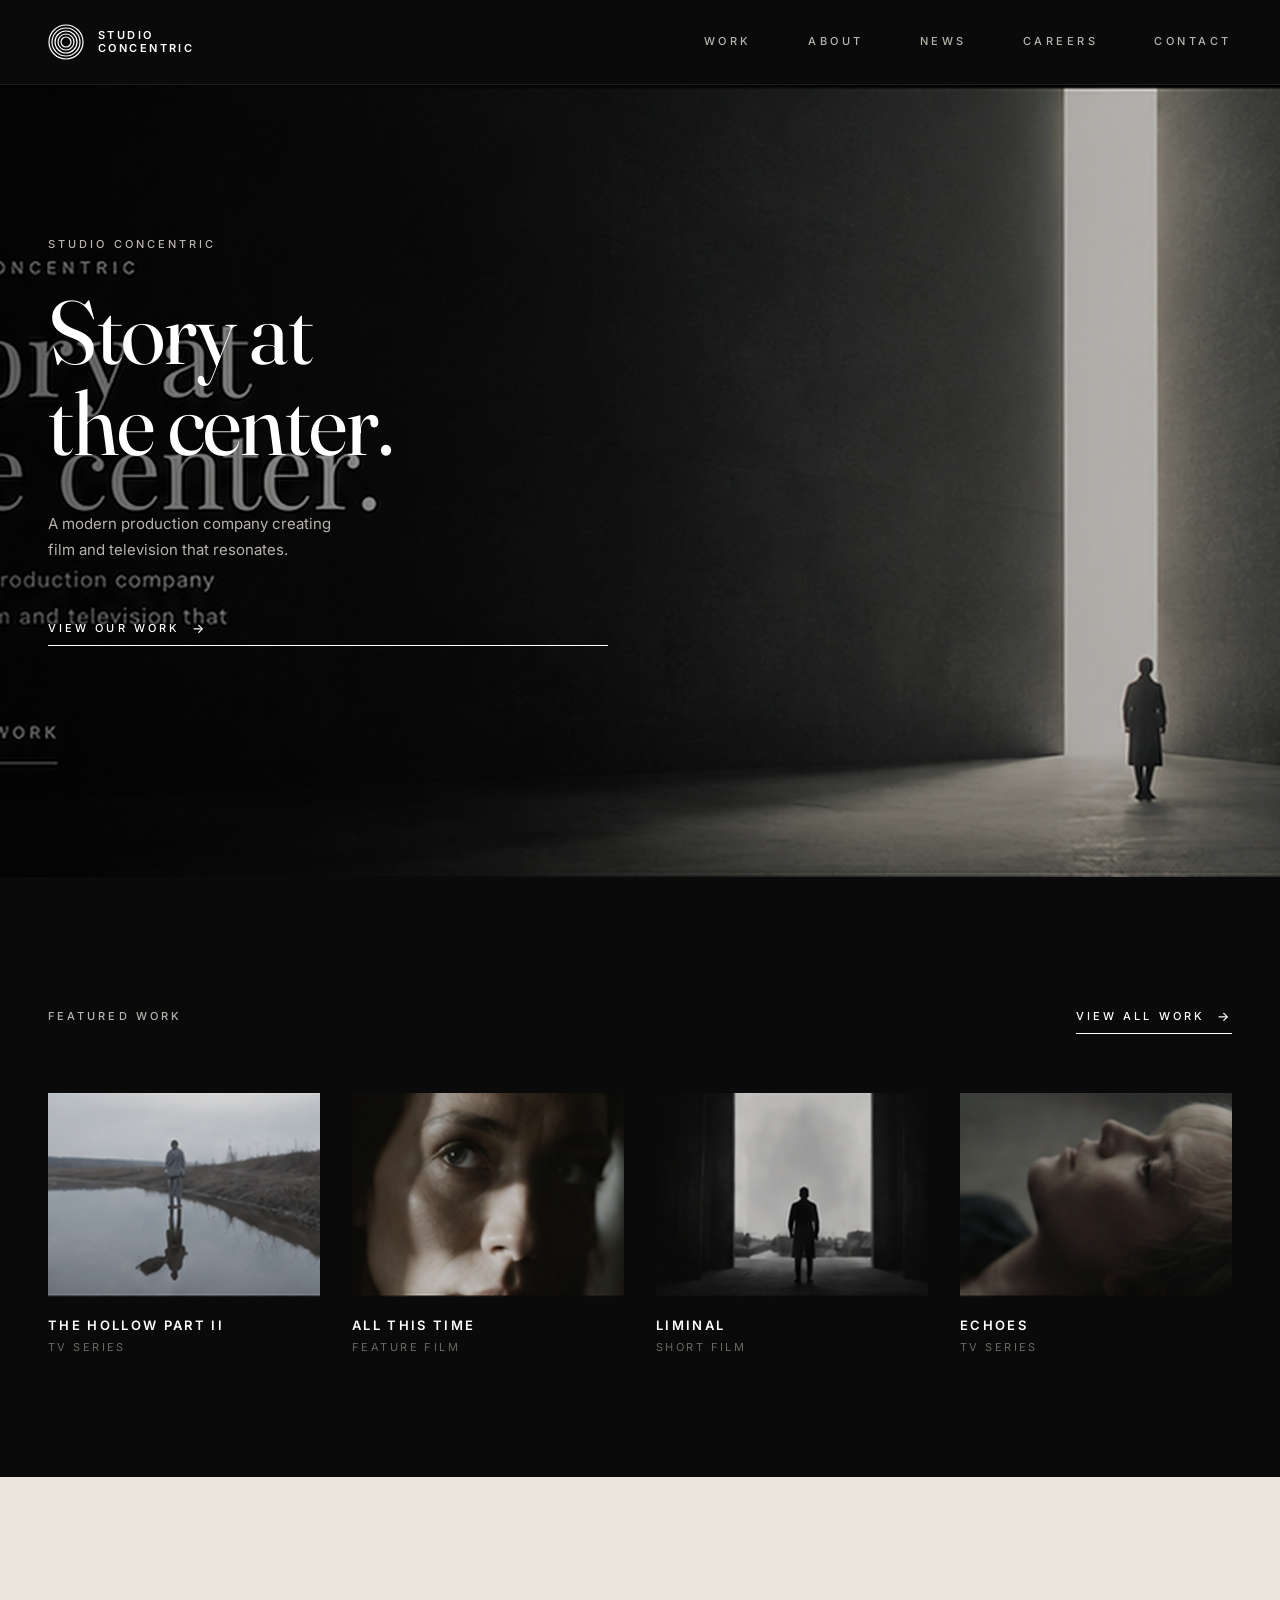
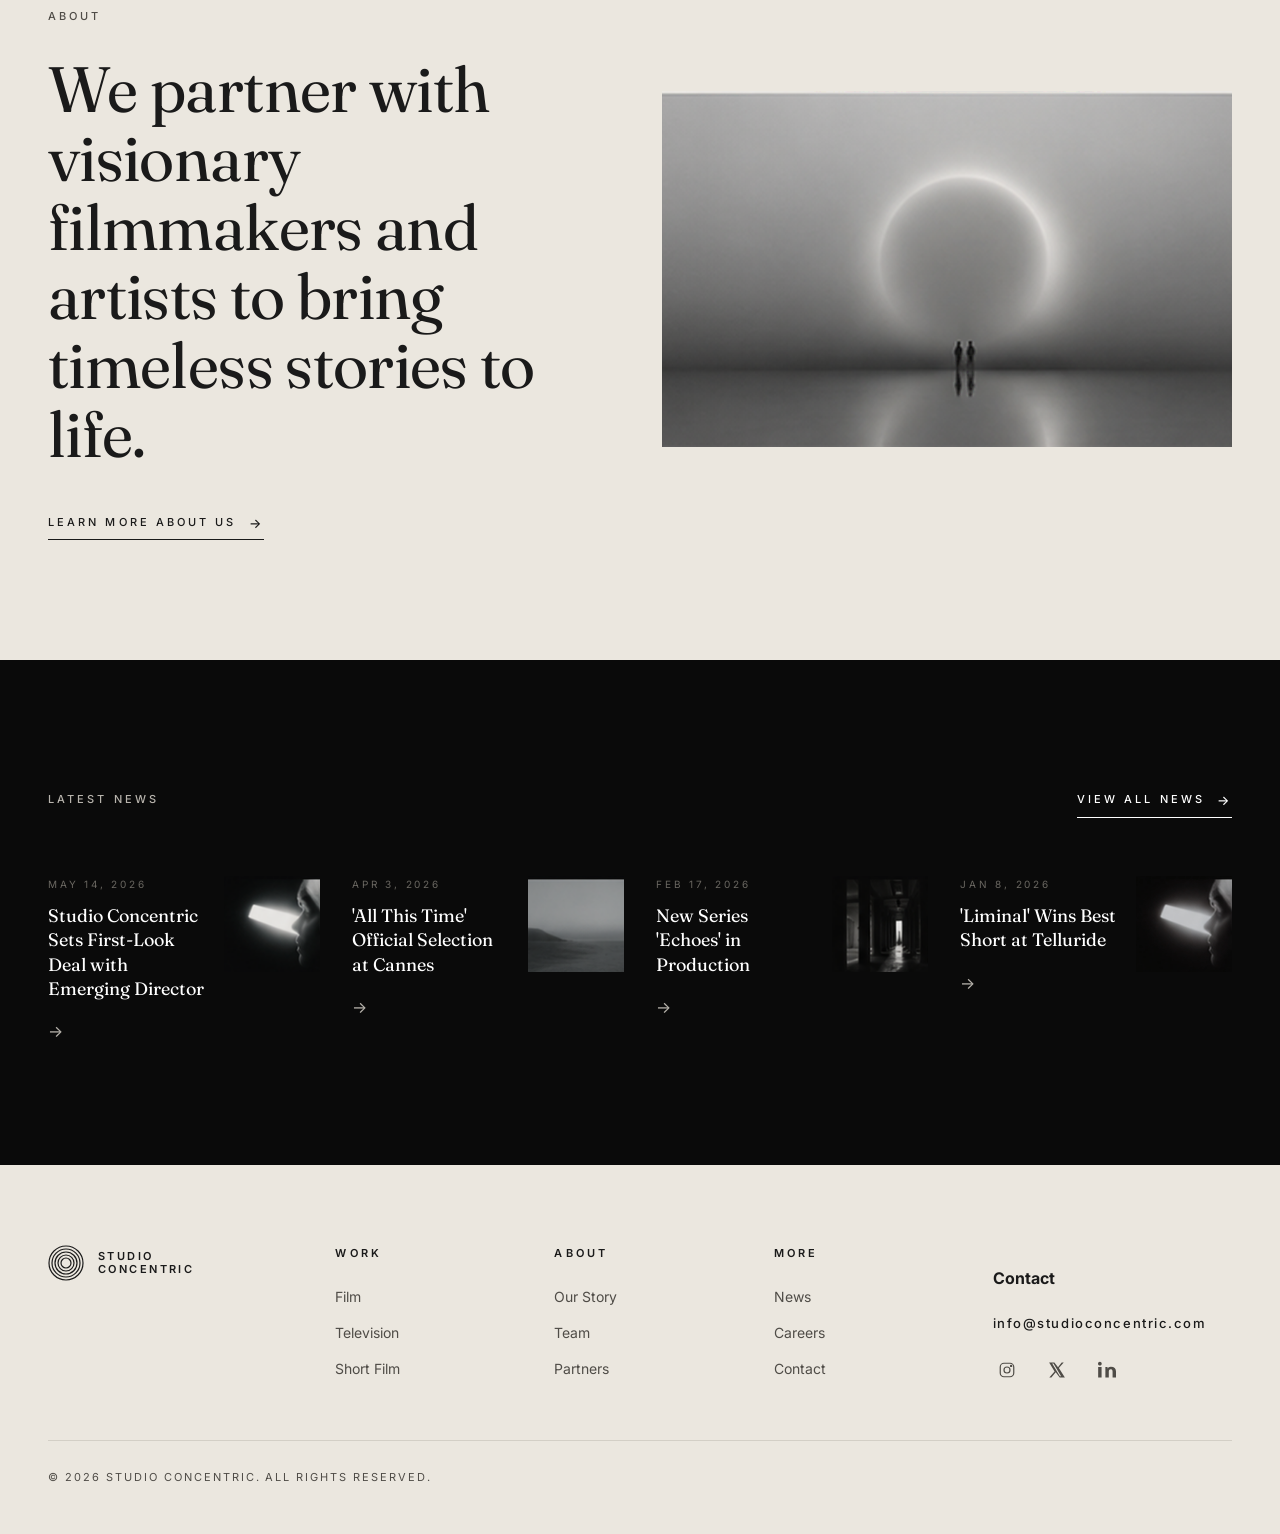
<file: index.html>
<!DOCTYPE html>
<html lang="en">
<head>
  <meta charset="utf-8">
  <meta name="viewport" content="width=device-width, initial-scale=1">
  <title>Studio Concentric — Story at the center.</title>
  <meta name="description" content="Studio Concentric is a modern production company creating film and television that resonates. Story-first work with visionary filmmakers and artists.">
  <link rel="canonical" href="https://www.studioconcentric.com/">
  <link rel="preconnect" href="https://fonts.googleapis.com">
  <link rel="preconnect" href="https://fonts.gstatic.com" crossorigin>
  <link href="https://fonts.googleapis.com/css2?family=Fraunces:opsz,wght@9..144,300;9..144,400;9..144,500&family=Inter:wght@400;500;600&display=swap" rel="stylesheet">
  <link rel="stylesheet" href="styles.css?v=2">
  <link rel="stylesheet" href="images/_placeholders.css?v=2">

  <meta property="og:type" content="website">
  <meta property="og:url" content="https://www.studioconcentric.com/">
  <meta property="og:title" content="Studio Concentric — Story at the center.">
  <meta property="og:description" content="A modern production company creating film and television that resonates.">
  <meta name="twitter:card" content="summary_large_image">
  <script type="application/ld+json">
  {
    "@context": "https://schema.org",
    "@type": "Organization",
    "name": "Studio Concentric",
    "alternateName": "Studio Concentric Productions",
    "url": "https://www.studioconcentric.com/",
    "logo": "https://www.studioconcentric.com/images/logo.png",
    "description": "A modern production company creating film and television that resonates. Story-first work with visionary filmmakers and artists.",
    "email": "info@studioconcentric.com",
    "foundingDate": "2024",
    "sameAs": [
      "https://www.instagram.com/",
      "https://www.linkedin.com/",
      "https://x.com/"
    ],
    "knowsAbout": [
      "Film Production",
      "Television Production",
      "Short Film",
      "Documentary",
      "Creative Direction",
      "Story Development"
    ]
  }
  </script>
  <script type="application/ld+json">
  {
    "@context": "https://schema.org",
    "@type": "WebSite",
    "url": "https://www.studioconcentric.com/",
    "name": "Studio Concentric",
    "description": "A modern production company creating film and television that resonates.",
    "publisher": {
      "@type": "Organization",
      "name": "Studio Concentric"
    }
  }
  </script>
</head>
<body>

<header class="site-header">
  <div class="wrap">
    <a href="index.html" class="brand" aria-label="Studio Concentric — home">
      <svg class="brand-mark" viewBox="0 0 36 36" aria-hidden="true">
        <circle cx="18" cy="18" r="17"/>
        <circle cx="18" cy="18" r="14"/>
        <circle cx="18" cy="18" r="11"/>
        <circle cx="18" cy="18" r="8"/>
        <circle cx="18" cy="18" r="5"/>
      </svg>
      <span class="brand-word"><span>Studio</span><span>Concentric</span></span>
    </a>
    <nav class="nav" id="primary-nav">
      <a href="work.html">Work</a>
      <a href="about.html">About</a>
      <a href="news.html">News</a>
      <a href="careers.html">Careers</a>
      <a href="contact.html">Contact</a>
    </nav>
    <button class="nav-toggle" aria-controls="primary-nav" aria-expanded="false" onclick="this.setAttribute('aria-expanded', this.getAttribute('aria-expanded')==='true'?'false':'true'); document.getElementById('primary-nav').classList.toggle('is-open')">Menu</button>
  </div>
</header>

<!-- HERO -->
<section class="hero">
  <div class="hero__media ph-hero" aria-hidden="true"></div>
  <div class="hero__inner">
    <p class="eyebrow hero__eyebrow">Studio Concentric</p>
    <h1 class="h-display hero__title">Story at<br>the center.</h1>
    <p class="lead hero__lead">A modern production company creating film and television that resonates.</p>
    <a href="work.html" class="link-cta link-cta--arrow">View our work</a>
  </div>
</section>

<!-- FEATURED WORK -->
<section class="section bg-ink">
  <div class="wrap">
    <div class="section-head">
      <p class="eyebrow">Featured Work</p>
      <a href="work.html" class="link-cta link-cta--arrow">View all work</a>
    </div>
    <div class="work-grid">
      <a class="work-card" href="work/the-hollow.html">
        <div class="work-card__media ph-card-1"></div>
        <h3 class="work-card__title">The Hollow Part II</h3>
        <p class="work-card__meta">TV Series</p>
      </a>
      <a class="work-card" href="work/all-this-time.html">
        <div class="work-card__media ph-card-2"></div>
        <h3 class="work-card__title">All This Time</h3>
        <p class="work-card__meta">Feature Film</p>
      </a>
      <a class="work-card" href="work/liminal.html">
        <div class="work-card__media ph-card-3"></div>
        <h3 class="work-card__title">Liminal</h3>
        <p class="work-card__meta">Short Film</p>
      </a>
      <a class="work-card" href="work/echoes.html">
        <div class="work-card__media ph-card-4"></div>
        <h3 class="work-card__title">Echoes</h3>
        <p class="work-card__meta">TV Series</p>
      </a>
    </div>
  </div>
</section>

<!-- ABOUT SPLIT -->
<section class="section bg-bone">
  <div class="wrap">
    <div class="split">
      <div>
        <p class="eyebrow" style="margin-bottom: 28px;">About</p>
        <h2 class="h1" style="margin-bottom: 40px;">We partner with visionary filmmakers and artists to bring timeless stories to life.</h2>
        <a href="about.html" class="link-cta link-cta--arrow">Learn more about us</a>
      </div>
      <div class="split__media ph-about" aria-hidden="true"></div>
    </div>
  </div>
</section>

<!-- LATEST NEWS -->
<section class="section bg-ink">
  <div class="wrap">
    <div class="section-head">
      <p class="eyebrow">Latest News</p>
      <a href="news.html" class="link-cta link-cta--arrow">View all news</a>
    </div>
    <div class="news-grid">
      <a class="news-card" href="news/first-look-deal.html">
        <div>
          <p class="news-card__date">May 14, 2026</p>
          <h3 class="news-card__title">Studio Concentric Sets First-Look Deal with Emerging Director</h3>
          <span class="news-card__arrow">→</span>
        </div>
        <div class="news-card__thumb ph-news-1"></div>
      </a>
      <a class="news-card" href="news/all-this-time-cannes.html">
        <div>
          <p class="news-card__date">Apr 3, 2026</p>
          <h3 class="news-card__title">'All This Time' Official Selection at Cannes</h3>
          <span class="news-card__arrow">→</span>
        </div>
        <div class="news-card__thumb ph-news-2"></div>
      </a>
      <a class="news-card" href="news/echoes-in-production.html">
        <div>
          <p class="news-card__date">Feb 17, 2026</p>
          <h3 class="news-card__title">New Series 'Echoes' in Production</h3>
          <span class="news-card__arrow">→</span>
        </div>
        <div class="news-card__thumb ph-news-3"></div>
      </a>
      <a class="news-card" href="news/liminal-premiere.html">
        <div>
          <p class="news-card__date">Jan 8, 2026</p>
          <h3 class="news-card__title">'Liminal' Wins Best Short at Telluride</h3>
          <span class="news-card__arrow">→</span>
        </div>
        <div class="news-card__thumb ph-news-4"></div>
      </a>
    </div>
  </div>
</section>

<!-- FOOTER -->
<footer class="site-footer">
  <div class="wrap">
    <div class="footer-grid">
      <div class="footer-brand">
        <a href="index.html" class="brand" aria-label="Studio Concentric — home">
          <svg class="brand-mark" viewBox="0 0 36 36" aria-hidden="true">
            <circle cx="18" cy="18" r="17"/>
            <circle cx="18" cy="18" r="14"/>
            <circle cx="18" cy="18" r="11"/>
            <circle cx="18" cy="18" r="8"/>
            <circle cx="18" cy="18" r="5"/>
          </svg>
          <span class="brand-word"><span>Studio</span><span>Concentric</span></span>
        </a>
      </div>
      <div class="footer-col">
        <h4>Work</h4>
        <ul>
          <li><a href="work.html?cat=film">Film</a></li>
          <li><a href="work.html?cat=television">Television</a></li>
          <li><a href="work.html?cat=short-film">Short Film</a></li>
        </ul>
      </div>
      <div class="footer-col">
        <h4>About</h4>
        <ul>
          <li><a href="about.html#story">Our Story</a></li>
          <li><a href="about.html#team">Team</a></li>
          <li><a href="about.html#partners">Partners</a></li>
        </ul>
      </div>
      <div class="footer-col">
        <h4>More</h4>
        <ul>
          <li><a href="news.html">News</a></li>
          <li><a href="careers.html">Careers</a></li>
          <li><a href="contact.html">Contact</a></li>
        </ul>
      </div>
      <div class="footer-contact">
        <h4>Contact</h4>
        <p class="email"><a href="mailto:info@studioconcentric.com">info@studioconcentric.com</a></p>
        <div class="socials">
          <a href="https://www.instagram.com/" aria-label="Instagram" target="_blank" rel="noopener">
            <svg viewBox="0 0 24 24" fill="none" stroke="currentColor" stroke-width="1.6" stroke-linecap="round" stroke-linejoin="round"><rect x="3" y="3" width="18" height="18" rx="5"/><circle cx="12" cy="12" r="4"/><circle cx="17.5" cy="6.5" r=".8" fill="currentColor"/></svg>
          </a>
          <a href="https://x.com/" aria-label="X" target="_blank" rel="noopener">
            <svg viewBox="0 0 24 24" fill="currentColor"><path d="M18.244 2H21l-6.52 7.46L22.5 22h-6.875l-5.39-7.07L4.5 22H1.74l7.01-8.01L1.5 2h6.99l4.87 6.45L18.244 2zm-2.41 18.4h1.62L7.27 3.46H5.55L15.834 20.4z"/></svg>
          </a>
          <a href="https://www.linkedin.com/" aria-label="LinkedIn" target="_blank" rel="noopener">
            <svg viewBox="0 0 24 24" fill="currentColor"><path d="M4.98 3.5C4.98 4.88 3.87 6 2.5 6S0 4.88 0 3.5 1.13 1 2.5 1s2.48 1.12 2.48 2.5zM.22 8h4.56v14H.22V8zM8.34 8h4.37v1.92h.06c.61-1.16 2.1-2.38 4.33-2.38C21.74 7.54 24 10 24 14.07V22h-4.56v-7.04c0-1.68-.03-3.84-2.34-3.84-2.34 0-2.7 1.83-2.7 3.72V22H9.84V8h-1.5z"/></svg>
          </a>
        </div>
      </div>
    </div>
    <div class="footer-bottom">
      © 2026 Studio Concentric. All rights reserved.
    </div>
  </div>
</footer>

</body>
</html>
</file>
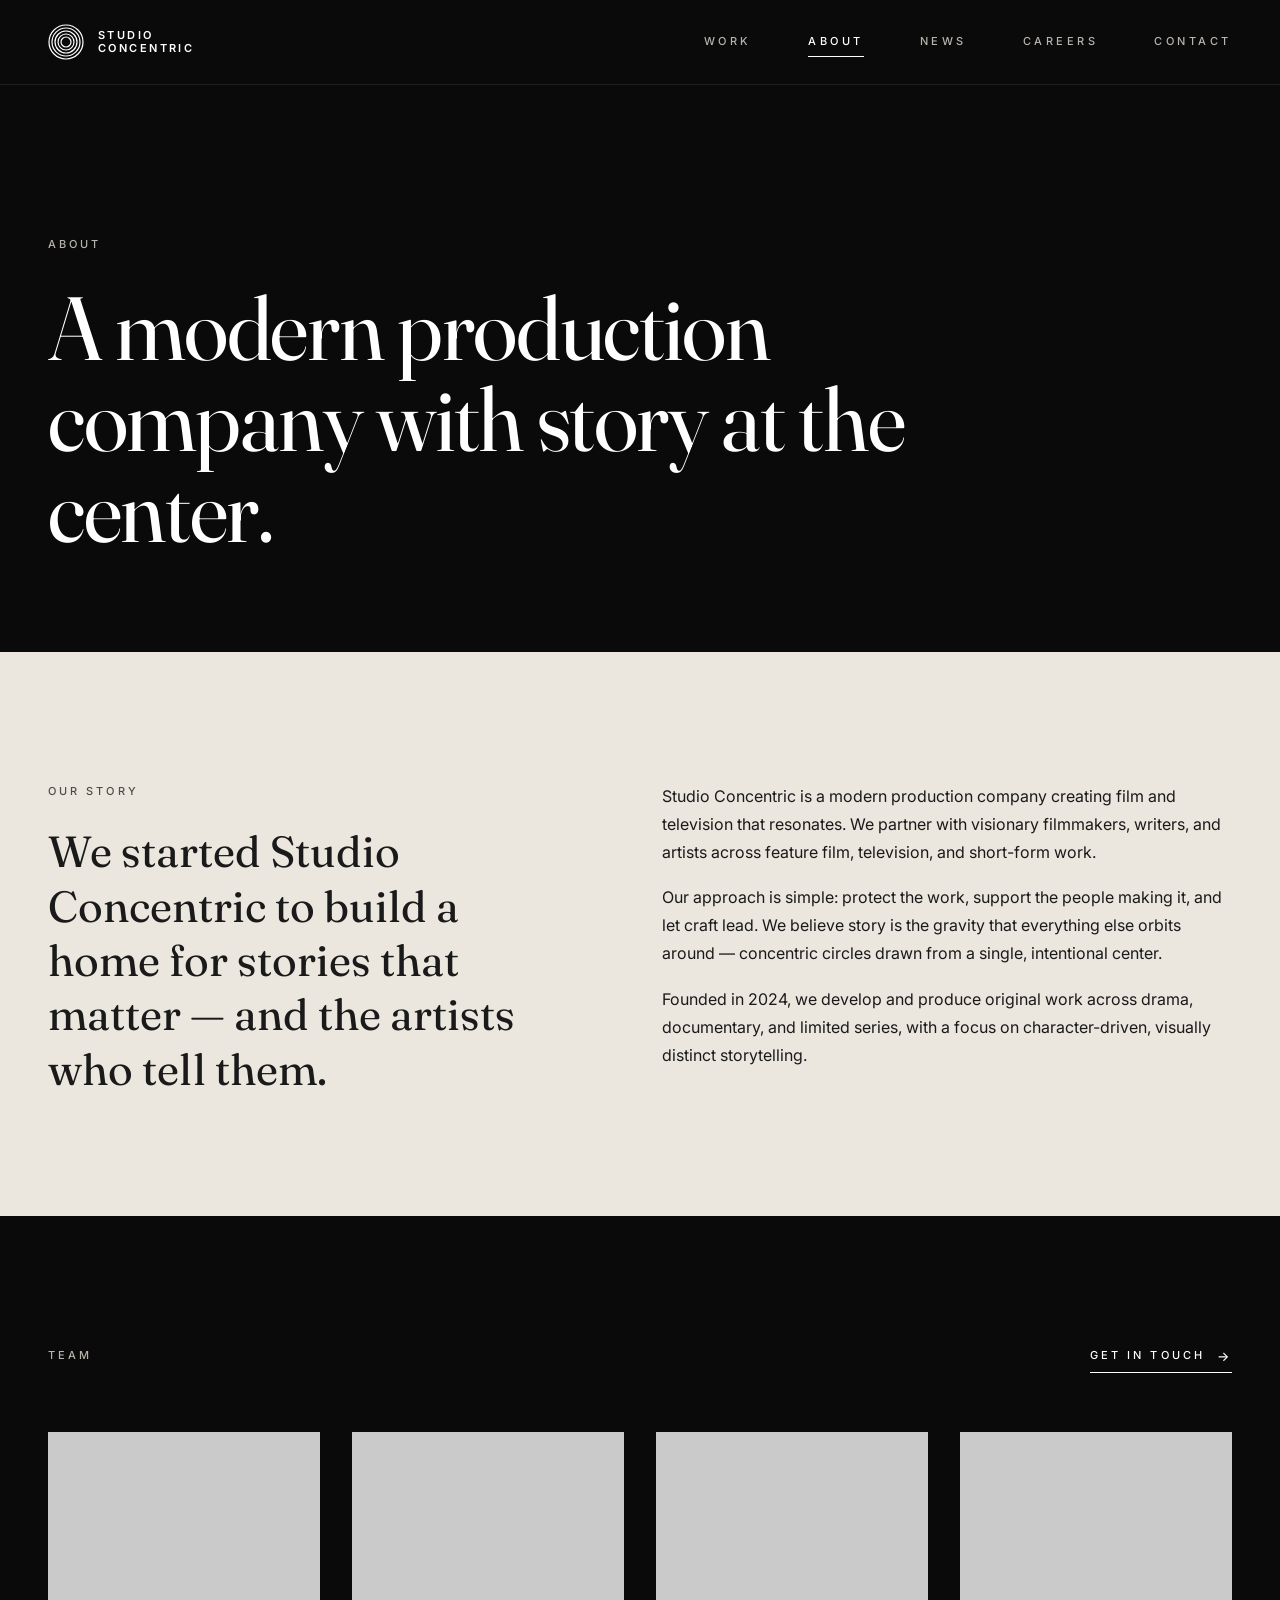
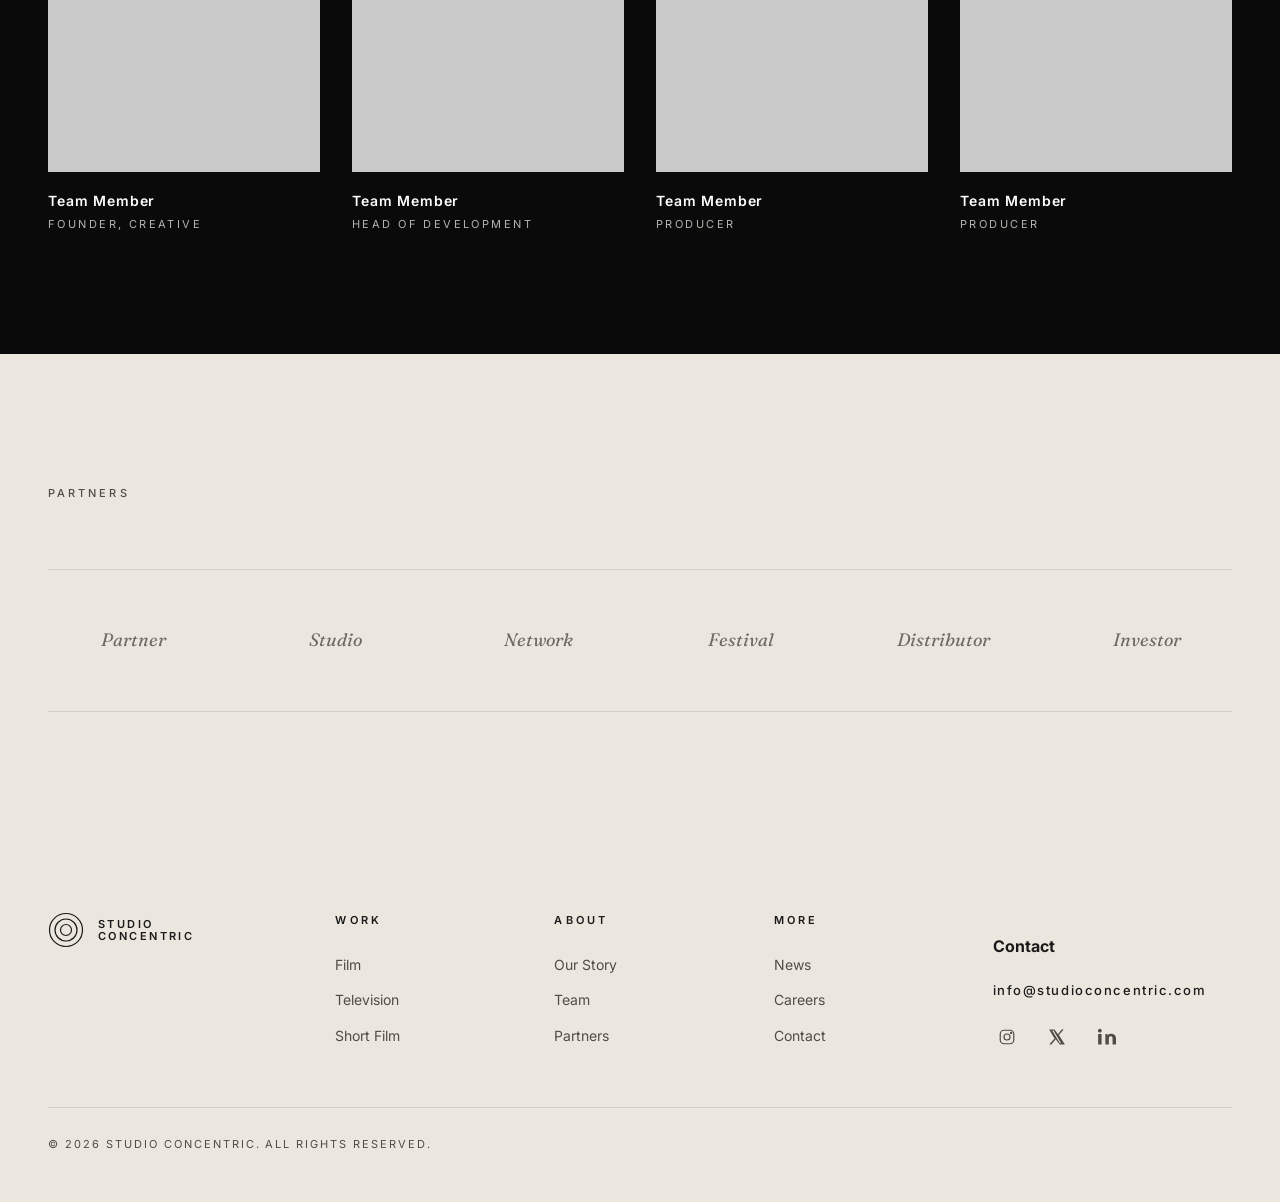
<file: about.html>
<!DOCTYPE html>
<html lang="en">
<head>
  <meta charset="utf-8">
  <meta name="viewport" content="width=device-width, initial-scale=1">
  <title>About — Studio Concentric</title>
  <meta name="description" content="Studio Concentric is a modern production company creating film and television that resonates.">
  <link rel="canonical" href="https://www.studioconcentric.com/about.html">
  <link rel="preconnect" href="https://fonts.googleapis.com">
  <link rel="preconnect" href="https://fonts.gstatic.com" crossorigin>
  <link href="https://fonts.googleapis.com/css2?family=Fraunces:opsz,wght@9..144,300;9..144,400;9..144,500&family=Inter:wght@400;500;600&display=swap" rel="stylesheet">
  <link rel="stylesheet" href="styles.css">
  <link rel="stylesheet" href="images/_placeholders.css">
  <meta property="og:type" content="website">
  <meta property="og:url" content="https://www.studioconcentric.com/about.html">
  <meta property="og:title" content="About — Studio Concentric">
  <meta property="og:description" content="Studio Concentric is a modern production company creating film and television that resonates.">
  <meta name="twitter:card" content="summary_large_image">
</head>
<body>
<header class="site-header">
  <div class="wrap">
    <a href="index.html" class="brand" aria-label="Studio Concentric — home">
      <svg class="brand-mark" viewBox="0 0 36 36" aria-hidden="true">
        <circle cx="18" cy="18" r="17"/>
        <circle cx="18" cy="18" r="14"/>
        <circle cx="18" cy="18" r="11"/>
        <circle cx="18" cy="18" r="8"/>
        <circle cx="18" cy="18" r="5"/>
      </svg>
      <span class="brand-word"><span>Studio</span><span>Concentric</span></span>
    </a>
    <nav class="nav" id="primary-nav">
      <a href="work.html">Work</a>
      <a href="about.html" class="active">About</a>
      <a href="news.html">News</a>
      <a href="careers.html">Careers</a>
      <a href="contact.html">Contact</a>
    </nav>
    <button class="nav-toggle" aria-controls="primary-nav" aria-expanded="false" onclick="this.setAttribute('aria-expanded', this.getAttribute('aria-expanded')==='true'?'false':'true'); document.getElementById('primary-nav').classList.toggle('is-open')">Menu</button>
  </div>
</header>

<section class="page-hero">
  <div class="wrap">
    <p class="eyebrow">About</p>
    <h1 class="h-display page-hero__title">A modern production company with story at the center.</h1>
  </div>
</section>

<section class="section bg-bone" id="story">
  <div class="wrap">
    <div class="split">
      <div>
        <p class="eyebrow" style="margin-bottom: 24px;">Our Story</p>
        <p class="intro-quote">We started Studio Concentric to build a home for stories that matter — and the artists who tell them.</p>
      </div>
      <div class="prose">
        <p>Studio Concentric is a modern production company creating film and television that resonates. We partner with visionary filmmakers, writers, and artists across feature film, television, and short-form work.</p>
        <p>Our approach is simple: protect the work, support the people making it, and let craft lead. We believe story is the gravity that everything else orbits around — concentric circles drawn from a single, intentional center.</p>
        <p>Founded in 2024, we develop and produce original work across drama, documentary, and limited series, with a focus on character-driven, visually distinct storytelling.</p>
      </div>
    </div>
  </div>
</section>

<section class="section bg-ink" id="team">
  <div class="wrap">
    <div class="section-head">
      <p class="eyebrow">Team</p>
      <a href="contact.html" class="link-cta link-cta--arrow">Get in touch</a>
    </div>
    <div class="team-grid">
      <div class="team-card">
        <div class="team-card__media"></div>
        <h3 class="team-card__name" style="color: var(--text);">Team Member</h3>
        <p class="team-card__role" style="color: var(--text-2);">Founder, Creative</p>
      </div>
      <div class="team-card">
        <div class="team-card__media"></div>
        <h3 class="team-card__name" style="color: var(--text);">Team Member</h3>
        <p class="team-card__role" style="color: var(--text-2);">Head of Development</p>
      </div>
      <div class="team-card">
        <div class="team-card__media"></div>
        <h3 class="team-card__name" style="color: var(--text);">Team Member</h3>
        <p class="team-card__role" style="color: var(--text-2);">Producer</p>
      </div>
      <div class="team-card">
        <div class="team-card__media"></div>
        <h3 class="team-card__name" style="color: var(--text);">Team Member</h3>
        <p class="team-card__role" style="color: var(--text-2);">Producer</p>
      </div>
    </div>
  </div>
</section>

<section class="section bg-bone" id="partners">
  <div class="wrap">
    <div class="section-head">
      <p class="eyebrow">Partners</p>
    </div>
    <div class="partner-marquee">
      <div class="partner">Partner</div>
      <div class="partner">Studio</div>
      <div class="partner">Network</div>
      <div class="partner">Festival</div>
      <div class="partner">Distributor</div>
      <div class="partner">Investor</div>
    </div>
  </div>
</section>

<footer class="site-footer">
  <div class="wrap">
    <div class="footer-grid">
      <div class="footer-brand">
        <a href="index.html" class="brand" aria-label="Studio Concentric — home">
          <svg class="brand-mark" viewBox="0 0 36 36" aria-hidden="true">
            <circle cx="18" cy="18" r="16.5"/>
            <circle cx="18" cy="18" r="11"/>
            <circle cx="18" cy="18" r="5.5"/>
          </svg>
          <span class="brand-word"><span>Studio</span><span>Concentric</span></span>
        </a>
      </div>
      <div class="footer-col">
        <h4>Work</h4>
        <ul>
          <li><a href="work.html?cat=film">Film</a></li>
          <li><a href="work.html?cat=television">Television</a></li>
          <li><a href="work.html?cat=short-film">Short Film</a></li>
        </ul>
      </div>
      <div class="footer-col">
        <h4>About</h4>
        <ul>
          <li><a href="about.html#story">Our Story</a></li>
          <li><a href="about.html#team">Team</a></li>
          <li><a href="about.html#partners">Partners</a></li>
        </ul>
      </div>
      <div class="footer-col">
        <h4>More</h4>
        <ul>
          <li><a href="news.html">News</a></li>
          <li><a href="careers.html">Careers</a></li>
          <li><a href="contact.html">Contact</a></li>
        </ul>
      </div>
      <div class="footer-contact">
        <h4>Contact</h4>
        <p class="email"><a href="mailto:info@studioconcentric.com">info@studioconcentric.com</a></p>
        <div class="socials">
          <a href="https://www.instagram.com/" aria-label="Instagram" target="_blank" rel="noopener">
            <svg viewBox="0 0 24 24" fill="none" stroke="currentColor" stroke-width="1.6" stroke-linecap="round" stroke-linejoin="round"><rect x="3" y="3" width="18" height="18" rx="5"/><circle cx="12" cy="12" r="4"/><circle cx="17.5" cy="6.5" r=".8" fill="currentColor"/></svg>
          </a>
          <a href="https://x.com/" aria-label="X" target="_blank" rel="noopener">
            <svg viewBox="0 0 24 24" fill="currentColor"><path d="M18.244 2H21l-6.52 7.46L22.5 22h-6.875l-5.39-7.07L4.5 22H1.74l7.01-8.01L1.5 2h6.99l4.87 6.45L18.244 2zm-2.41 18.4h1.62L7.27 3.46H5.55L15.834 20.4z"/></svg>
          </a>
          <a href="https://www.linkedin.com/" aria-label="LinkedIn" target="_blank" rel="noopener">
            <svg viewBox="0 0 24 24" fill="currentColor"><path d="M4.98 3.5C4.98 4.88 3.87 6 2.5 6S0 4.88 0 3.5 1.13 1 2.5 1s2.48 1.12 2.48 2.5zM.22 8h4.56v14H.22V8zM8.34 8h4.37v1.92h.06c.61-1.16 2.1-2.38 4.33-2.38C21.74 7.54 24 10 24 14.07V22h-4.56v-7.04c0-1.68-.03-3.84-2.34-3.84-2.34 0-2.7 1.83-2.7 3.72V22H9.84V8h-1.5z"/></svg>
          </a>
        </div>
      </div>
    </div>
    <div class="footer-bottom">
      © 2026 Studio Concentric. All rights reserved.
    </div>
  </div>
</footer>

</body>
</html>
</file>
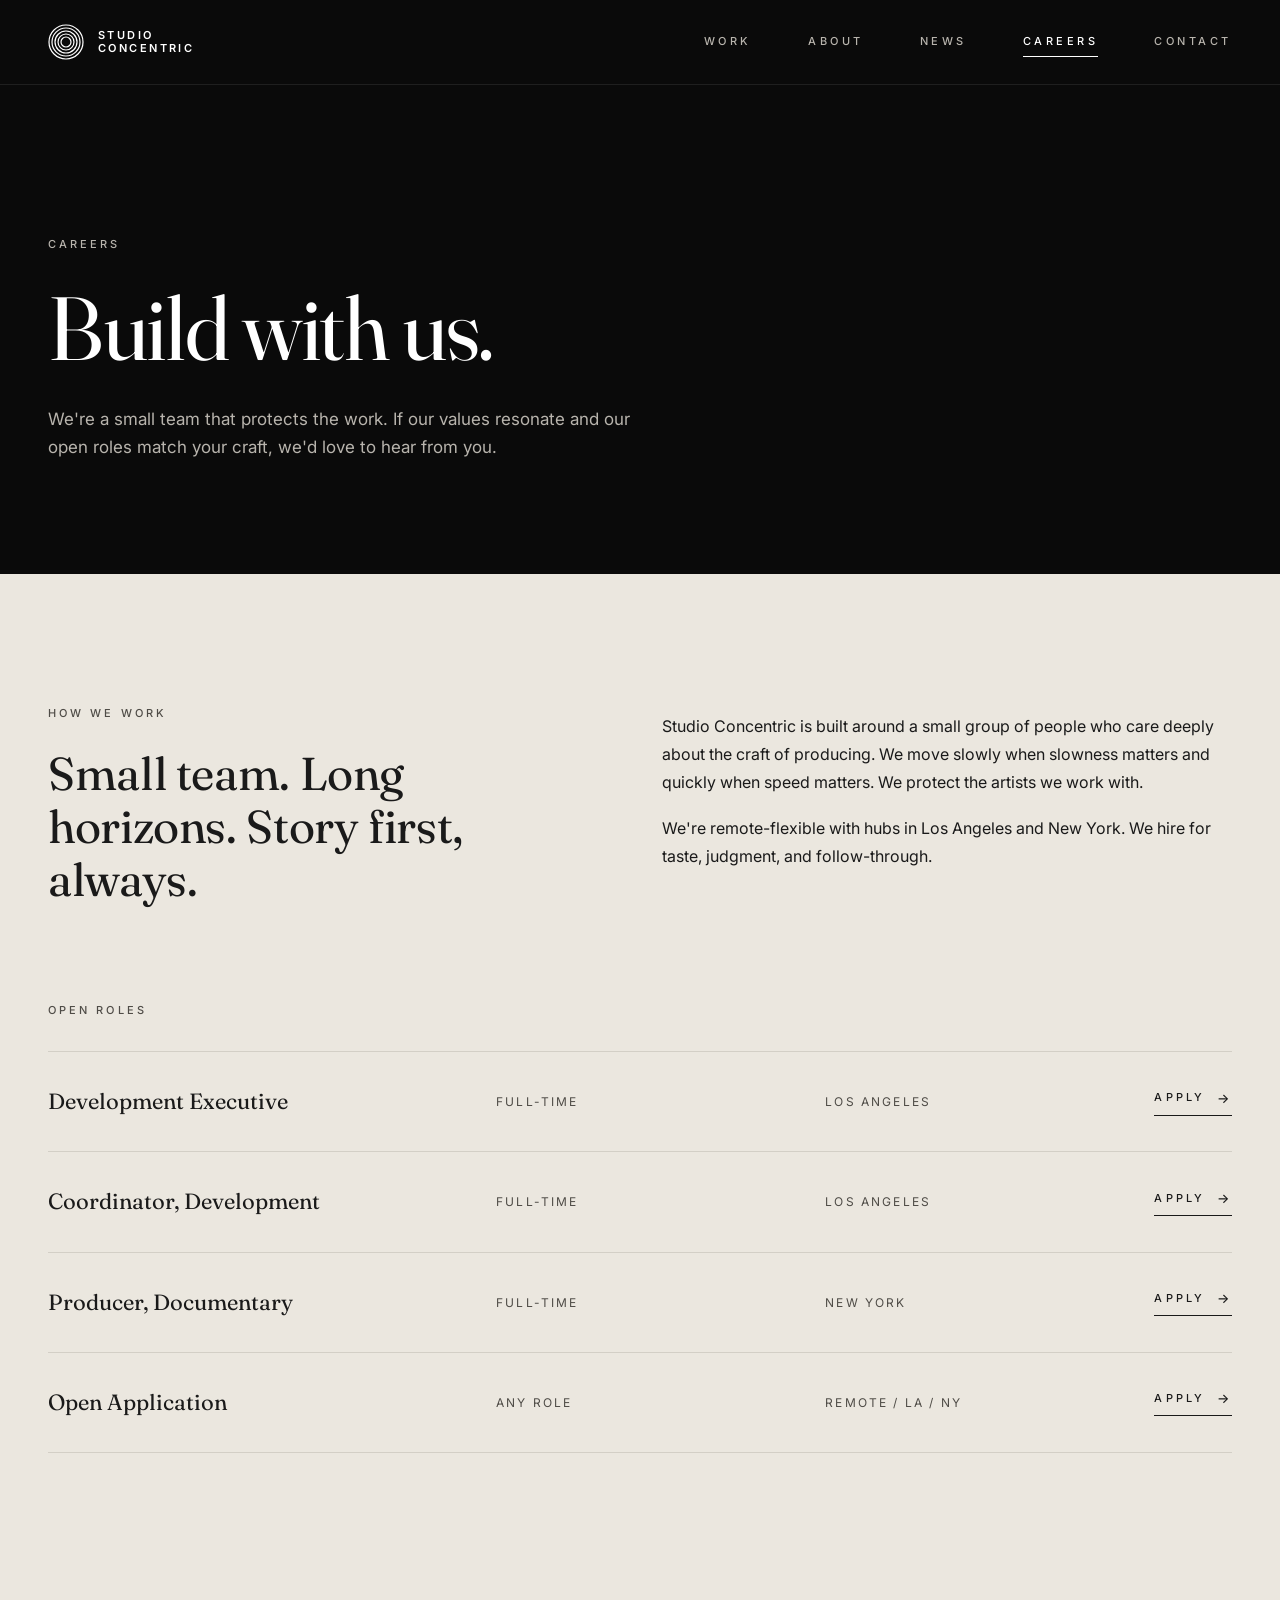
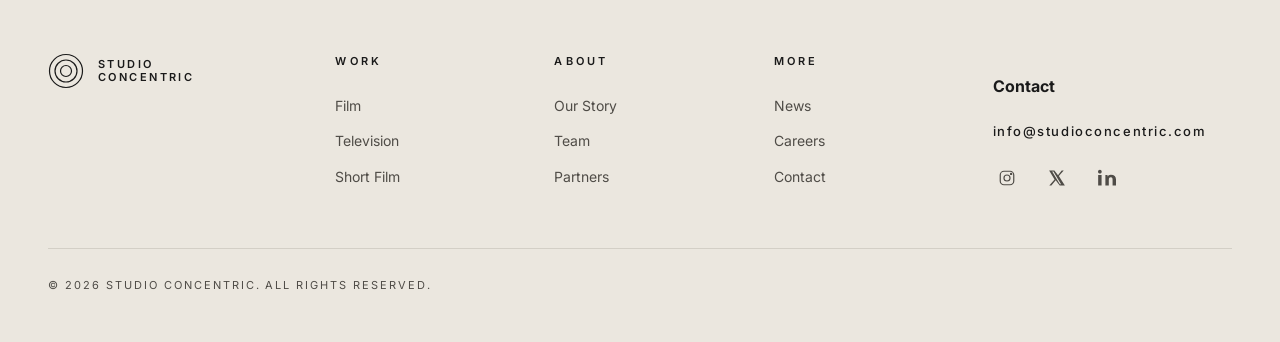
<file: careers.html>
<!DOCTYPE html>
<html lang="en">
<head>
  <meta charset="utf-8">
  <meta name="viewport" content="width=device-width, initial-scale=1">
  <title>Careers — Studio Concentric</title>
  <meta name="description" content="Open roles at Studio Concentric. Build with a small team that protects the work.">
  <link rel="canonical" href="https://www.studioconcentric.com/careers.html">
  <link rel="preconnect" href="https://fonts.googleapis.com">
  <link rel="preconnect" href="https://fonts.gstatic.com" crossorigin>
  <link href="https://fonts.googleapis.com/css2?family=Fraunces:opsz,wght@9..144,300;9..144,400;9..144,500&family=Inter:wght@400;500;600&display=swap" rel="stylesheet">
  <link rel="stylesheet" href="styles.css">
  <link rel="stylesheet" href="images/_placeholders.css">
  <meta property="og:type" content="website">
  <meta property="og:url" content="https://www.studioconcentric.com/careers.html">
  <meta property="og:title" content="Careers — Studio Concentric">
  <meta property="og:description" content="Open roles at Studio Concentric. Build with a small team that protects the work.">
  <meta name="twitter:card" content="summary_large_image">
</head>
<body>
<header class="site-header">
  <div class="wrap">
    <a href="index.html" class="brand" aria-label="Studio Concentric — home">
      <svg class="brand-mark" viewBox="0 0 36 36" aria-hidden="true">
        <circle cx="18" cy="18" r="17"/>
        <circle cx="18" cy="18" r="14"/>
        <circle cx="18" cy="18" r="11"/>
        <circle cx="18" cy="18" r="8"/>
        <circle cx="18" cy="18" r="5"/>
      </svg>
      <span class="brand-word"><span>Studio</span><span>Concentric</span></span>
    </a>
    <nav class="nav" id="primary-nav">
      <a href="work.html">Work</a>
      <a href="about.html">About</a>
      <a href="news.html">News</a>
      <a href="careers.html" class="active">Careers</a>
      <a href="contact.html">Contact</a>
    </nav>
    <button class="nav-toggle" aria-controls="primary-nav" aria-expanded="false" onclick="this.setAttribute('aria-expanded', this.getAttribute('aria-expanded')==='true'?'false':'true'); document.getElementById('primary-nav').classList.toggle('is-open')">Menu</button>
  </div>
</header>

<section class="page-hero">
  <div class="wrap">
    <p class="eyebrow">Careers</p>
    <h1 class="h-display page-hero__title">Build with us.</h1>
    <p class="page-hero__lead">We're a small team that protects the work. If our values resonate and our open roles match your craft, we'd love to hear from you.</p>
  </div>
</section>

<section class="section bg-bone">
  <div class="wrap">
    <div class="split" style="margin-bottom: 96px;">
      <div>
        <p class="eyebrow" style="margin-bottom: 24px;">How we work</p>
        <h2 class="h2">Small team. Long horizons. Story first, always.</h2>
      </div>
      <div class="prose">
        <p>Studio Concentric is built around a small group of people who care deeply about the craft of producing. We move slowly when slowness matters and quickly when speed matters. We protect the artists we work with.</p>
        <p>We're remote-flexible with hubs in Los Angeles and New York. We hire for taste, judgment, and follow-through.</p>
      </div>
    </div>

    <p class="eyebrow" style="margin-bottom: 32px;">Open Roles</p>
    <div class="roles">
      <div class="role">
        <h3 class="role__title">Development Executive</h3>
        <p class="role__meta">Full-time</p>
        <p class="role__meta">Los Angeles</p>
        <a href="contact.html?role=development-executive" class="link-cta link-cta--arrow">Apply</a>
      </div>
      <div class="role">
        <h3 class="role__title">Coordinator, Development</h3>
        <p class="role__meta">Full-time</p>
        <p class="role__meta">Los Angeles</p>
        <a href="contact.html?role=coordinator-development" class="link-cta link-cta--arrow">Apply</a>
      </div>
      <div class="role">
        <h3 class="role__title">Producer, Documentary</h3>
        <p class="role__meta">Full-time</p>
        <p class="role__meta">New York</p>
        <a href="contact.html?role=producer-documentary" class="link-cta link-cta--arrow">Apply</a>
      </div>
      <div class="role">
        <h3 class="role__title">Open Application</h3>
        <p class="role__meta">Any role</p>
        <p class="role__meta">Remote / LA / NY</p>
        <a href="contact.html?role=open" class="link-cta link-cta--arrow">Apply</a>
      </div>
    </div>
  </div>
</section>

<footer class="site-footer">
  <div class="wrap">
    <div class="footer-grid">
      <div class="footer-brand">
        <a href="index.html" class="brand" aria-label="Studio Concentric — home">
          <svg class="brand-mark" viewBox="0 0 36 36" aria-hidden="true">
            <circle cx="18" cy="18" r="16.5"/>
            <circle cx="18" cy="18" r="11"/>
            <circle cx="18" cy="18" r="5.5"/>
          </svg>
          <span class="brand-word"><span>Studio</span><span>Concentric</span></span>
        </a>
      </div>
      <div class="footer-col">
        <h4>Work</h4>
        <ul>
          <li><a href="work.html?cat=film">Film</a></li>
          <li><a href="work.html?cat=television">Television</a></li>
          <li><a href="work.html?cat=short-film">Short Film</a></li>
        </ul>
      </div>
      <div class="footer-col">
        <h4>About</h4>
        <ul>
          <li><a href="about.html#story">Our Story</a></li>
          <li><a href="about.html#team">Team</a></li>
          <li><a href="about.html#partners">Partners</a></li>
        </ul>
      </div>
      <div class="footer-col">
        <h4>More</h4>
        <ul>
          <li><a href="news.html">News</a></li>
          <li><a href="careers.html">Careers</a></li>
          <li><a href="contact.html">Contact</a></li>
        </ul>
      </div>
      <div class="footer-contact">
        <h4>Contact</h4>
        <p class="email"><a href="mailto:info@studioconcentric.com">info@studioconcentric.com</a></p>
        <div class="socials">
          <a href="https://www.instagram.com/" aria-label="Instagram" target="_blank" rel="noopener">
            <svg viewBox="0 0 24 24" fill="none" stroke="currentColor" stroke-width="1.6" stroke-linecap="round" stroke-linejoin="round"><rect x="3" y="3" width="18" height="18" rx="5"/><circle cx="12" cy="12" r="4"/><circle cx="17.5" cy="6.5" r=".8" fill="currentColor"/></svg>
          </a>
          <a href="https://x.com/" aria-label="X" target="_blank" rel="noopener">
            <svg viewBox="0 0 24 24" fill="currentColor"><path d="M18.244 2H21l-6.52 7.46L22.5 22h-6.875l-5.39-7.07L4.5 22H1.74l7.01-8.01L1.5 2h6.99l4.87 6.45L18.244 2zm-2.41 18.4h1.62L7.27 3.46H5.55L15.834 20.4z"/></svg>
          </a>
          <a href="https://www.linkedin.com/" aria-label="LinkedIn" target="_blank" rel="noopener">
            <svg viewBox="0 0 24 24" fill="currentColor"><path d="M4.98 3.5C4.98 4.88 3.87 6 2.5 6S0 4.88 0 3.5 1.13 1 2.5 1s2.48 1.12 2.48 2.5zM.22 8h4.56v14H.22V8zM8.34 8h4.37v1.92h.06c.61-1.16 2.1-2.38 4.33-2.38C21.74 7.54 24 10 24 14.07V22h-4.56v-7.04c0-1.68-.03-3.84-2.34-3.84-2.34 0-2.7 1.83-2.7 3.72V22H9.84V8h-1.5z"/></svg>
          </a>
        </div>
      </div>
    </div>
    <div class="footer-bottom">
      © 2026 Studio Concentric. All rights reserved.
    </div>
  </div>
</footer>

</body>
</html>
</file>
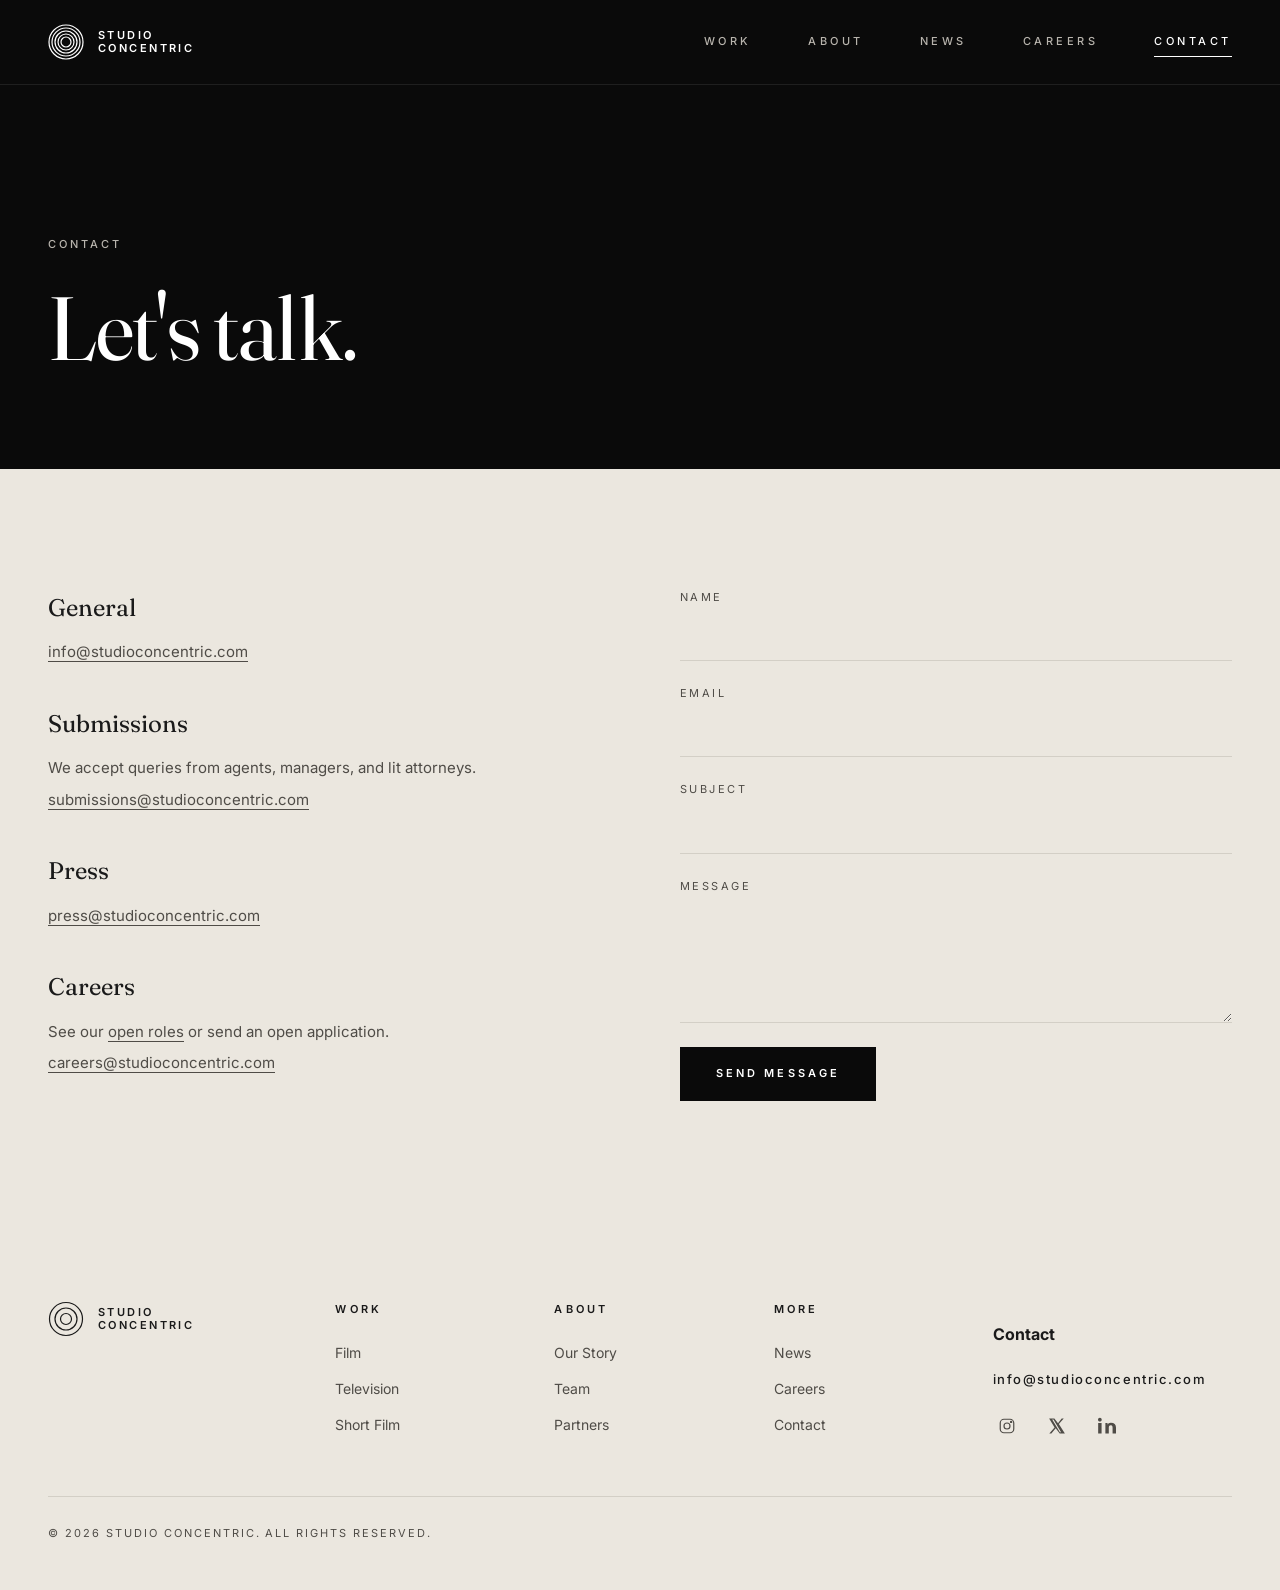
<file: contact.html>
<!DOCTYPE html>
<html lang="en">
<head>
  <meta charset="utf-8">
  <meta name="viewport" content="width=device-width, initial-scale=1">
  <title>Contact — Studio Concentric</title>
  <meta name="description" content="Get in touch with Studio Concentric. General, submissions, press, and careers contacts.">
  <link rel="canonical" href="https://www.studioconcentric.com/contact.html">
  <link rel="preconnect" href="https://fonts.googleapis.com">
  <link rel="preconnect" href="https://fonts.gstatic.com" crossorigin>
  <link href="https://fonts.googleapis.com/css2?family=Fraunces:opsz,wght@9..144,300;9..144,400;9..144,500&family=Inter:wght@400;500;600&display=swap" rel="stylesheet">
  <link rel="stylesheet" href="styles.css">
  <link rel="stylesheet" href="images/_placeholders.css">
  <meta property="og:type" content="website">
  <meta property="og:url" content="https://www.studioconcentric.com/contact.html">
  <meta property="og:title" content="Contact — Studio Concentric">
  <meta property="og:description" content="Get in touch with Studio Concentric. General, submissions, press, and careers contacts.">
  <meta name="twitter:card" content="summary_large_image">
</head>
<body>
<header class="site-header">
  <div class="wrap">
    <a href="index.html" class="brand" aria-label="Studio Concentric — home">
      <svg class="brand-mark" viewBox="0 0 36 36" aria-hidden="true">
        <circle cx="18" cy="18" r="17"/>
        <circle cx="18" cy="18" r="14"/>
        <circle cx="18" cy="18" r="11"/>
        <circle cx="18" cy="18" r="8"/>
        <circle cx="18" cy="18" r="5"/>
      </svg>
      <span class="brand-word"><span>Studio</span><span>Concentric</span></span>
    </a>
    <nav class="nav" id="primary-nav">
      <a href="work.html">Work</a>
      <a href="about.html">About</a>
      <a href="news.html">News</a>
      <a href="careers.html">Careers</a>
      <a href="contact.html" class="active">Contact</a>
    </nav>
    <button class="nav-toggle" aria-controls="primary-nav" aria-expanded="false" onclick="this.setAttribute('aria-expanded', this.getAttribute('aria-expanded')==='true'?'false':'true'); document.getElementById('primary-nav').classList.toggle('is-open')">Menu</button>
  </div>
</header>

<section class="page-hero">
  <div class="wrap">
    <p class="eyebrow">Contact</p>
    <h1 class="h-display page-hero__title">Let's talk.</h1>
  </div>
</section>

<section class="section bg-bone">
  <div class="wrap">
    <div class="contact-grid">
      <div>
        <div class="contact-block" style="margin-bottom: 40px;">
          <h3>General</h3>
          <p><a href="mailto:info@studioconcentric.com">info@studioconcentric.com</a></p>
        </div>
        <div class="contact-block" style="margin-bottom: 40px;">
          <h3>Submissions</h3>
          <p>We accept queries from agents, managers, and lit attorneys.</p>
          <p><a href="mailto:submissions@studioconcentric.com">submissions@studioconcentric.com</a></p>
        </div>
        <div class="contact-block" style="margin-bottom: 40px;">
          <h3>Press</h3>
          <p><a href="mailto:press@studioconcentric.com">press@studioconcentric.com</a></p>
        </div>
        <div class="contact-block">
          <h3>Careers</h3>
          <p>See our <a href="careers.html">open roles</a> or send an open application.</p>
          <p><a href="mailto:careers@studioconcentric.com">careers@studioconcentric.com</a></p>
        </div>
      </div>

      <form class="contact-form" action="mailto:info@studioconcentric.com" method="post" enctype="text/plain" onsubmit="return true;">
        <div class="form-field">
          <label for="name">Name</label>
          <input id="name" name="name" type="text" required>
        </div>
        <div class="form-field">
          <label for="email">Email</label>
          <input id="email" name="email" type="email" required>
        </div>
        <div class="form-field">
          <label for="subject">Subject</label>
          <input id="subject" name="subject" type="text">
        </div>
        <div class="form-field">
          <label for="message">Message</label>
          <textarea id="message" name="message" required></textarea>
        </div>
        <button type="submit" class="btn-primary">Send Message</button>
      </form>
    </div>
  </div>
</section>

<footer class="site-footer">
  <div class="wrap">
    <div class="footer-grid">
      <div class="footer-brand">
        <a href="index.html" class="brand" aria-label="Studio Concentric — home">
          <svg class="brand-mark" viewBox="0 0 36 36" aria-hidden="true">
            <circle cx="18" cy="18" r="16.5"/>
            <circle cx="18" cy="18" r="11"/>
            <circle cx="18" cy="18" r="5.5"/>
          </svg>
          <span class="brand-word"><span>Studio</span><span>Concentric</span></span>
        </a>
      </div>
      <div class="footer-col">
        <h4>Work</h4>
        <ul>
          <li><a href="work.html?cat=film">Film</a></li>
          <li><a href="work.html?cat=television">Television</a></li>
          <li><a href="work.html?cat=short-film">Short Film</a></li>
        </ul>
      </div>
      <div class="footer-col">
        <h4>About</h4>
        <ul>
          <li><a href="about.html#story">Our Story</a></li>
          <li><a href="about.html#team">Team</a></li>
          <li><a href="about.html#partners">Partners</a></li>
        </ul>
      </div>
      <div class="footer-col">
        <h4>More</h4>
        <ul>
          <li><a href="news.html">News</a></li>
          <li><a href="careers.html">Careers</a></li>
          <li><a href="contact.html">Contact</a></li>
        </ul>
      </div>
      <div class="footer-contact">
        <h4>Contact</h4>
        <p class="email"><a href="mailto:info@studioconcentric.com">info@studioconcentric.com</a></p>
        <div class="socials">
          <a href="https://www.instagram.com/" aria-label="Instagram" target="_blank" rel="noopener">
            <svg viewBox="0 0 24 24" fill="none" stroke="currentColor" stroke-width="1.6" stroke-linecap="round" stroke-linejoin="round"><rect x="3" y="3" width="18" height="18" rx="5"/><circle cx="12" cy="12" r="4"/><circle cx="17.5" cy="6.5" r=".8" fill="currentColor"/></svg>
          </a>
          <a href="https://x.com/" aria-label="X" target="_blank" rel="noopener">
            <svg viewBox="0 0 24 24" fill="currentColor"><path d="M18.244 2H21l-6.52 7.46L22.5 22h-6.875l-5.39-7.07L4.5 22H1.74l7.01-8.01L1.5 2h6.99l4.87 6.45L18.244 2zm-2.41 18.4h1.62L7.27 3.46H5.55L15.834 20.4z"/></svg>
          </a>
          <a href="https://www.linkedin.com/" aria-label="LinkedIn" target="_blank" rel="noopener">
            <svg viewBox="0 0 24 24" fill="currentColor"><path d="M4.98 3.5C4.98 4.88 3.87 6 2.5 6S0 4.88 0 3.5 1.13 1 2.5 1s2.48 1.12 2.48 2.5zM.22 8h4.56v14H.22V8zM8.34 8h4.37v1.92h.06c.61-1.16 2.1-2.38 4.33-2.38C21.74 7.54 24 10 24 14.07V22h-4.56v-7.04c0-1.68-.03-3.84-2.34-3.84-2.34 0-2.7 1.83-2.7 3.72V22H9.84V8h-1.5z"/></svg>
          </a>
        </div>
      </div>
    </div>
    <div class="footer-bottom">
      © 2026 Studio Concentric. All rights reserved.
    </div>
  </div>
</footer>

</body>
</html>
</file>
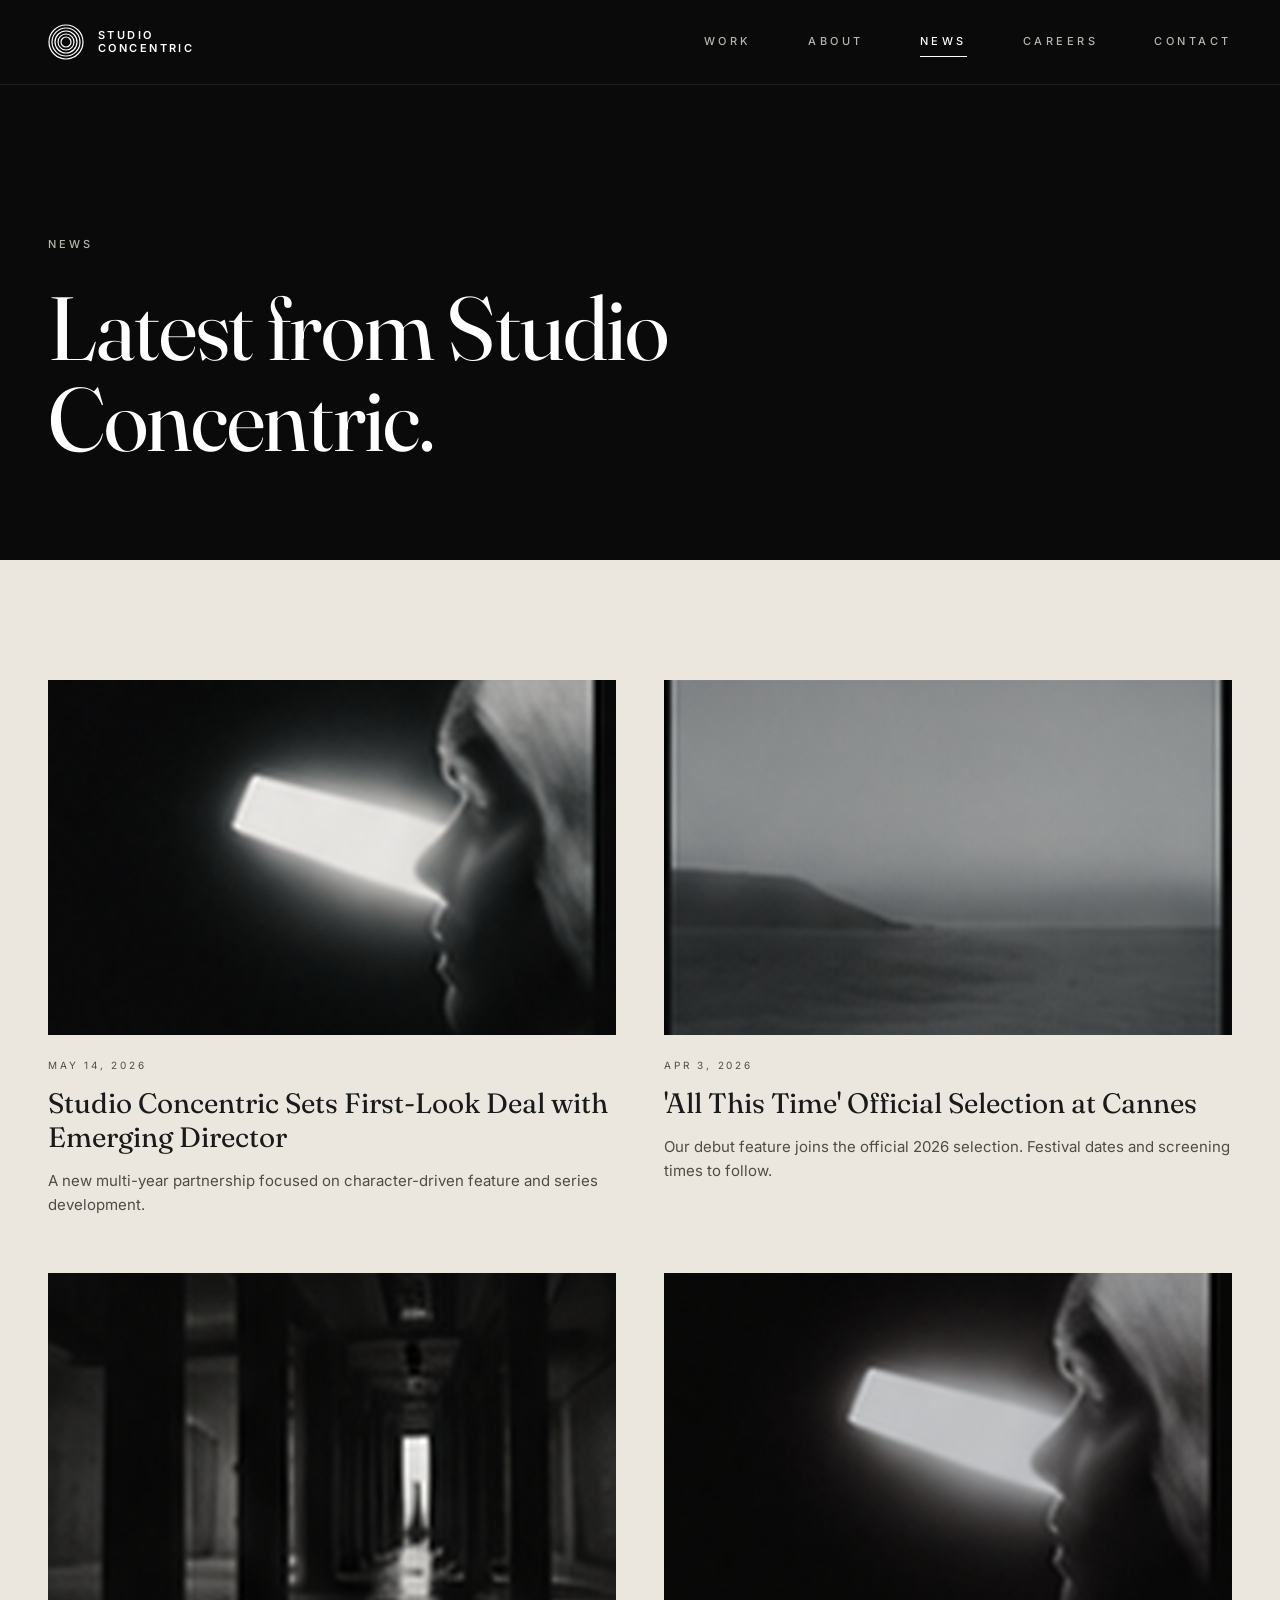
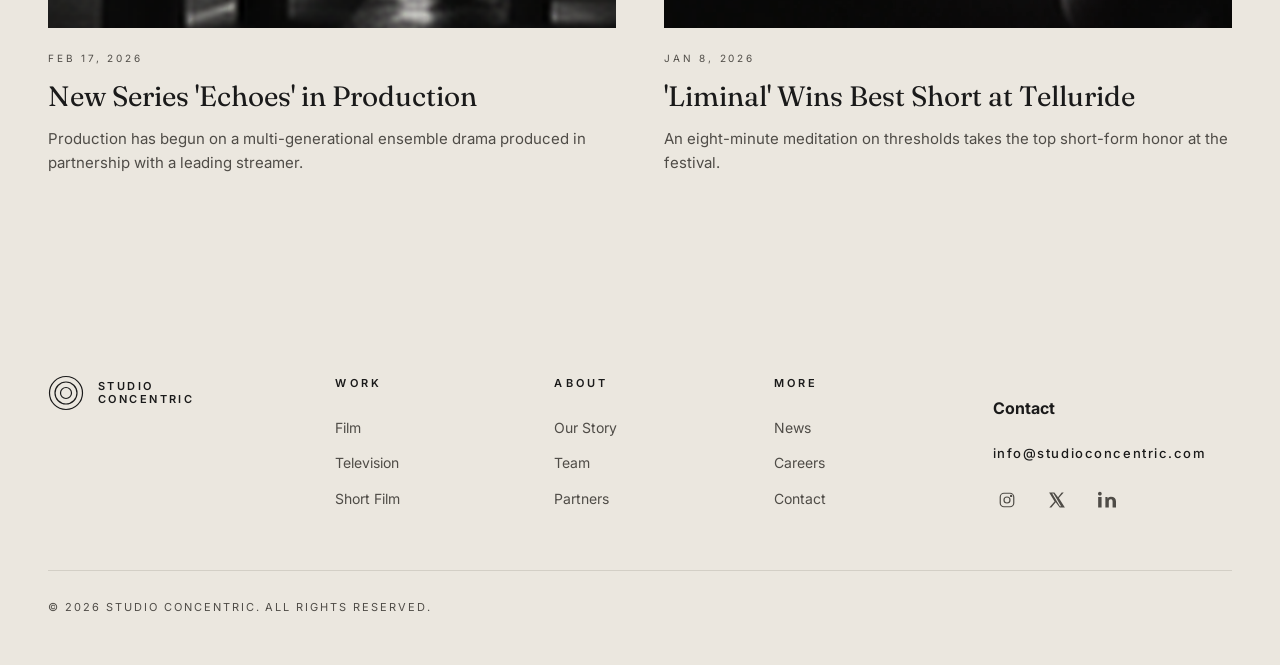
<file: news.html>
<!DOCTYPE html>
<html lang="en">
<head>
  <meta charset="utf-8">
  <meta name="viewport" content="width=device-width, initial-scale=1">
  <title>News — Studio Concentric</title>
  <meta name="description" content="Latest announcements, festival news, and project updates from Studio Concentric.">
  <link rel="canonical" href="https://www.studioconcentric.com/news.html">
  <link rel="preconnect" href="https://fonts.googleapis.com">
  <link rel="preconnect" href="https://fonts.gstatic.com" crossorigin>
  <link href="https://fonts.googleapis.com/css2?family=Fraunces:opsz,wght@9..144,300;9..144,400;9..144,500&family=Inter:wght@400;500;600&display=swap" rel="stylesheet">
  <link rel="stylesheet" href="styles.css">
  <link rel="stylesheet" href="images/_placeholders.css">
  <meta property="og:type" content="website">
  <meta property="og:url" content="https://www.studioconcentric.com/news.html">
  <meta property="og:title" content="News — Studio Concentric">
  <meta property="og:description" content="Latest announcements, festival news, and project updates from Studio Concentric.">
  <meta name="twitter:card" content="summary_large_image">
</head>
<body>
<header class="site-header">
  <div class="wrap">
    <a href="index.html" class="brand" aria-label="Studio Concentric — home">
      <svg class="brand-mark" viewBox="0 0 36 36" aria-hidden="true">
        <circle cx="18" cy="18" r="17"/>
        <circle cx="18" cy="18" r="14"/>
        <circle cx="18" cy="18" r="11"/>
        <circle cx="18" cy="18" r="8"/>
        <circle cx="18" cy="18" r="5"/>
      </svg>
      <span class="brand-word"><span>Studio</span><span>Concentric</span></span>
    </a>
    <nav class="nav" id="primary-nav">
      <a href="work.html">Work</a>
      <a href="about.html">About</a>
      <a href="news.html" class="active">News</a>
      <a href="careers.html">Careers</a>
      <a href="contact.html">Contact</a>
    </nav>
    <button class="nav-toggle" aria-controls="primary-nav" aria-expanded="false" onclick="this.setAttribute('aria-expanded', this.getAttribute('aria-expanded')==='true'?'false':'true'); document.getElementById('primary-nav').classList.toggle('is-open')">Menu</button>
  </div>
</header>

<section class="page-hero">
  <div class="wrap">
    <p class="eyebrow">News</p>
    <h1 class="h-display page-hero__title">Latest from Studio Concentric.</h1>
  </div>
</section>

<section class="section bg-bone">
  <div class="wrap">
    <div class="news-list">
      <a class="work-card" href="news/first-look-deal.html">
        <div class="news-item__media ph-news-1"></div>
        <p class="news-item__date">May 14, 2026</p>
        <h2 class="news-item__title">Studio Concentric Sets First-Look Deal with Emerging Director</h2>
        <p class="news-item__excerpt">A new multi-year partnership focused on character-driven feature and series development.</p>
      </a>
      <a class="work-card" href="news/all-this-time-cannes.html">
        <div class="news-item__media ph-news-2"></div>
        <p class="news-item__date">Apr 3, 2026</p>
        <h2 class="news-item__title">'All This Time' Official Selection at Cannes</h2>
        <p class="news-item__excerpt">Our debut feature joins the official 2026 selection. Festival dates and screening times to follow.</p>
      </a>
      <a class="work-card" href="news/echoes-in-production.html">
        <div class="news-item__media ph-news-3"></div>
        <p class="news-item__date">Feb 17, 2026</p>
        <h2 class="news-item__title">New Series 'Echoes' in Production</h2>
        <p class="news-item__excerpt">Production has begun on a multi-generational ensemble drama produced in partnership with a leading streamer.</p>
      </a>
      <a class="work-card" href="news/liminal-premiere.html">
        <div class="news-item__media ph-news-4"></div>
        <p class="news-item__date">Jan 8, 2026</p>
        <h2 class="news-item__title">'Liminal' Wins Best Short at Telluride</h2>
        <p class="news-item__excerpt">An eight-minute meditation on thresholds takes the top short-form honor at the festival.</p>
      </a>
    </div>
  </div>
</section>

<footer class="site-footer">
  <div class="wrap">
    <div class="footer-grid">
      <div class="footer-brand">
        <a href="index.html" class="brand" aria-label="Studio Concentric — home">
          <svg class="brand-mark" viewBox="0 0 36 36" aria-hidden="true">
            <circle cx="18" cy="18" r="16.5"/>
            <circle cx="18" cy="18" r="11"/>
            <circle cx="18" cy="18" r="5.5"/>
          </svg>
          <span class="brand-word"><span>Studio</span><span>Concentric</span></span>
        </a>
      </div>
      <div class="footer-col">
        <h4>Work</h4>
        <ul>
          <li><a href="work.html?cat=film">Film</a></li>
          <li><a href="work.html?cat=television">Television</a></li>
          <li><a href="work.html?cat=short-film">Short Film</a></li>
        </ul>
      </div>
      <div class="footer-col">
        <h4>About</h4>
        <ul>
          <li><a href="about.html#story">Our Story</a></li>
          <li><a href="about.html#team">Team</a></li>
          <li><a href="about.html#partners">Partners</a></li>
        </ul>
      </div>
      <div class="footer-col">
        <h4>More</h4>
        <ul>
          <li><a href="news.html">News</a></li>
          <li><a href="careers.html">Careers</a></li>
          <li><a href="contact.html">Contact</a></li>
        </ul>
      </div>
      <div class="footer-contact">
        <h4>Contact</h4>
        <p class="email"><a href="mailto:info@studioconcentric.com">info@studioconcentric.com</a></p>
        <div class="socials">
          <a href="https://www.instagram.com/" aria-label="Instagram" target="_blank" rel="noopener">
            <svg viewBox="0 0 24 24" fill="none" stroke="currentColor" stroke-width="1.6" stroke-linecap="round" stroke-linejoin="round"><rect x="3" y="3" width="18" height="18" rx="5"/><circle cx="12" cy="12" r="4"/><circle cx="17.5" cy="6.5" r=".8" fill="currentColor"/></svg>
          </a>
          <a href="https://x.com/" aria-label="X" target="_blank" rel="noopener">
            <svg viewBox="0 0 24 24" fill="currentColor"><path d="M18.244 2H21l-6.52 7.46L22.5 22h-6.875l-5.39-7.07L4.5 22H1.74l7.01-8.01L1.5 2h6.99l4.87 6.45L18.244 2zm-2.41 18.4h1.62L7.27 3.46H5.55L15.834 20.4z"/></svg>
          </a>
          <a href="https://www.linkedin.com/" aria-label="LinkedIn" target="_blank" rel="noopener">
            <svg viewBox="0 0 24 24" fill="currentColor"><path d="M4.98 3.5C4.98 4.88 3.87 6 2.5 6S0 4.88 0 3.5 1.13 1 2.5 1s2.48 1.12 2.48 2.5zM.22 8h4.56v14H.22V8zM8.34 8h4.37v1.92h.06c.61-1.16 2.1-2.38 4.33-2.38C21.74 7.54 24 10 24 14.07V22h-4.56v-7.04c0-1.68-.03-3.84-2.34-3.84-2.34 0-2.7 1.83-2.7 3.72V22H9.84V8h-1.5z"/></svg>
          </a>
        </div>
      </div>
    </div>
    <div class="footer-bottom">
      © 2026 Studio Concentric. All rights reserved.
    </div>
  </div>
</footer>

</body>
</html>
</file>
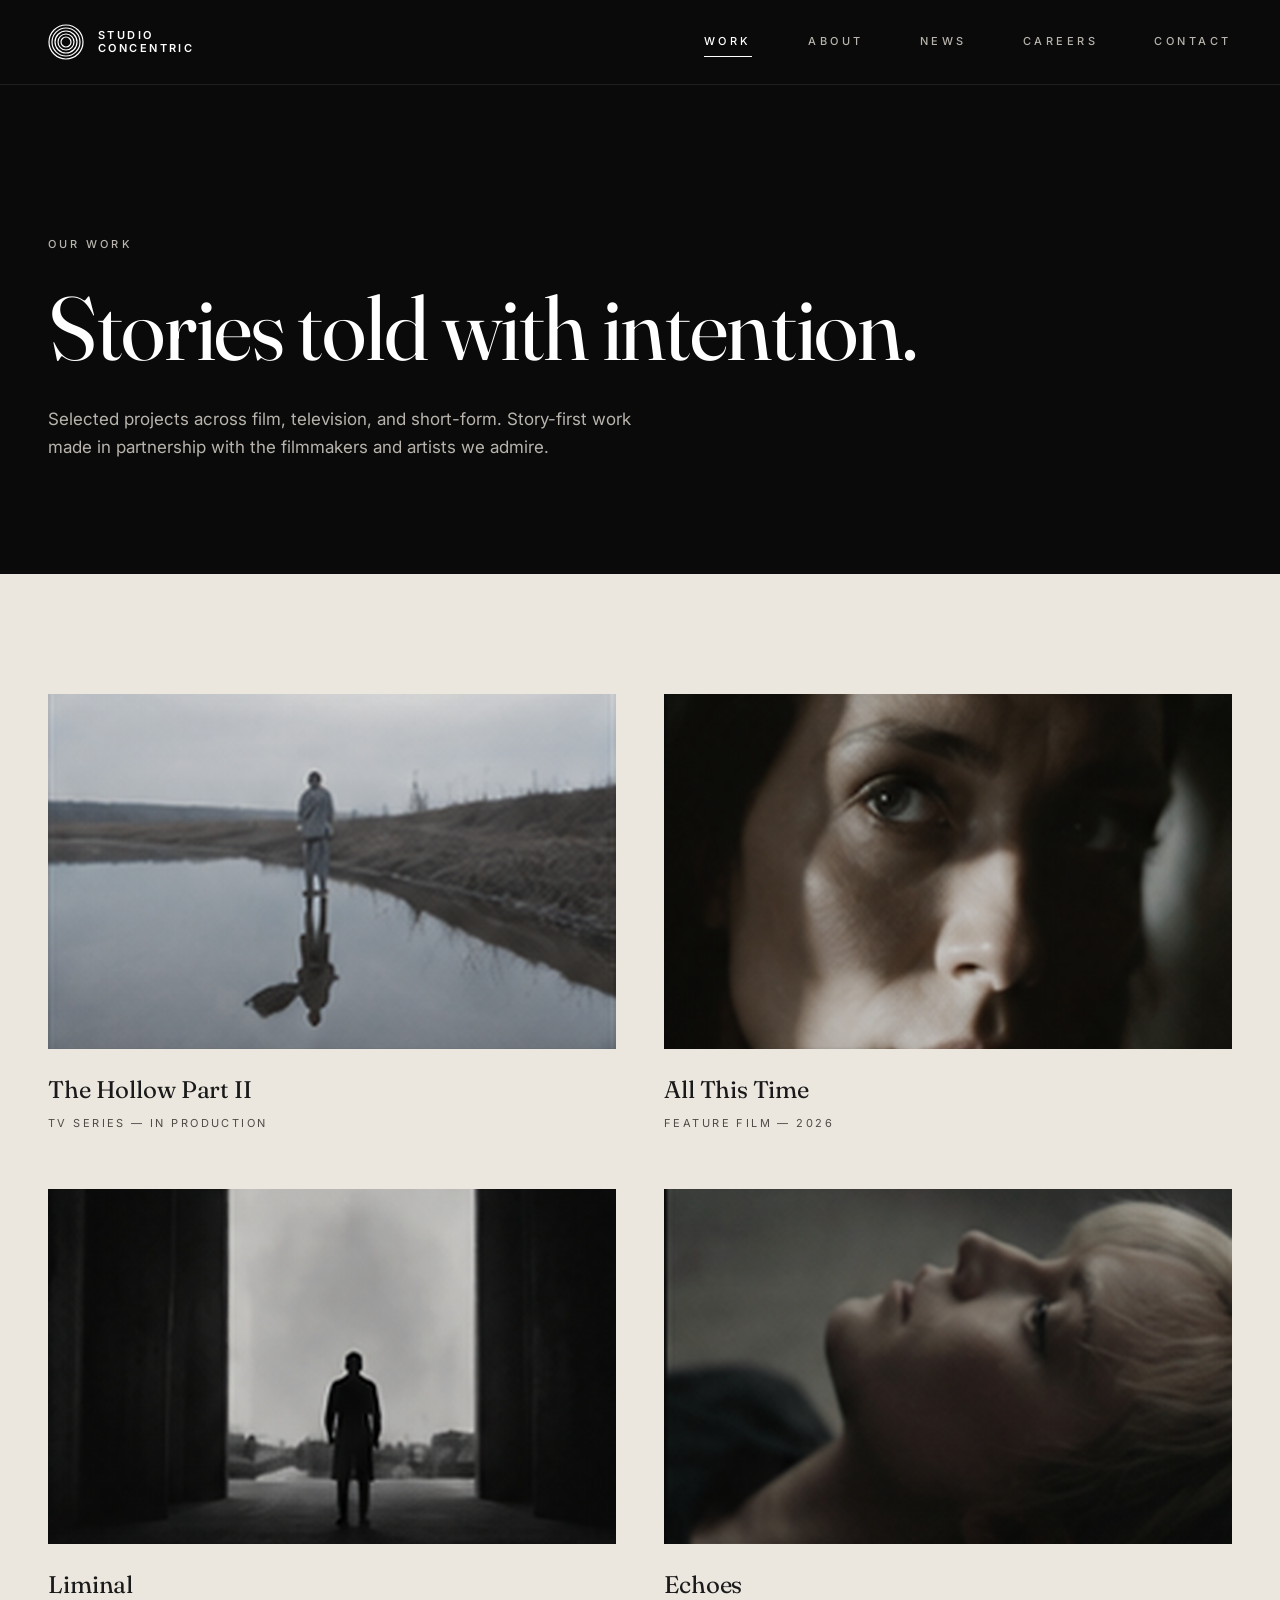
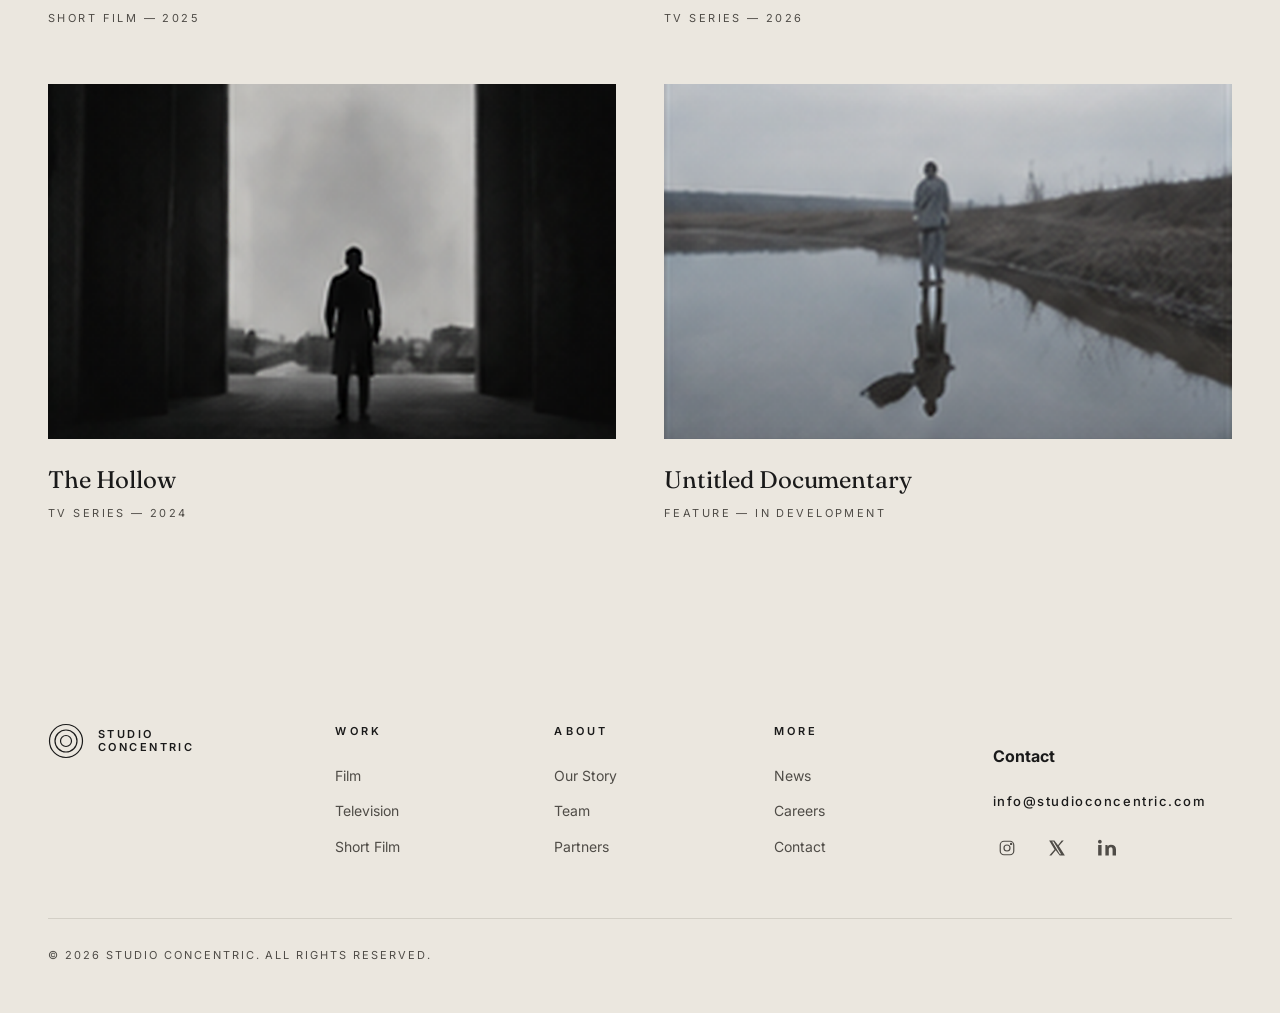
<file: work.html>
<!DOCTYPE html>
<html lang="en">
<head>
  <meta charset="utf-8">
  <meta name="viewport" content="width=device-width, initial-scale=1">
  <title>Work — Studio Concentric</title>
  <meta name="description" content="Selected film, television, and short-form work from Studio Concentric.">
  <link rel="canonical" href="https://www.studioconcentric.com/work.html">
  <link rel="preconnect" href="https://fonts.googleapis.com">
  <link rel="preconnect" href="https://fonts.gstatic.com" crossorigin>
  <link href="https://fonts.googleapis.com/css2?family=Fraunces:opsz,wght@9..144,300;9..144,400;9..144,500&family=Inter:wght@400;500;600&display=swap" rel="stylesheet">
  <link rel="stylesheet" href="styles.css">
  <link rel="stylesheet" href="images/_placeholders.css">
  <meta property="og:type" content="website">
  <meta property="og:url" content="https://www.studioconcentric.com/work.html">
  <meta property="og:title" content="Work — Studio Concentric">
  <meta property="og:description" content="Selected film, television, and short-form work from Studio Concentric.">
  <meta name="twitter:card" content="summary_large_image">
</head>
<body>
<header class="site-header">
  <div class="wrap">
    <a href="index.html" class="brand" aria-label="Studio Concentric — home">
      <svg class="brand-mark" viewBox="0 0 36 36" aria-hidden="true">
        <circle cx="18" cy="18" r="17"/>
        <circle cx="18" cy="18" r="14"/>
        <circle cx="18" cy="18" r="11"/>
        <circle cx="18" cy="18" r="8"/>
        <circle cx="18" cy="18" r="5"/>
      </svg>
      <span class="brand-word"><span>Studio</span><span>Concentric</span></span>
    </a>
    <nav class="nav" id="primary-nav">
      <a href="work.html" class="active">Work</a>
      <a href="about.html">About</a>
      <a href="news.html">News</a>
      <a href="careers.html">Careers</a>
      <a href="contact.html">Contact</a>
    </nav>
    <button class="nav-toggle" aria-controls="primary-nav" aria-expanded="false" onclick="this.setAttribute('aria-expanded', this.getAttribute('aria-expanded')==='true'?'false':'true'); document.getElementById('primary-nav').classList.toggle('is-open')">Menu</button>
  </div>
</header>

<section class="page-hero">
  <div class="wrap">
    <p class="eyebrow">Our Work</p>
    <h1 class="h-display page-hero__title">Stories told with intention.</h1>
    <p class="page-hero__lead">Selected projects across film, television, and short-form. Story-first work made in partnership with the filmmakers and artists we admire.</p>
  </div>
</section>

<section class="section bg-bone">
  <div class="wrap">
    <div class="work-list">
      <a class="work-card" href="work/the-hollow.html">
        <div class="work-card__media ph-card-1"></div>
        <h3 class="work-card__title">The Hollow Part II</h3>
        <p class="work-card__meta">TV Series — In Production</p>
      </a>
      <a class="work-card" href="work/all-this-time.html">
        <div class="work-card__media ph-card-2"></div>
        <h3 class="work-card__title">All This Time</h3>
        <p class="work-card__meta">Feature Film — 2026</p>
      </a>
      <a class="work-card" href="work/liminal.html">
        <div class="work-card__media ph-card-3"></div>
        <h3 class="work-card__title">Liminal</h3>
        <p class="work-card__meta">Short Film — 2025</p>
      </a>
      <a class="work-card" href="work/echoes.html">
        <div class="work-card__media ph-card-4"></div>
        <h3 class="work-card__title">Echoes</h3>
        <p class="work-card__meta">TV Series — 2026</p>
      </a>
      <a class="work-card" href="work/the-hollow.html">
        <div class="work-card__media ph-card-3"></div>
        <h3 class="work-card__title">The Hollow</h3>
        <p class="work-card__meta">TV Series — 2024</p>
      </a>
      <a class="work-card" href="work/all-this-time.html">
        <div class="work-card__media ph-card-1"></div>
        <h3 class="work-card__title">Untitled Documentary</h3>
        <p class="work-card__meta">Feature — In Development</p>
      </a>
    </div>
  </div>
</section>

<footer class="site-footer">
  <div class="wrap">
    <div class="footer-grid">
      <div class="footer-brand">
        <a href="index.html" class="brand" aria-label="Studio Concentric — home">
          <svg class="brand-mark" viewBox="0 0 36 36" aria-hidden="true">
            <circle cx="18" cy="18" r="16.5"/>
            <circle cx="18" cy="18" r="11"/>
            <circle cx="18" cy="18" r="5.5"/>
          </svg>
          <span class="brand-word"><span>Studio</span><span>Concentric</span></span>
        </a>
      </div>
      <div class="footer-col">
        <h4>Work</h4>
        <ul>
          <li><a href="work.html?cat=film">Film</a></li>
          <li><a href="work.html?cat=television">Television</a></li>
          <li><a href="work.html?cat=short-film">Short Film</a></li>
        </ul>
      </div>
      <div class="footer-col">
        <h4>About</h4>
        <ul>
          <li><a href="about.html#story">Our Story</a></li>
          <li><a href="about.html#team">Team</a></li>
          <li><a href="about.html#partners">Partners</a></li>
        </ul>
      </div>
      <div class="footer-col">
        <h4>More</h4>
        <ul>
          <li><a href="news.html">News</a></li>
          <li><a href="careers.html">Careers</a></li>
          <li><a href="contact.html">Contact</a></li>
        </ul>
      </div>
      <div class="footer-contact">
        <h4>Contact</h4>
        <p class="email"><a href="mailto:info@studioconcentric.com">info@studioconcentric.com</a></p>
        <div class="socials">
          <a href="https://www.instagram.com/" aria-label="Instagram" target="_blank" rel="noopener">
            <svg viewBox="0 0 24 24" fill="none" stroke="currentColor" stroke-width="1.6" stroke-linecap="round" stroke-linejoin="round"><rect x="3" y="3" width="18" height="18" rx="5"/><circle cx="12" cy="12" r="4"/><circle cx="17.5" cy="6.5" r=".8" fill="currentColor"/></svg>
          </a>
          <a href="https://x.com/" aria-label="X" target="_blank" rel="noopener">
            <svg viewBox="0 0 24 24" fill="currentColor"><path d="M18.244 2H21l-6.52 7.46L22.5 22h-6.875l-5.39-7.07L4.5 22H1.74l7.01-8.01L1.5 2h6.99l4.87 6.45L18.244 2zm-2.41 18.4h1.62L7.27 3.46H5.55L15.834 20.4z"/></svg>
          </a>
          <a href="https://www.linkedin.com/" aria-label="LinkedIn" target="_blank" rel="noopener">
            <svg viewBox="0 0 24 24" fill="currentColor"><path d="M4.98 3.5C4.98 4.88 3.87 6 2.5 6S0 4.88 0 3.5 1.13 1 2.5 1s2.48 1.12 2.48 2.5zM.22 8h4.56v14H.22V8zM8.34 8h4.37v1.92h.06c.61-1.16 2.1-2.38 4.33-2.38C21.74 7.54 24 10 24 14.07V22h-4.56v-7.04c0-1.68-.03-3.84-2.34-3.84-2.34 0-2.7 1.83-2.7 3.72V22H9.84V8h-1.5z"/></svg>
          </a>
        </div>
      </div>
    </div>
    <div class="footer-bottom">
      © 2026 Studio Concentric. All rights reserved.
    </div>
  </div>
</footer>

</body>
</html>
</file>
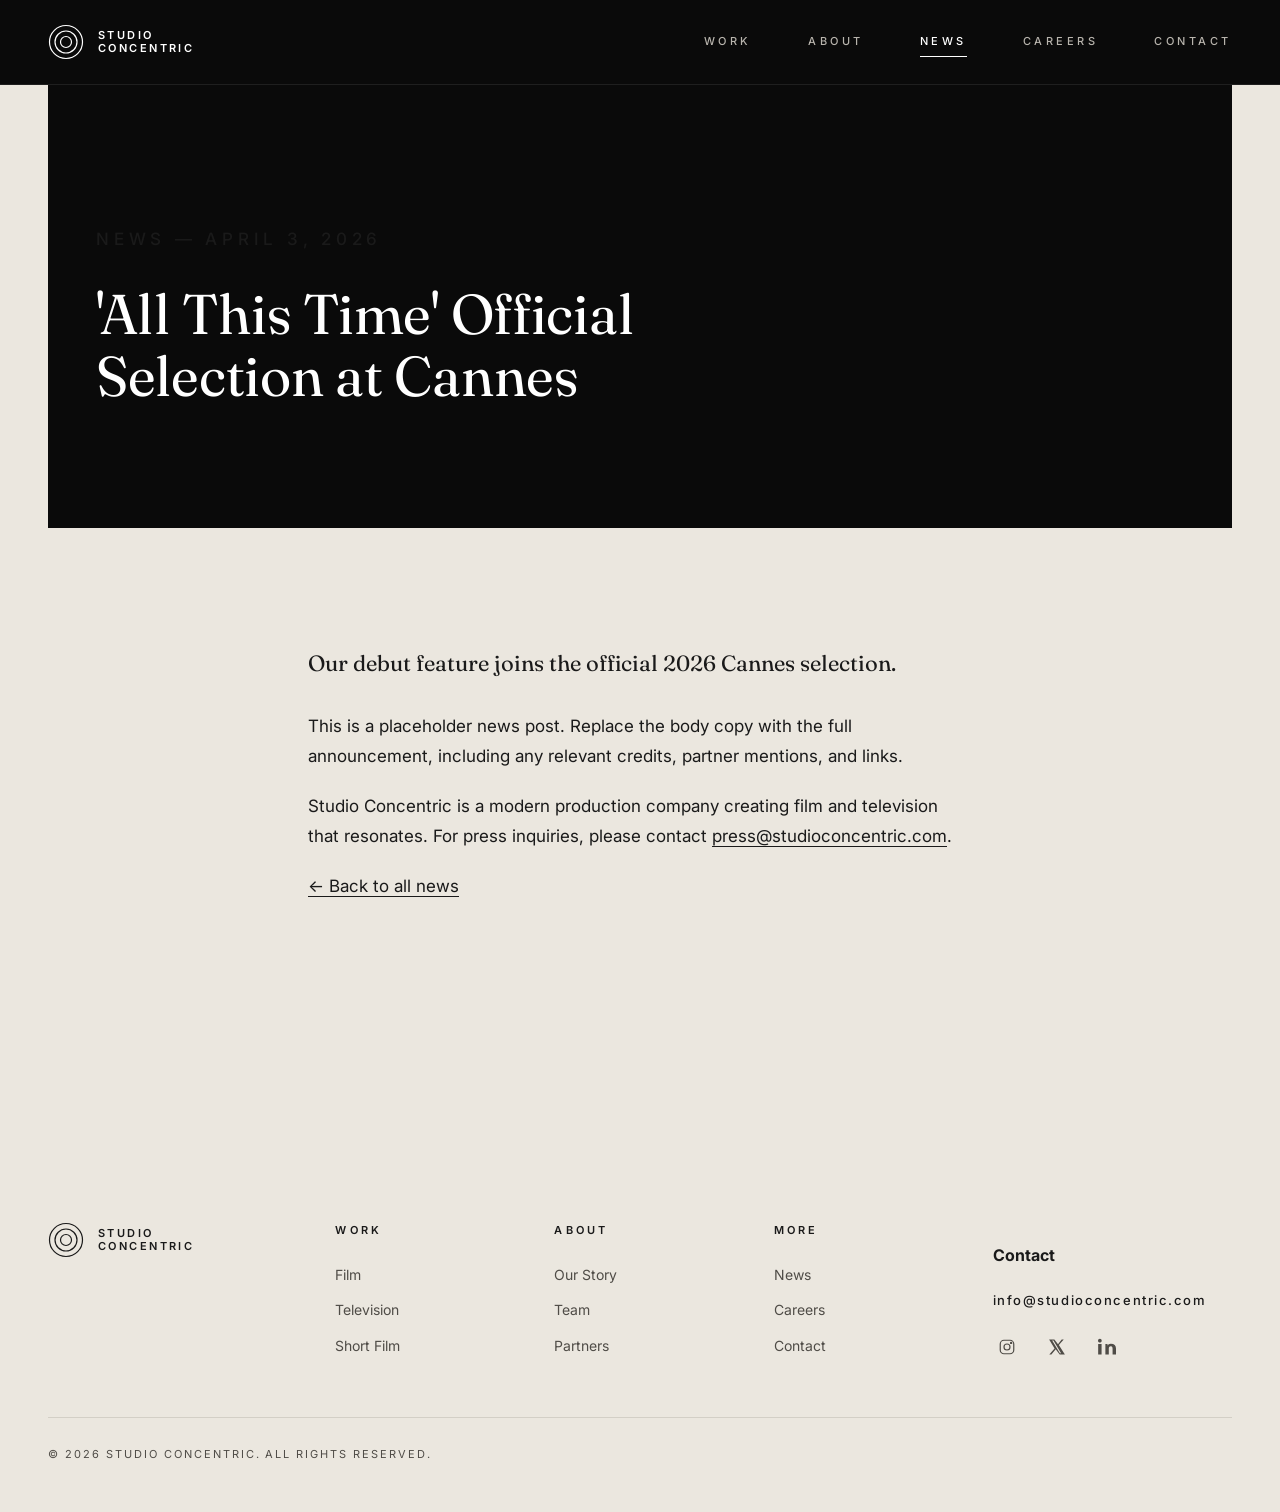
<file: news/all-this-time-cannes.html>
<!DOCTYPE html>
<html lang="en">
<head>
  <meta charset="utf-8">
  <meta name="viewport" content="width=device-width, initial-scale=1">
  <title>'All This Time' Official Selection at Cannes — Studio Concentric</title>
  <meta name="description" content="Our debut feature joins the official 2026 Cannes selection.">
  <link rel="canonical" href="https://www.studioconcentric.com/news/all-this-time-cannes.html">
  <link rel="preconnect" href="https://fonts.googleapis.com">
  <link rel="preconnect" href="https://fonts.gstatic.com" crossorigin>
  <link href="https://fonts.googleapis.com/css2?family=Fraunces:opsz,wght@9..144,300;9..144,400;9..144,500&family=Inter:wght@400;500;600&display=swap" rel="stylesheet">
  <link rel="stylesheet" href="../styles.css">
  <link rel="stylesheet" href="../images/_placeholders.css">
  <meta property="og:type" content="website">
  <meta property="og:url" content="https://www.studioconcentric.com/news/all-this-time-cannes.html">
  <meta property="og:title" content="'All This Time' Official Selection at Cannes — Studio Concentric">
  <meta property="og:description" content="Our debut feature joins the official 2026 Cannes selection.">
  <meta name="twitter:card" content="summary_large_image">
</head>
<body>
<header class="site-header">
  <div class="wrap">
    <a href="../index.html" class="brand" aria-label="Studio Concentric — home">
      <svg class="brand-mark" viewBox="0 0 36 36" aria-hidden="true">
        <circle cx="18" cy="18" r="16.5"/>
        <circle cx="18" cy="18" r="11"/>
        <circle cx="18" cy="18" r="5.5"/>
      </svg>
      <span class="brand-word"><span>Studio</span><span>Concentric</span></span>
    </a>
    <nav class="nav" id="primary-nav">
      <a href="../work.html">Work</a>
      <a href="../about.html">About</a>
      <a href="../news.html" class="active">News</a>
      <a href="../careers.html">Careers</a>
      <a href="../contact.html">Contact</a>
    </nav>
    <button class="nav-toggle" aria-controls="primary-nav" aria-expanded="false" onclick="this.setAttribute('aria-expanded', this.getAttribute('aria-expanded')==='true'?'false':'true'); document.getElementById('primary-nav').classList.toggle('is-open')">Menu</button>
  </div>
</header>

<article class="article bg-bone" style="background: var(--bone); color: var(--ink-text); max-width: none; padding-top: 0;">
  <div class="page-hero">
    <div class="wrap">
      <p class="eyebrow">News — April 3, 2026</p>
      <h1 class="h-display page-hero__title">'All This Time' Official Selection at Cannes</h1>
    </div>
  </div>

  <div class="section bg-bone">
    <div class="wrap" style="max-width: 760px;">
      <p class="lede" style="font-family: var(--serif); font-size: 22px; line-height: 1.45; color: var(--ink-text); margin-bottom: 32px;">Our debut feature joins the official 2026 Cannes selection.</p>
      <div class="prose">
        <p>This is a placeholder news post. Replace the body copy with the full announcement, including any relevant credits, partner mentions, and links.</p>
        <p>Studio Concentric is a modern production company creating film and television that resonates. For press inquiries, please contact <a href="mailto:press@studioconcentric.com">press@studioconcentric.com</a>.</p>
        <p><a href="../news.html">← Back to all news</a></p>
      </div>
    </div>
  </div>
</article>

<footer class="site-footer">
  <div class="wrap">
    <div class="footer-grid">
      <div class="footer-brand">
        <a href="../index.html" class="brand" aria-label="Studio Concentric — home">
          <svg class="brand-mark" viewBox="0 0 36 36" aria-hidden="true">
            <circle cx="18" cy="18" r="16.5"/>
            <circle cx="18" cy="18" r="11"/>
            <circle cx="18" cy="18" r="5.5"/>
          </svg>
          <span class="brand-word"><span>Studio</span><span>Concentric</span></span>
        </a>
      </div>
      <div class="footer-col">
        <h4>Work</h4>
        <ul>
          <li><a href="../work.html?cat=film">Film</a></li>
          <li><a href="../work.html?cat=television">Television</a></li>
          <li><a href="../work.html?cat=short-film">Short Film</a></li>
        </ul>
      </div>
      <div class="footer-col">
        <h4>About</h4>
        <ul>
          <li><a href="../about.html#story">Our Story</a></li>
          <li><a href="../about.html#team">Team</a></li>
          <li><a href="../about.html#partners">Partners</a></li>
        </ul>
      </div>
      <div class="footer-col">
        <h4>More</h4>
        <ul>
          <li><a href="../news.html">News</a></li>
          <li><a href="../careers.html">Careers</a></li>
          <li><a href="../contact.html">Contact</a></li>
        </ul>
      </div>
      <div class="footer-contact">
        <h4>Contact</h4>
        <p class="email"><a href="mailto:info@studioconcentric.com">info@studioconcentric.com</a></p>
        <div class="socials">
          <a href="https://www.instagram.com/" aria-label="Instagram" target="_blank" rel="noopener">
            <svg viewBox="0 0 24 24" fill="none" stroke="currentColor" stroke-width="1.6" stroke-linecap="round" stroke-linejoin="round"><rect x="3" y="3" width="18" height="18" rx="5"/><circle cx="12" cy="12" r="4"/><circle cx="17.5" cy="6.5" r=".8" fill="currentColor"/></svg>
          </a>
          <a href="https://x.com/" aria-label="X" target="_blank" rel="noopener">
            <svg viewBox="0 0 24 24" fill="currentColor"><path d="M18.244 2H21l-6.52 7.46L22.5 22h-6.875l-5.39-7.07L4.5 22H1.74l7.01-8.01L1.5 2h6.99l4.87 6.45L18.244 2zm-2.41 18.4h1.62L7.27 3.46H5.55L15.834 20.4z"/></svg>
          </a>
          <a href="https://www.linkedin.com/" aria-label="LinkedIn" target="_blank" rel="noopener">
            <svg viewBox="0 0 24 24" fill="currentColor"><path d="M4.98 3.5C4.98 4.88 3.87 6 2.5 6S0 4.88 0 3.5 1.13 1 2.5 1s2.48 1.12 2.48 2.5zM.22 8h4.56v14H.22V8zM8.34 8h4.37v1.92h.06c.61-1.16 2.1-2.38 4.33-2.38C21.74 7.54 24 10 24 14.07V22h-4.56v-7.04c0-1.68-.03-3.84-2.34-3.84-2.34 0-2.7 1.83-2.7 3.72V22H9.84V8h-1.5z"/></svg>
          </a>
        </div>
      </div>
    </div>
    <div class="footer-bottom">
      © 2026 Studio Concentric. All rights reserved.
    </div>
  </div>
</footer>

</body>
</html>
</file>
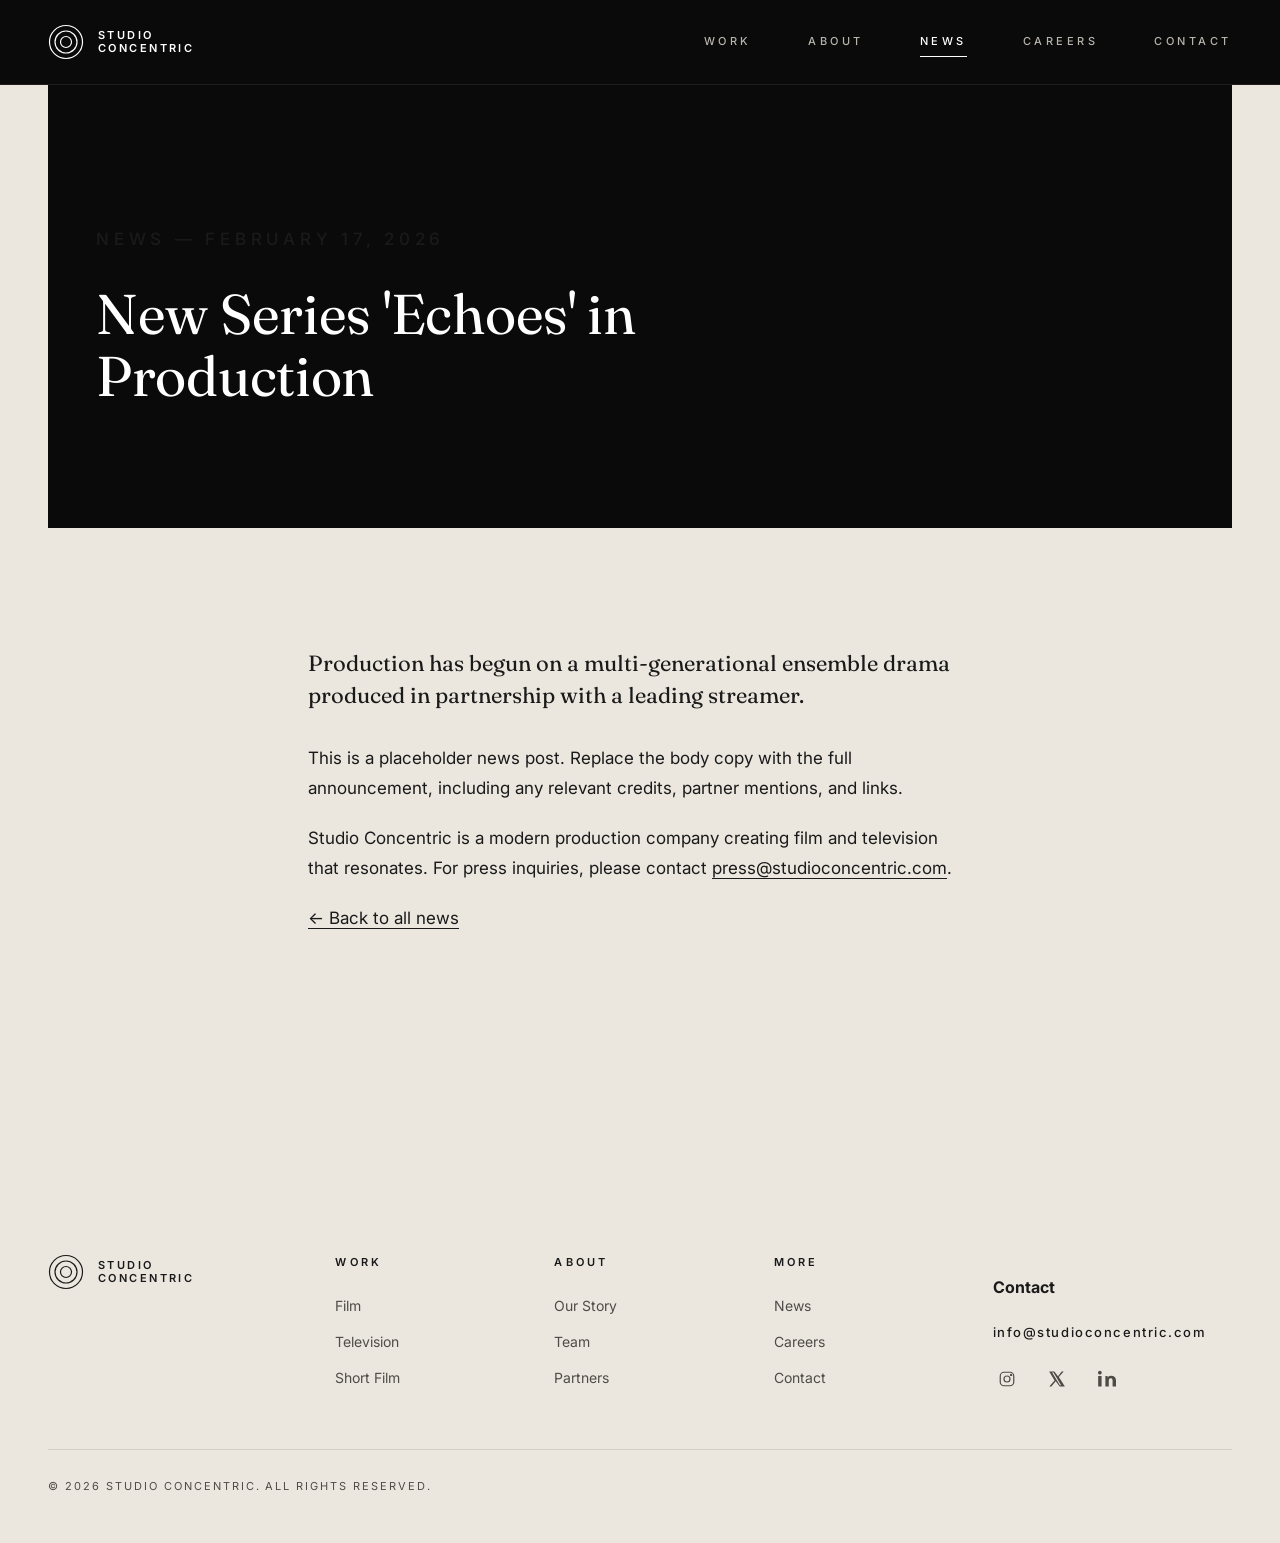
<file: news/echoes-in-production.html>
<!DOCTYPE html>
<html lang="en">
<head>
  <meta charset="utf-8">
  <meta name="viewport" content="width=device-width, initial-scale=1">
  <title>New Series 'Echoes' in Production — Studio Concentric</title>
  <meta name="description" content="Production has begun on a multi-generational ensemble drama produced in partnership with a leading streamer.">
  <link rel="canonical" href="https://www.studioconcentric.com/news/echoes-in-production.html">
  <link rel="preconnect" href="https://fonts.googleapis.com">
  <link rel="preconnect" href="https://fonts.gstatic.com" crossorigin>
  <link href="https://fonts.googleapis.com/css2?family=Fraunces:opsz,wght@9..144,300;9..144,400;9..144,500&family=Inter:wght@400;500;600&display=swap" rel="stylesheet">
  <link rel="stylesheet" href="../styles.css">
  <link rel="stylesheet" href="../images/_placeholders.css">
  <meta property="og:type" content="website">
  <meta property="og:url" content="https://www.studioconcentric.com/news/echoes-in-production.html">
  <meta property="og:title" content="New Series 'Echoes' in Production — Studio Concentric">
  <meta property="og:description" content="Production has begun on a multi-generational ensemble drama produced in partnership with a leading streamer.">
  <meta name="twitter:card" content="summary_large_image">
</head>
<body>
<header class="site-header">
  <div class="wrap">
    <a href="../index.html" class="brand" aria-label="Studio Concentric — home">
      <svg class="brand-mark" viewBox="0 0 36 36" aria-hidden="true">
        <circle cx="18" cy="18" r="16.5"/>
        <circle cx="18" cy="18" r="11"/>
        <circle cx="18" cy="18" r="5.5"/>
      </svg>
      <span class="brand-word"><span>Studio</span><span>Concentric</span></span>
    </a>
    <nav class="nav" id="primary-nav">
      <a href="../work.html">Work</a>
      <a href="../about.html">About</a>
      <a href="../news.html" class="active">News</a>
      <a href="../careers.html">Careers</a>
      <a href="../contact.html">Contact</a>
    </nav>
    <button class="nav-toggle" aria-controls="primary-nav" aria-expanded="false" onclick="this.setAttribute('aria-expanded', this.getAttribute('aria-expanded')==='true'?'false':'true'); document.getElementById('primary-nav').classList.toggle('is-open')">Menu</button>
  </div>
</header>

<article class="article bg-bone" style="background: var(--bone); color: var(--ink-text); max-width: none; padding-top: 0;">
  <div class="page-hero">
    <div class="wrap">
      <p class="eyebrow">News — February 17, 2026</p>
      <h1 class="h-display page-hero__title">New Series 'Echoes' in Production</h1>
    </div>
  </div>

  <div class="section bg-bone">
    <div class="wrap" style="max-width: 760px;">
      <p class="lede" style="font-family: var(--serif); font-size: 22px; line-height: 1.45; color: var(--ink-text); margin-bottom: 32px;">Production has begun on a multi-generational ensemble drama produced in partnership with a leading streamer.</p>
      <div class="prose">
        <p>This is a placeholder news post. Replace the body copy with the full announcement, including any relevant credits, partner mentions, and links.</p>
        <p>Studio Concentric is a modern production company creating film and television that resonates. For press inquiries, please contact <a href="mailto:press@studioconcentric.com">press@studioconcentric.com</a>.</p>
        <p><a href="../news.html">← Back to all news</a></p>
      </div>
    </div>
  </div>
</article>

<footer class="site-footer">
  <div class="wrap">
    <div class="footer-grid">
      <div class="footer-brand">
        <a href="../index.html" class="brand" aria-label="Studio Concentric — home">
          <svg class="brand-mark" viewBox="0 0 36 36" aria-hidden="true">
            <circle cx="18" cy="18" r="16.5"/>
            <circle cx="18" cy="18" r="11"/>
            <circle cx="18" cy="18" r="5.5"/>
          </svg>
          <span class="brand-word"><span>Studio</span><span>Concentric</span></span>
        </a>
      </div>
      <div class="footer-col">
        <h4>Work</h4>
        <ul>
          <li><a href="../work.html?cat=film">Film</a></li>
          <li><a href="../work.html?cat=television">Television</a></li>
          <li><a href="../work.html?cat=short-film">Short Film</a></li>
        </ul>
      </div>
      <div class="footer-col">
        <h4>About</h4>
        <ul>
          <li><a href="../about.html#story">Our Story</a></li>
          <li><a href="../about.html#team">Team</a></li>
          <li><a href="../about.html#partners">Partners</a></li>
        </ul>
      </div>
      <div class="footer-col">
        <h4>More</h4>
        <ul>
          <li><a href="../news.html">News</a></li>
          <li><a href="../careers.html">Careers</a></li>
          <li><a href="../contact.html">Contact</a></li>
        </ul>
      </div>
      <div class="footer-contact">
        <h4>Contact</h4>
        <p class="email"><a href="mailto:info@studioconcentric.com">info@studioconcentric.com</a></p>
        <div class="socials">
          <a href="https://www.instagram.com/" aria-label="Instagram" target="_blank" rel="noopener">
            <svg viewBox="0 0 24 24" fill="none" stroke="currentColor" stroke-width="1.6" stroke-linecap="round" stroke-linejoin="round"><rect x="3" y="3" width="18" height="18" rx="5"/><circle cx="12" cy="12" r="4"/><circle cx="17.5" cy="6.5" r=".8" fill="currentColor"/></svg>
          </a>
          <a href="https://x.com/" aria-label="X" target="_blank" rel="noopener">
            <svg viewBox="0 0 24 24" fill="currentColor"><path d="M18.244 2H21l-6.52 7.46L22.5 22h-6.875l-5.39-7.07L4.5 22H1.74l7.01-8.01L1.5 2h6.99l4.87 6.45L18.244 2zm-2.41 18.4h1.62L7.27 3.46H5.55L15.834 20.4z"/></svg>
          </a>
          <a href="https://www.linkedin.com/" aria-label="LinkedIn" target="_blank" rel="noopener">
            <svg viewBox="0 0 24 24" fill="currentColor"><path d="M4.98 3.5C4.98 4.88 3.87 6 2.5 6S0 4.88 0 3.5 1.13 1 2.5 1s2.48 1.12 2.48 2.5zM.22 8h4.56v14H.22V8zM8.34 8h4.37v1.92h.06c.61-1.16 2.1-2.38 4.33-2.38C21.74 7.54 24 10 24 14.07V22h-4.56v-7.04c0-1.68-.03-3.84-2.34-3.84-2.34 0-2.7 1.83-2.7 3.72V22H9.84V8h-1.5z"/></svg>
          </a>
        </div>
      </div>
    </div>
    <div class="footer-bottom">
      © 2026 Studio Concentric. All rights reserved.
    </div>
  </div>
</footer>

</body>
</html>
</file>
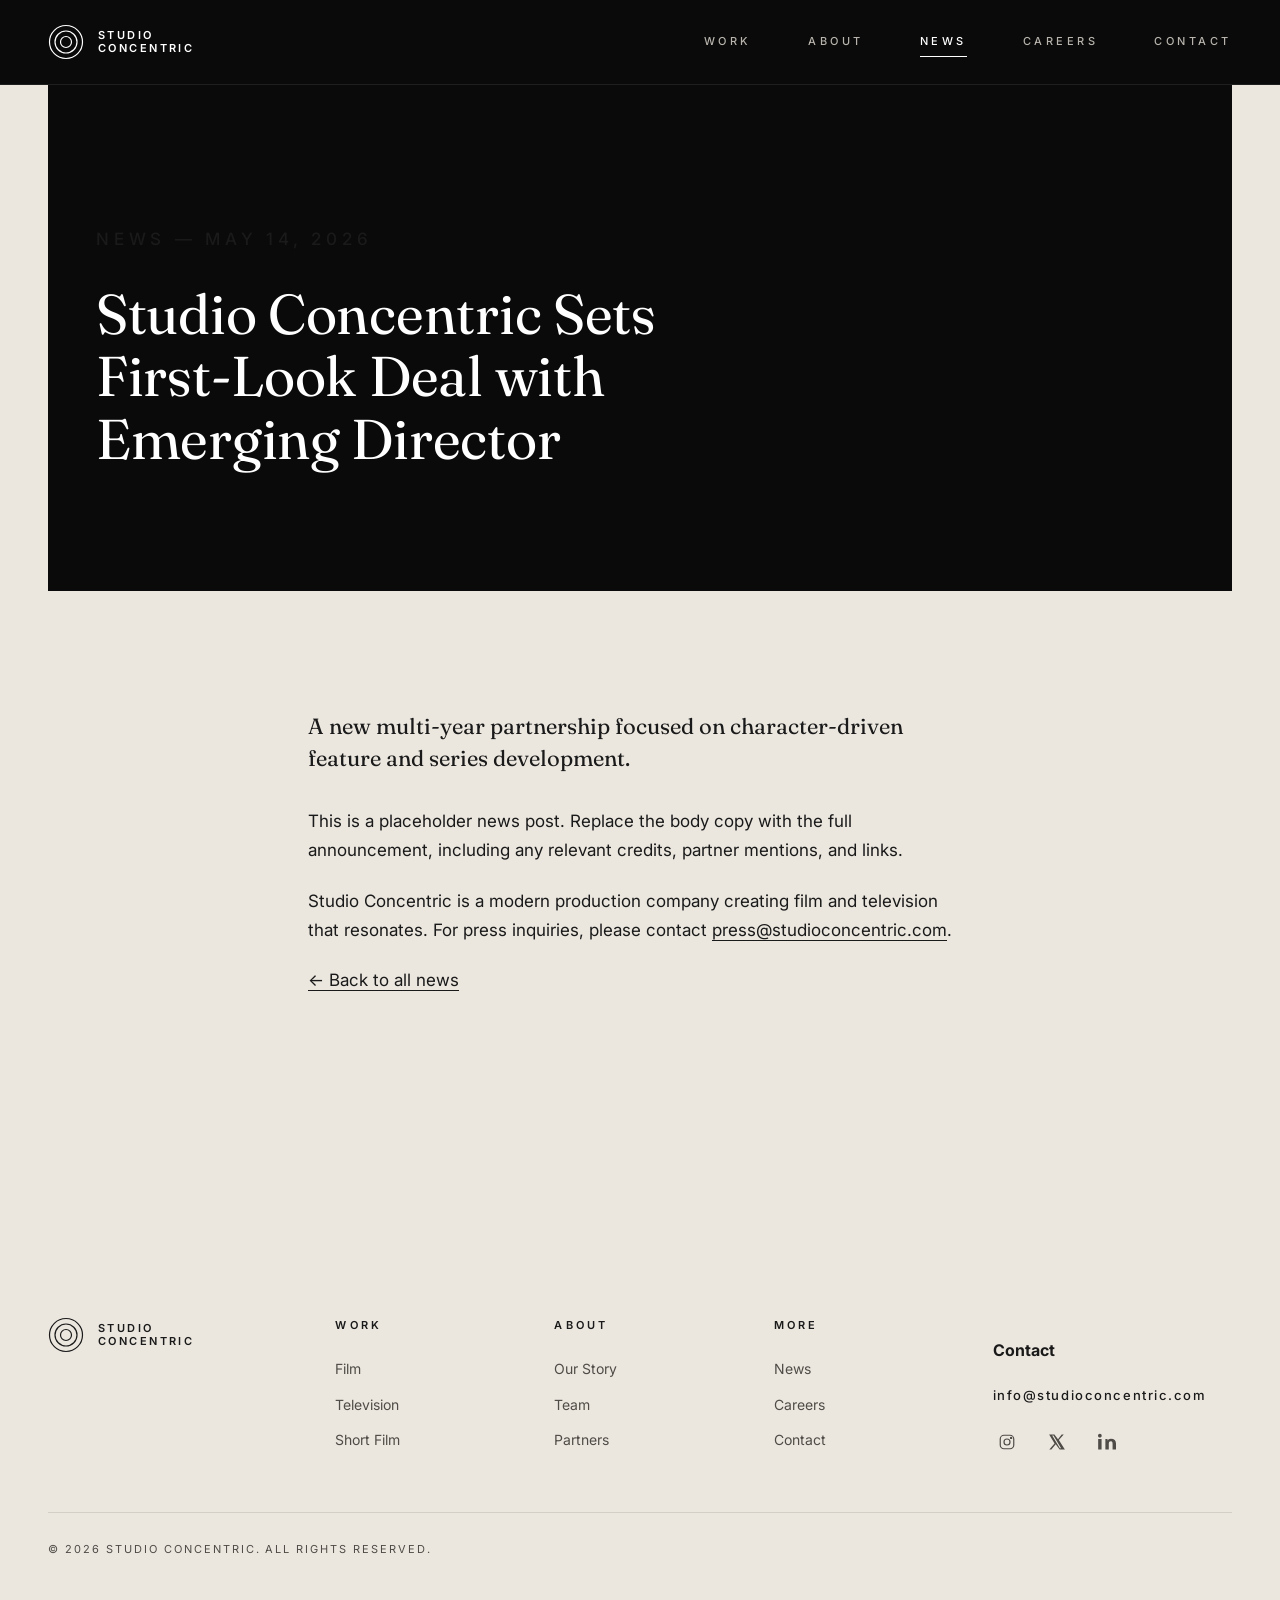
<file: news/first-look-deal.html>
<!DOCTYPE html>
<html lang="en">
<head>
  <meta charset="utf-8">
  <meta name="viewport" content="width=device-width, initial-scale=1">
  <title>Studio Concentric Sets First-Look Deal with Emerging Director — Studio Concentric</title>
  <meta name="description" content="A new multi-year partnership focused on character-driven feature and series development.">
  <link rel="canonical" href="https://www.studioconcentric.com/news/first-look-deal.html">
  <link rel="preconnect" href="https://fonts.googleapis.com">
  <link rel="preconnect" href="https://fonts.gstatic.com" crossorigin>
  <link href="https://fonts.googleapis.com/css2?family=Fraunces:opsz,wght@9..144,300;9..144,400;9..144,500&family=Inter:wght@400;500;600&display=swap" rel="stylesheet">
  <link rel="stylesheet" href="../styles.css">
  <link rel="stylesheet" href="../images/_placeholders.css">
  <meta property="og:type" content="website">
  <meta property="og:url" content="https://www.studioconcentric.com/news/first-look-deal.html">
  <meta property="og:title" content="Studio Concentric Sets First-Look Deal with Emerging Director — Studio Concentric">
  <meta property="og:description" content="A new multi-year partnership focused on character-driven feature and series development.">
  <meta name="twitter:card" content="summary_large_image">
</head>
<body>
<header class="site-header">
  <div class="wrap">
    <a href="../index.html" class="brand" aria-label="Studio Concentric — home">
      <svg class="brand-mark" viewBox="0 0 36 36" aria-hidden="true">
        <circle cx="18" cy="18" r="16.5"/>
        <circle cx="18" cy="18" r="11"/>
        <circle cx="18" cy="18" r="5.5"/>
      </svg>
      <span class="brand-word"><span>Studio</span><span>Concentric</span></span>
    </a>
    <nav class="nav" id="primary-nav">
      <a href="../work.html">Work</a>
      <a href="../about.html">About</a>
      <a href="../news.html" class="active">News</a>
      <a href="../careers.html">Careers</a>
      <a href="../contact.html">Contact</a>
    </nav>
    <button class="nav-toggle" aria-controls="primary-nav" aria-expanded="false" onclick="this.setAttribute('aria-expanded', this.getAttribute('aria-expanded')==='true'?'false':'true'); document.getElementById('primary-nav').classList.toggle('is-open')">Menu</button>
  </div>
</header>

<article class="article bg-bone" style="background: var(--bone); color: var(--ink-text); max-width: none; padding-top: 0;">
  <div class="page-hero">
    <div class="wrap">
      <p class="eyebrow">News — May 14, 2026</p>
      <h1 class="h-display page-hero__title">Studio Concentric Sets First-Look Deal with Emerging Director</h1>
    </div>
  </div>

  <div class="section bg-bone">
    <div class="wrap" style="max-width: 760px;">
      <p class="lede" style="font-family: var(--serif); font-size: 22px; line-height: 1.45; color: var(--ink-text); margin-bottom: 32px;">A new multi-year partnership focused on character-driven feature and series development.</p>
      <div class="prose">
        <p>This is a placeholder news post. Replace the body copy with the full announcement, including any relevant credits, partner mentions, and links.</p>
        <p>Studio Concentric is a modern production company creating film and television that resonates. For press inquiries, please contact <a href="mailto:press@studioconcentric.com">press@studioconcentric.com</a>.</p>
        <p><a href="../news.html">← Back to all news</a></p>
      </div>
    </div>
  </div>
</article>

<footer class="site-footer">
  <div class="wrap">
    <div class="footer-grid">
      <div class="footer-brand">
        <a href="../index.html" class="brand" aria-label="Studio Concentric — home">
          <svg class="brand-mark" viewBox="0 0 36 36" aria-hidden="true">
            <circle cx="18" cy="18" r="16.5"/>
            <circle cx="18" cy="18" r="11"/>
            <circle cx="18" cy="18" r="5.5"/>
          </svg>
          <span class="brand-word"><span>Studio</span><span>Concentric</span></span>
        </a>
      </div>
      <div class="footer-col">
        <h4>Work</h4>
        <ul>
          <li><a href="../work.html?cat=film">Film</a></li>
          <li><a href="../work.html?cat=television">Television</a></li>
          <li><a href="../work.html?cat=short-film">Short Film</a></li>
        </ul>
      </div>
      <div class="footer-col">
        <h4>About</h4>
        <ul>
          <li><a href="../about.html#story">Our Story</a></li>
          <li><a href="../about.html#team">Team</a></li>
          <li><a href="../about.html#partners">Partners</a></li>
        </ul>
      </div>
      <div class="footer-col">
        <h4>More</h4>
        <ul>
          <li><a href="../news.html">News</a></li>
          <li><a href="../careers.html">Careers</a></li>
          <li><a href="../contact.html">Contact</a></li>
        </ul>
      </div>
      <div class="footer-contact">
        <h4>Contact</h4>
        <p class="email"><a href="mailto:info@studioconcentric.com">info@studioconcentric.com</a></p>
        <div class="socials">
          <a href="https://www.instagram.com/" aria-label="Instagram" target="_blank" rel="noopener">
            <svg viewBox="0 0 24 24" fill="none" stroke="currentColor" stroke-width="1.6" stroke-linecap="round" stroke-linejoin="round"><rect x="3" y="3" width="18" height="18" rx="5"/><circle cx="12" cy="12" r="4"/><circle cx="17.5" cy="6.5" r=".8" fill="currentColor"/></svg>
          </a>
          <a href="https://x.com/" aria-label="X" target="_blank" rel="noopener">
            <svg viewBox="0 0 24 24" fill="currentColor"><path d="M18.244 2H21l-6.52 7.46L22.5 22h-6.875l-5.39-7.07L4.5 22H1.74l7.01-8.01L1.5 2h6.99l4.87 6.45L18.244 2zm-2.41 18.4h1.62L7.27 3.46H5.55L15.834 20.4z"/></svg>
          </a>
          <a href="https://www.linkedin.com/" aria-label="LinkedIn" target="_blank" rel="noopener">
            <svg viewBox="0 0 24 24" fill="currentColor"><path d="M4.98 3.5C4.98 4.88 3.87 6 2.5 6S0 4.88 0 3.5 1.13 1 2.5 1s2.48 1.12 2.48 2.5zM.22 8h4.56v14H.22V8zM8.34 8h4.37v1.92h.06c.61-1.16 2.1-2.38 4.33-2.38C21.74 7.54 24 10 24 14.07V22h-4.56v-7.04c0-1.68-.03-3.84-2.34-3.84-2.34 0-2.7 1.83-2.7 3.72V22H9.84V8h-1.5z"/></svg>
          </a>
        </div>
      </div>
    </div>
    <div class="footer-bottom">
      © 2026 Studio Concentric. All rights reserved.
    </div>
  </div>
</footer>

</body>
</html>
</file>
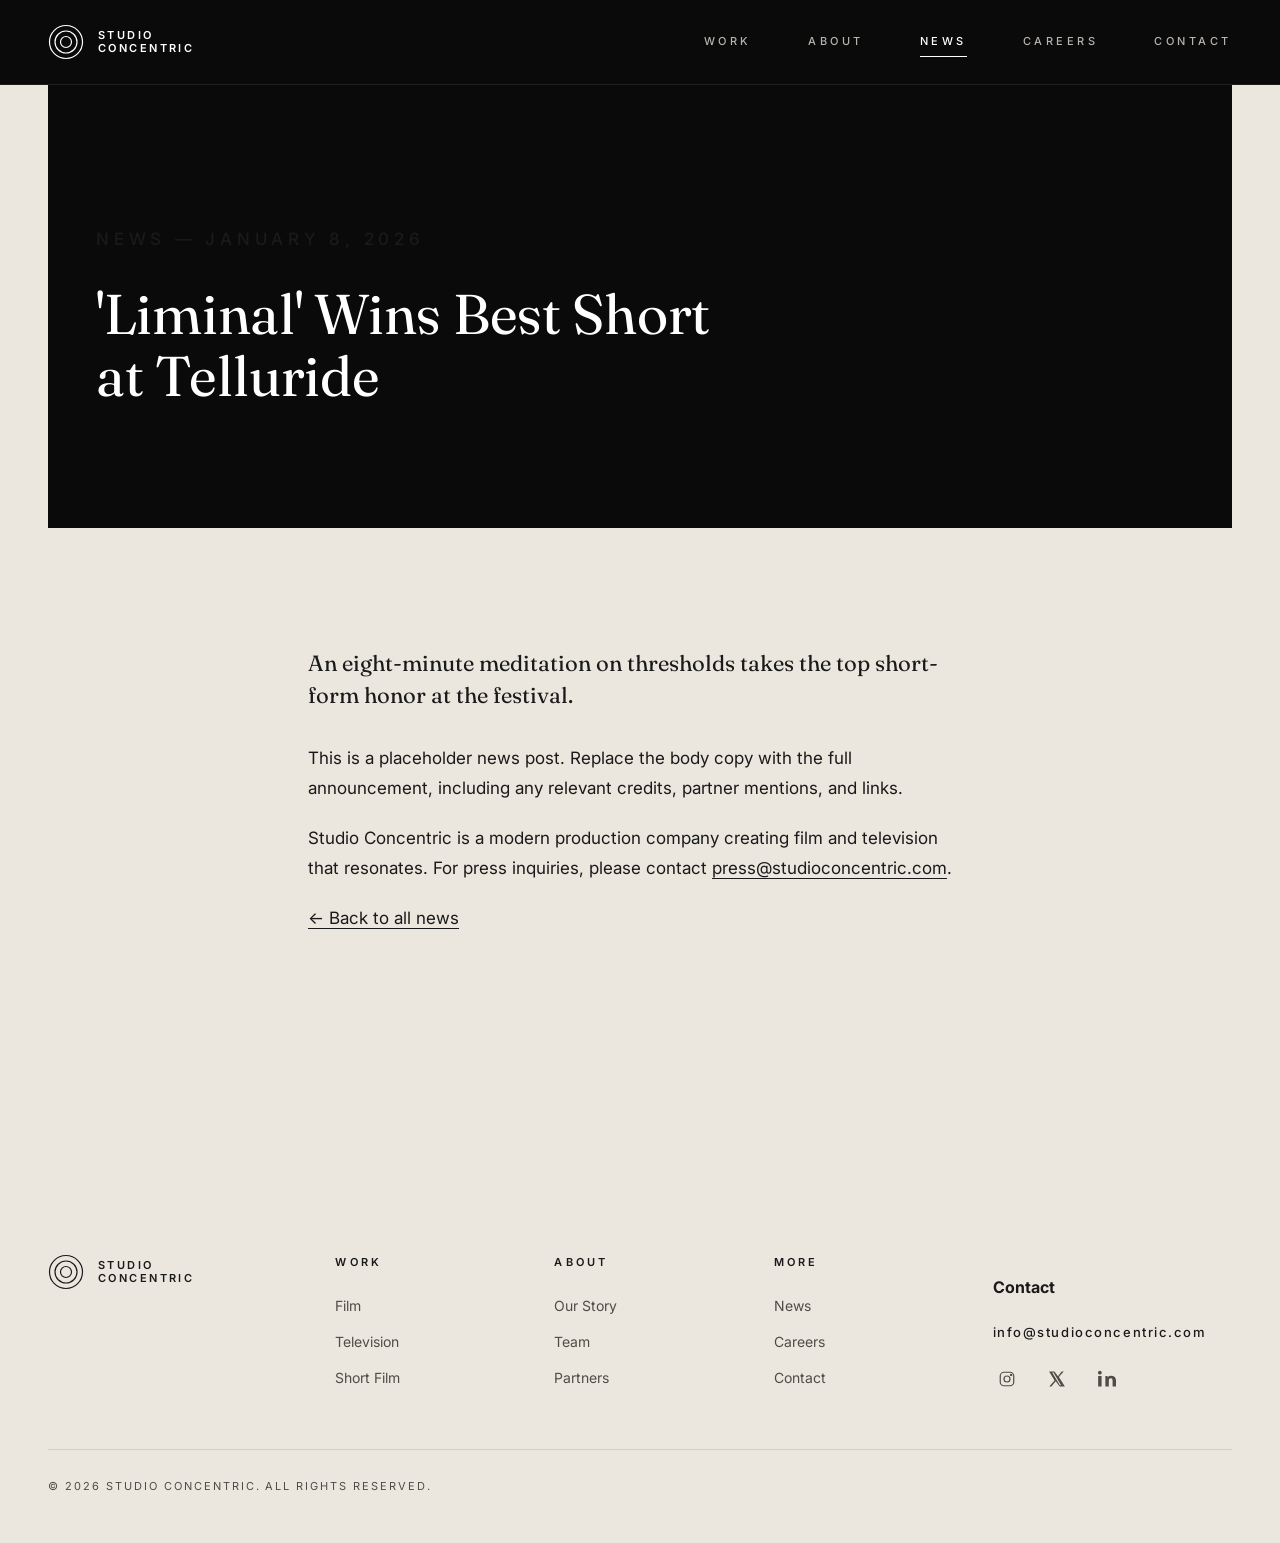
<file: news/liminal-premiere.html>
<!DOCTYPE html>
<html lang="en">
<head>
  <meta charset="utf-8">
  <meta name="viewport" content="width=device-width, initial-scale=1">
  <title>'Liminal' Wins Best Short at Telluride — Studio Concentric</title>
  <meta name="description" content="An eight-minute meditation on thresholds takes the top short-form honor at the festival.">
  <link rel="canonical" href="https://www.studioconcentric.com/news/liminal-premiere.html">
  <link rel="preconnect" href="https://fonts.googleapis.com">
  <link rel="preconnect" href="https://fonts.gstatic.com" crossorigin>
  <link href="https://fonts.googleapis.com/css2?family=Fraunces:opsz,wght@9..144,300;9..144,400;9..144,500&family=Inter:wght@400;500;600&display=swap" rel="stylesheet">
  <link rel="stylesheet" href="../styles.css">
  <link rel="stylesheet" href="../images/_placeholders.css">
  <meta property="og:type" content="website">
  <meta property="og:url" content="https://www.studioconcentric.com/news/liminal-premiere.html">
  <meta property="og:title" content="'Liminal' Wins Best Short at Telluride — Studio Concentric">
  <meta property="og:description" content="An eight-minute meditation on thresholds takes the top short-form honor at the festival.">
  <meta name="twitter:card" content="summary_large_image">
</head>
<body>
<header class="site-header">
  <div class="wrap">
    <a href="../index.html" class="brand" aria-label="Studio Concentric — home">
      <svg class="brand-mark" viewBox="0 0 36 36" aria-hidden="true">
        <circle cx="18" cy="18" r="16.5"/>
        <circle cx="18" cy="18" r="11"/>
        <circle cx="18" cy="18" r="5.5"/>
      </svg>
      <span class="brand-word"><span>Studio</span><span>Concentric</span></span>
    </a>
    <nav class="nav" id="primary-nav">
      <a href="../work.html">Work</a>
      <a href="../about.html">About</a>
      <a href="../news.html" class="active">News</a>
      <a href="../careers.html">Careers</a>
      <a href="../contact.html">Contact</a>
    </nav>
    <button class="nav-toggle" aria-controls="primary-nav" aria-expanded="false" onclick="this.setAttribute('aria-expanded', this.getAttribute('aria-expanded')==='true'?'false':'true'); document.getElementById('primary-nav').classList.toggle('is-open')">Menu</button>
  </div>
</header>

<article class="article bg-bone" style="background: var(--bone); color: var(--ink-text); max-width: none; padding-top: 0;">
  <div class="page-hero">
    <div class="wrap">
      <p class="eyebrow">News — January 8, 2026</p>
      <h1 class="h-display page-hero__title">'Liminal' Wins Best Short at Telluride</h1>
    </div>
  </div>

  <div class="section bg-bone">
    <div class="wrap" style="max-width: 760px;">
      <p class="lede" style="font-family: var(--serif); font-size: 22px; line-height: 1.45; color: var(--ink-text); margin-bottom: 32px;">An eight-minute meditation on thresholds takes the top short-form honor at the festival.</p>
      <div class="prose">
        <p>This is a placeholder news post. Replace the body copy with the full announcement, including any relevant credits, partner mentions, and links.</p>
        <p>Studio Concentric is a modern production company creating film and television that resonates. For press inquiries, please contact <a href="mailto:press@studioconcentric.com">press@studioconcentric.com</a>.</p>
        <p><a href="../news.html">← Back to all news</a></p>
      </div>
    </div>
  </div>
</article>

<footer class="site-footer">
  <div class="wrap">
    <div class="footer-grid">
      <div class="footer-brand">
        <a href="../index.html" class="brand" aria-label="Studio Concentric — home">
          <svg class="brand-mark" viewBox="0 0 36 36" aria-hidden="true">
            <circle cx="18" cy="18" r="16.5"/>
            <circle cx="18" cy="18" r="11"/>
            <circle cx="18" cy="18" r="5.5"/>
          </svg>
          <span class="brand-word"><span>Studio</span><span>Concentric</span></span>
        </a>
      </div>
      <div class="footer-col">
        <h4>Work</h4>
        <ul>
          <li><a href="../work.html?cat=film">Film</a></li>
          <li><a href="../work.html?cat=television">Television</a></li>
          <li><a href="../work.html?cat=short-film">Short Film</a></li>
        </ul>
      </div>
      <div class="footer-col">
        <h4>About</h4>
        <ul>
          <li><a href="../about.html#story">Our Story</a></li>
          <li><a href="../about.html#team">Team</a></li>
          <li><a href="../about.html#partners">Partners</a></li>
        </ul>
      </div>
      <div class="footer-col">
        <h4>More</h4>
        <ul>
          <li><a href="../news.html">News</a></li>
          <li><a href="../careers.html">Careers</a></li>
          <li><a href="../contact.html">Contact</a></li>
        </ul>
      </div>
      <div class="footer-contact">
        <h4>Contact</h4>
        <p class="email"><a href="mailto:info@studioconcentric.com">info@studioconcentric.com</a></p>
        <div class="socials">
          <a href="https://www.instagram.com/" aria-label="Instagram" target="_blank" rel="noopener">
            <svg viewBox="0 0 24 24" fill="none" stroke="currentColor" stroke-width="1.6" stroke-linecap="round" stroke-linejoin="round"><rect x="3" y="3" width="18" height="18" rx="5"/><circle cx="12" cy="12" r="4"/><circle cx="17.5" cy="6.5" r=".8" fill="currentColor"/></svg>
          </a>
          <a href="https://x.com/" aria-label="X" target="_blank" rel="noopener">
            <svg viewBox="0 0 24 24" fill="currentColor"><path d="M18.244 2H21l-6.52 7.46L22.5 22h-6.875l-5.39-7.07L4.5 22H1.74l7.01-8.01L1.5 2h6.99l4.87 6.45L18.244 2zm-2.41 18.4h1.62L7.27 3.46H5.55L15.834 20.4z"/></svg>
          </a>
          <a href="https://www.linkedin.com/" aria-label="LinkedIn" target="_blank" rel="noopener">
            <svg viewBox="0 0 24 24" fill="currentColor"><path d="M4.98 3.5C4.98 4.88 3.87 6 2.5 6S0 4.88 0 3.5 1.13 1 2.5 1s2.48 1.12 2.48 2.5zM.22 8h4.56v14H.22V8zM8.34 8h4.37v1.92h.06c.61-1.16 2.1-2.38 4.33-2.38C21.74 7.54 24 10 24 14.07V22h-4.56v-7.04c0-1.68-.03-3.84-2.34-3.84-2.34 0-2.7 1.83-2.7 3.72V22H9.84V8h-1.5z"/></svg>
          </a>
        </div>
      </div>
    </div>
    <div class="footer-bottom">
      © 2026 Studio Concentric. All rights reserved.
    </div>
  </div>
</footer>

</body>
</html>
</file>
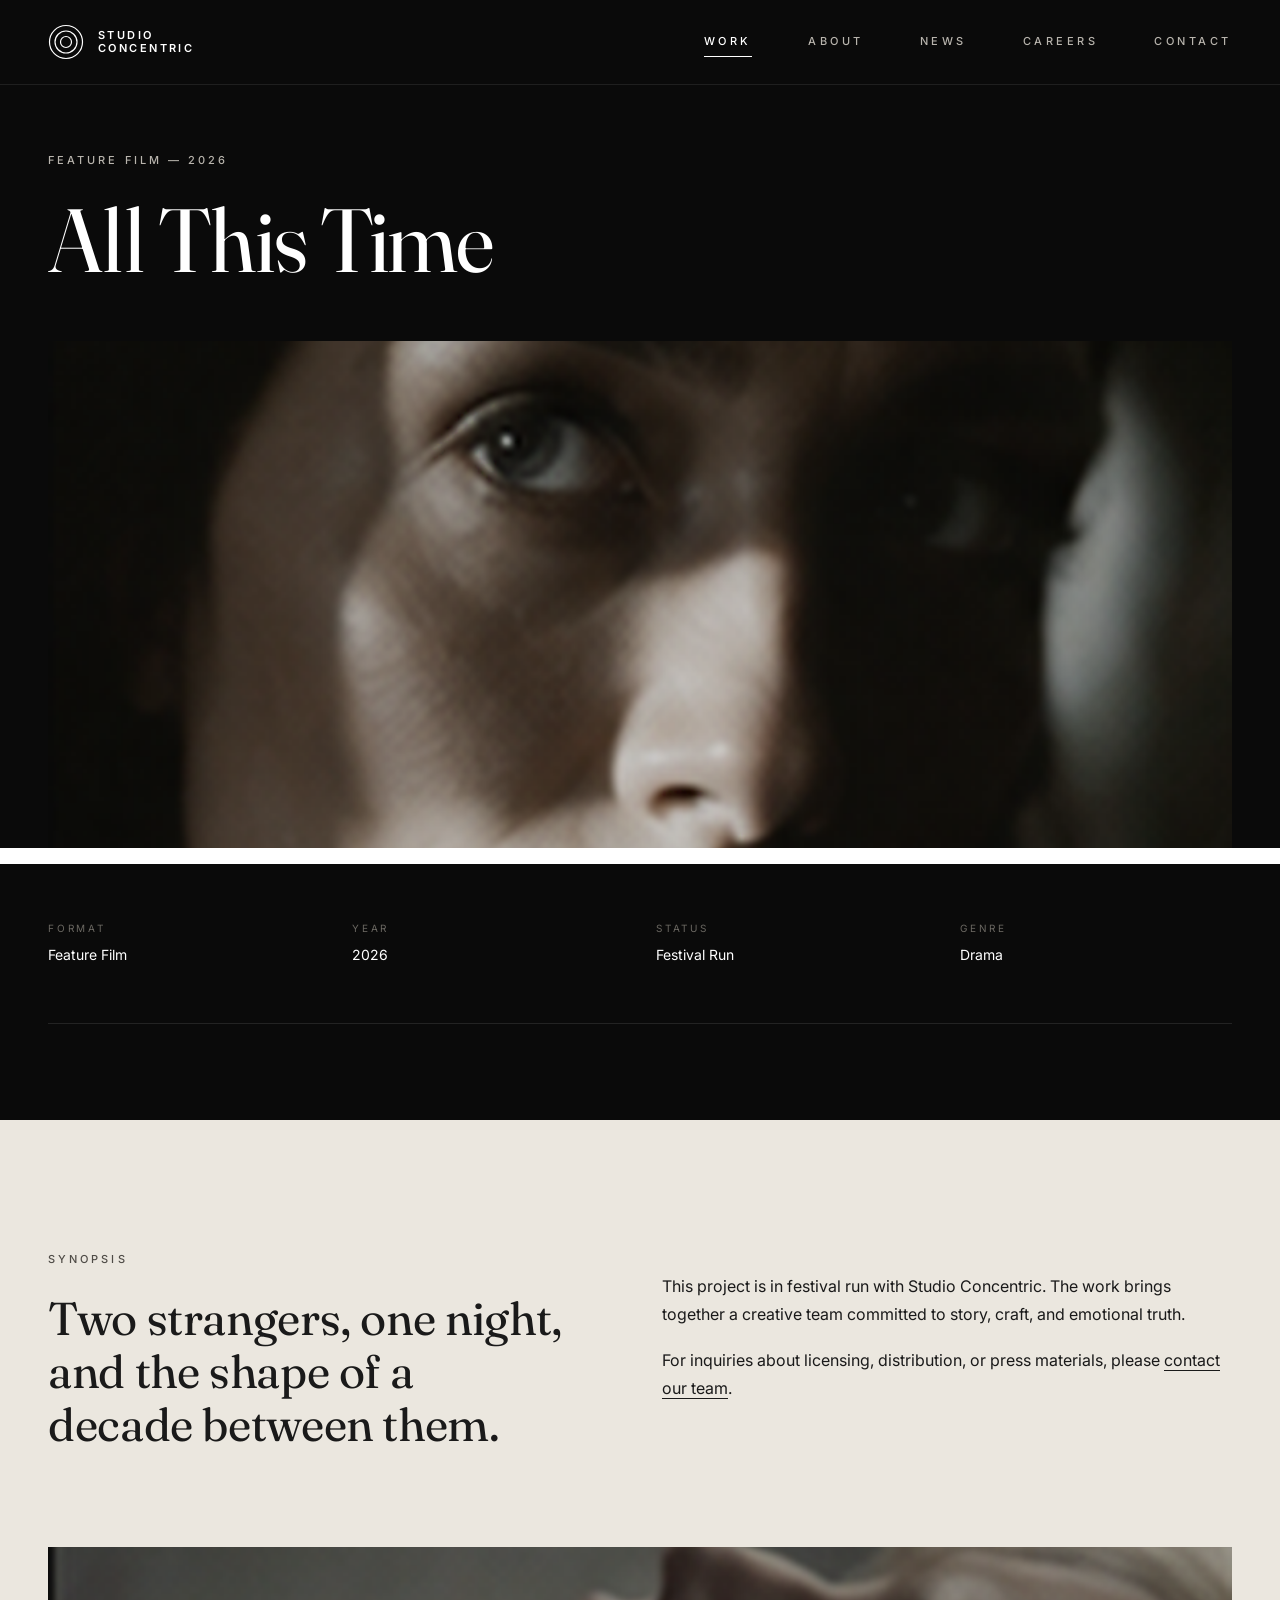
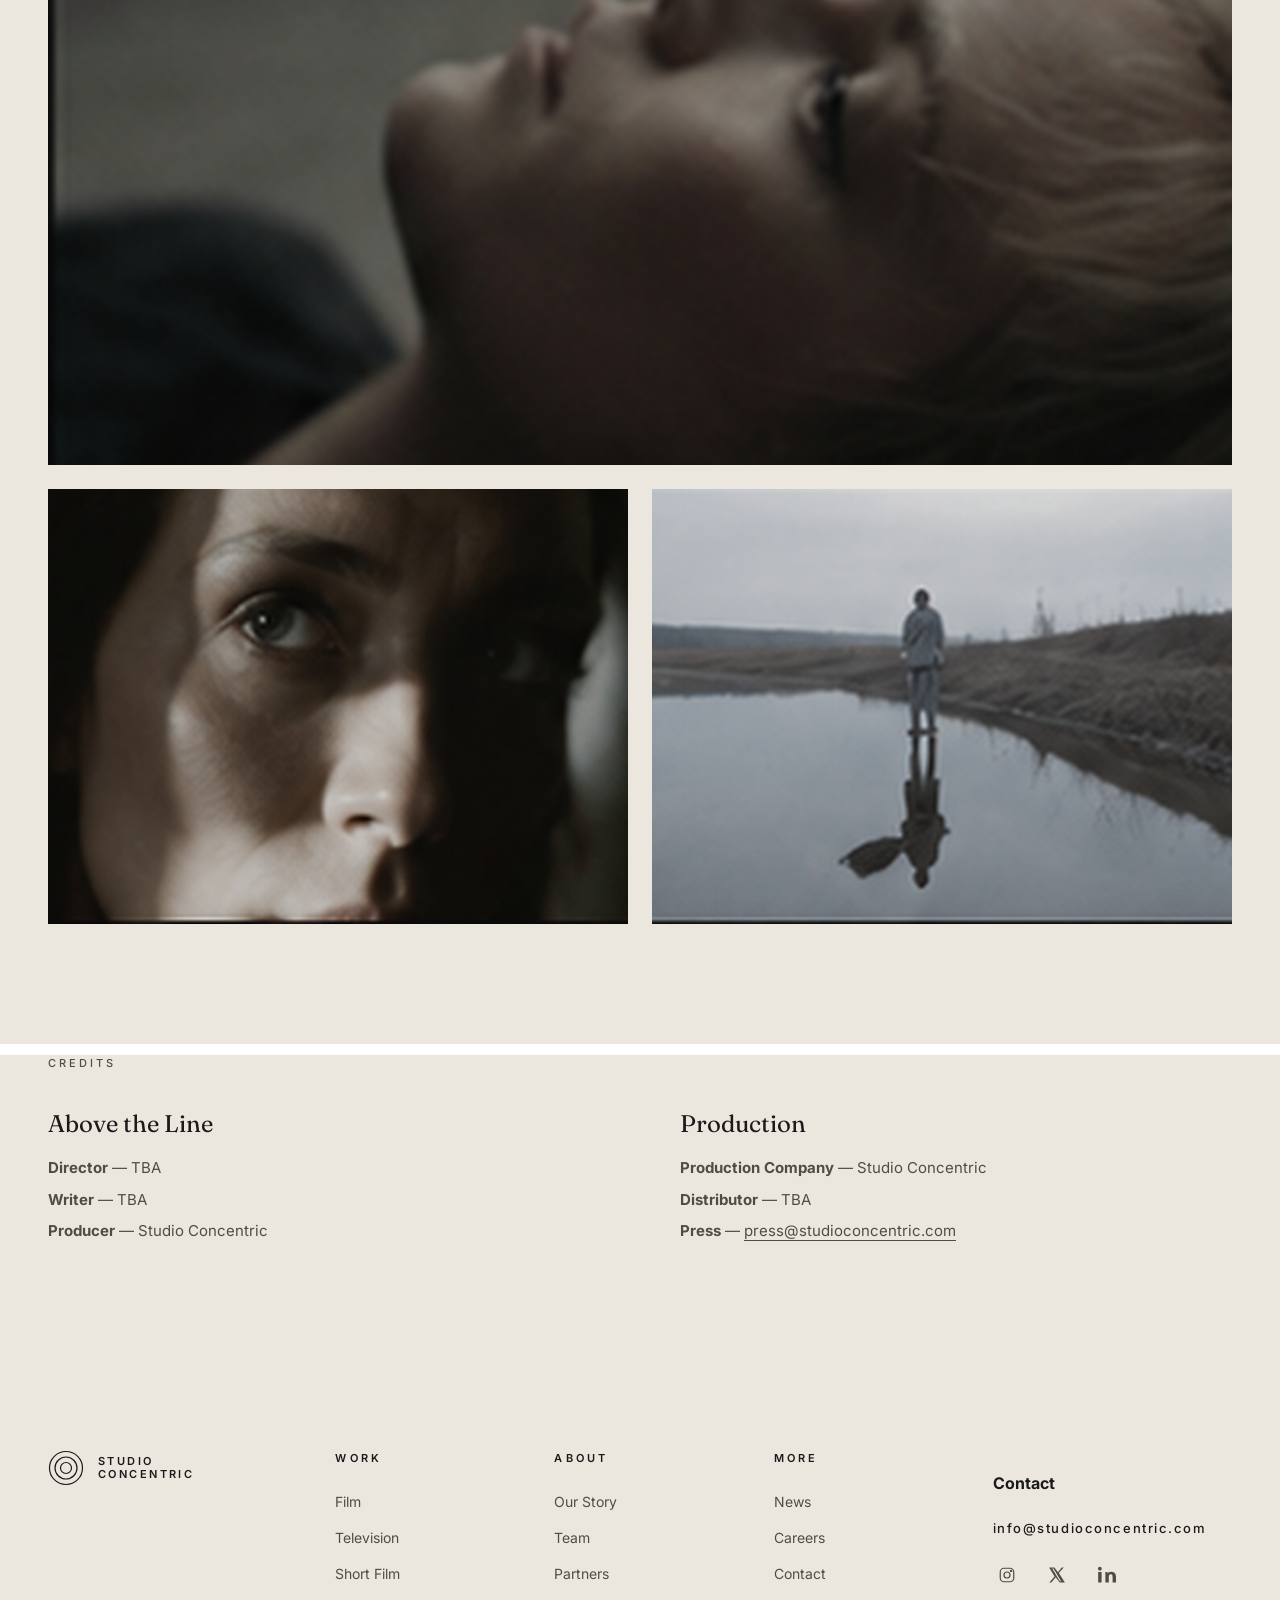
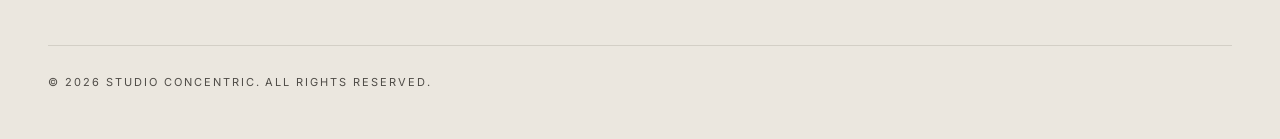
<file: work/all-this-time.html>
<!DOCTYPE html>
<html lang="en">
<head>
  <meta charset="utf-8">
  <meta name="viewport" content="width=device-width, initial-scale=1">
  <title>All This Time — Studio Concentric</title>
  <meta name="description" content="All This Time. A feature film project from Studio Concentric.">
  <link rel="canonical" href="https://www.studioconcentric.com/work/all-this-time.html">
  <link rel="preconnect" href="https://fonts.googleapis.com">
  <link rel="preconnect" href="https://fonts.gstatic.com" crossorigin>
  <link href="https://fonts.googleapis.com/css2?family=Fraunces:opsz,wght@9..144,300;9..144,400;9..144,500&family=Inter:wght@400;500;600&display=swap" rel="stylesheet">
  <link rel="stylesheet" href="../styles.css">
  <link rel="stylesheet" href="../images/_placeholders.css">
  <meta property="og:type" content="website">
  <meta property="og:url" content="https://www.studioconcentric.com/work/all-this-time.html">
  <meta property="og:title" content="All This Time — Studio Concentric">
  <meta property="og:description" content="All This Time. A feature film project from Studio Concentric.">
  <meta name="twitter:card" content="summary_large_image">
</head>
<body>
<header class="site-header">
  <div class="wrap">
    <a href="../index.html" class="brand" aria-label="Studio Concentric — home">
      <svg class="brand-mark" viewBox="0 0 36 36" aria-hidden="true">
        <circle cx="18" cy="18" r="16.5"/>
        <circle cx="18" cy="18" r="11"/>
        <circle cx="18" cy="18" r="5.5"/>
      </svg>
      <span class="brand-word"><span>Studio</span><span>Concentric</span></span>
    </a>
    <nav class="nav" id="primary-nav">
      <a href="../work.html" class="active">Work</a>
      <a href="../about.html">About</a>
      <a href="../news.html">News</a>
      <a href="../careers.html">Careers</a>
      <a href="../contact.html">Contact</a>
    </nav>
    <button class="nav-toggle" aria-controls="primary-nav" aria-expanded="false" onclick="this.setAttribute('aria-expanded', this.getAttribute('aria-expanded')==='true'?'false':'true'); document.getElementById('primary-nav').classList.toggle('is-open')">Menu</button>
  </div>
</header>

<section class="bg-ink" style="padding-top: 56px;">
  <div class="wrap">
    <p class="eyebrow" style="margin-bottom: 24px; color: var(--text-2);">Feature Film — 2026</p>
    <h1 class="h-display" style="color: var(--text); max-width: 18ch; margin-bottom: 56px;">All This Time</h1>
    <div class="project-hero__media ph-card-2"></div>
  </div>
</section>

<section class="bg-ink" style="padding-bottom: 80px;">
  <div class="wrap">
    <dl class="project-meta">
      <div><dt>Format</dt><dd>Feature Film</dd></div>
      <div><dt>Year</dt><dd>2026</dd></div>
      <div><dt>Status</dt><dd>Festival Run</dd></div>
      <div><dt>Genre</dt><dd>Drama</dd></div>
    </dl>
  </div>
</section>

<section class="section bg-bone">
  <div class="wrap">
    <div class="split">
      <div>
        <p class="eyebrow" style="margin-bottom: 24px;">Synopsis</p>
        <h2 class="h2">Two strangers, one night, and the shape of a decade between them.</h2>
      </div>
      <div class="prose">
        <p>This project is in festival run with Studio Concentric. The work brings together a creative team committed to story, craft, and emotional truth.</p>
        <p>For inquiries about licensing, distribution, or press materials, please <a href="{root}contact.html">contact our team</a>.</p>
      </div>
    </div>

    <div class="project-gallery" style="margin-top: 96px;">
      <div class="ph-card-4"></div>
      <div class="ph-card-2"></div>
      <div class="ph-card-1"></div>
    </div>
  </div>
</section>

<section class="section bg-bone" style="padding-top: 0;">
  <div class="wrap">
    <p class="eyebrow" style="margin-bottom: 32px;">Credits</p>
    <div class="contact-grid">
      
      <div class="contact-block">
        <h3>Above the Line</h3>
        <p><strong>Director</strong> — TBA</p>
        <p><strong>Writer</strong> — TBA</p>
        <p><strong>Producer</strong> — Studio Concentric</p>
      </div>
      <div class="contact-block">
        <h3>Production</h3>
        <p><strong>Production Company</strong> — Studio Concentric</p>
        <p><strong>Distributor</strong> — TBA</p>
        <p><strong>Press</strong> — <a href="mailto:press@studioconcentric.com">press@studioconcentric.com</a></p>
      </div>

    </div>
  </div>
</section>

<footer class="site-footer">
  <div class="wrap">
    <div class="footer-grid">
      <div class="footer-brand">
        <a href="../index.html" class="brand" aria-label="Studio Concentric — home">
          <svg class="brand-mark" viewBox="0 0 36 36" aria-hidden="true">
            <circle cx="18" cy="18" r="16.5"/>
            <circle cx="18" cy="18" r="11"/>
            <circle cx="18" cy="18" r="5.5"/>
          </svg>
          <span class="brand-word"><span>Studio</span><span>Concentric</span></span>
        </a>
      </div>
      <div class="footer-col">
        <h4>Work</h4>
        <ul>
          <li><a href="../work.html?cat=film">Film</a></li>
          <li><a href="../work.html?cat=television">Television</a></li>
          <li><a href="../work.html?cat=short-film">Short Film</a></li>
        </ul>
      </div>
      <div class="footer-col">
        <h4>About</h4>
        <ul>
          <li><a href="../about.html#story">Our Story</a></li>
          <li><a href="../about.html#team">Team</a></li>
          <li><a href="../about.html#partners">Partners</a></li>
        </ul>
      </div>
      <div class="footer-col">
        <h4>More</h4>
        <ul>
          <li><a href="../news.html">News</a></li>
          <li><a href="../careers.html">Careers</a></li>
          <li><a href="../contact.html">Contact</a></li>
        </ul>
      </div>
      <div class="footer-contact">
        <h4>Contact</h4>
        <p class="email"><a href="mailto:info@studioconcentric.com">info@studioconcentric.com</a></p>
        <div class="socials">
          <a href="https://www.instagram.com/" aria-label="Instagram" target="_blank" rel="noopener">
            <svg viewBox="0 0 24 24" fill="none" stroke="currentColor" stroke-width="1.6" stroke-linecap="round" stroke-linejoin="round"><rect x="3" y="3" width="18" height="18" rx="5"/><circle cx="12" cy="12" r="4"/><circle cx="17.5" cy="6.5" r=".8" fill="currentColor"/></svg>
          </a>
          <a href="https://x.com/" aria-label="X" target="_blank" rel="noopener">
            <svg viewBox="0 0 24 24" fill="currentColor"><path d="M18.244 2H21l-6.52 7.46L22.5 22h-6.875l-5.39-7.07L4.5 22H1.74l7.01-8.01L1.5 2h6.99l4.87 6.45L18.244 2zm-2.41 18.4h1.62L7.27 3.46H5.55L15.834 20.4z"/></svg>
          </a>
          <a href="https://www.linkedin.com/" aria-label="LinkedIn" target="_blank" rel="noopener">
            <svg viewBox="0 0 24 24" fill="currentColor"><path d="M4.98 3.5C4.98 4.88 3.87 6 2.5 6S0 4.88 0 3.5 1.13 1 2.5 1s2.48 1.12 2.48 2.5zM.22 8h4.56v14H.22V8zM8.34 8h4.37v1.92h.06c.61-1.16 2.1-2.38 4.33-2.38C21.74 7.54 24 10 24 14.07V22h-4.56v-7.04c0-1.68-.03-3.84-2.34-3.84-2.34 0-2.7 1.83-2.7 3.72V22H9.84V8h-1.5z"/></svg>
          </a>
        </div>
      </div>
    </div>
    <div class="footer-bottom">
      © 2026 Studio Concentric. All rights reserved.
    </div>
  </div>
</footer>

</body>
</html>
</file>
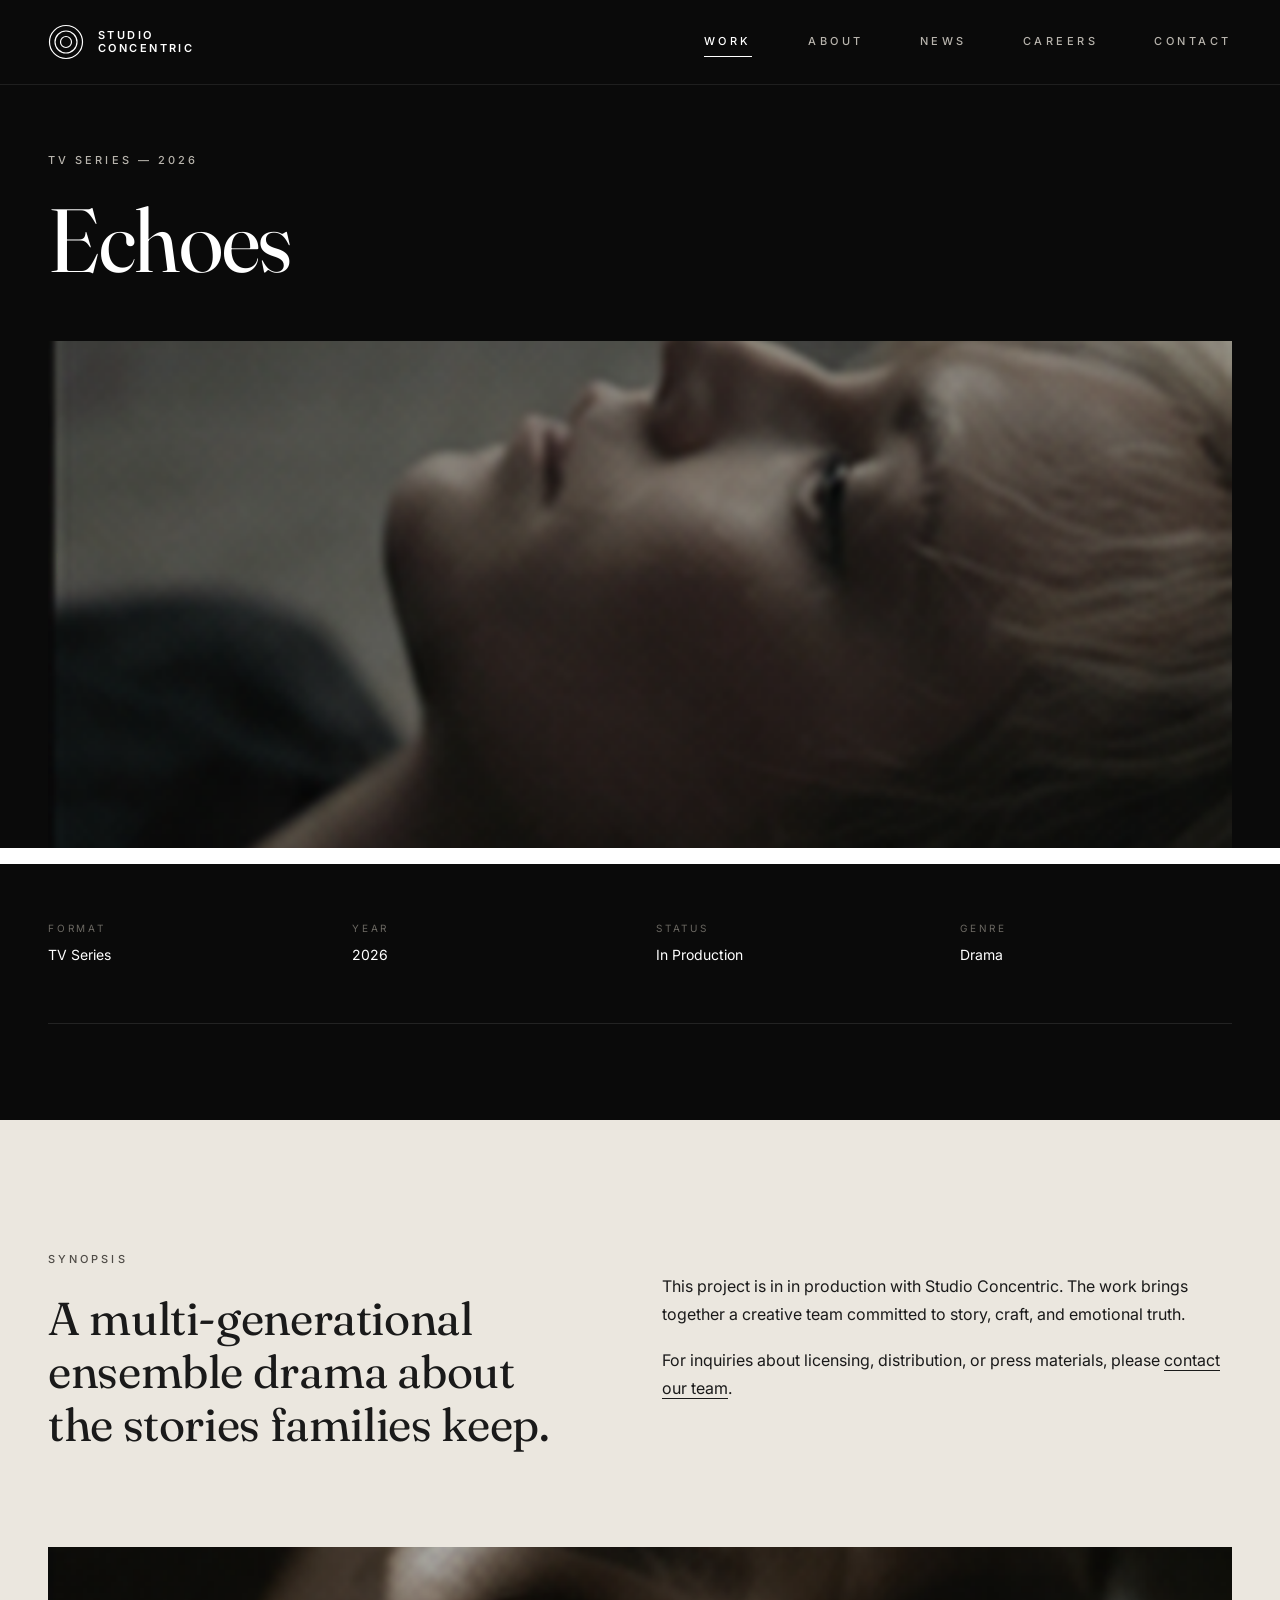
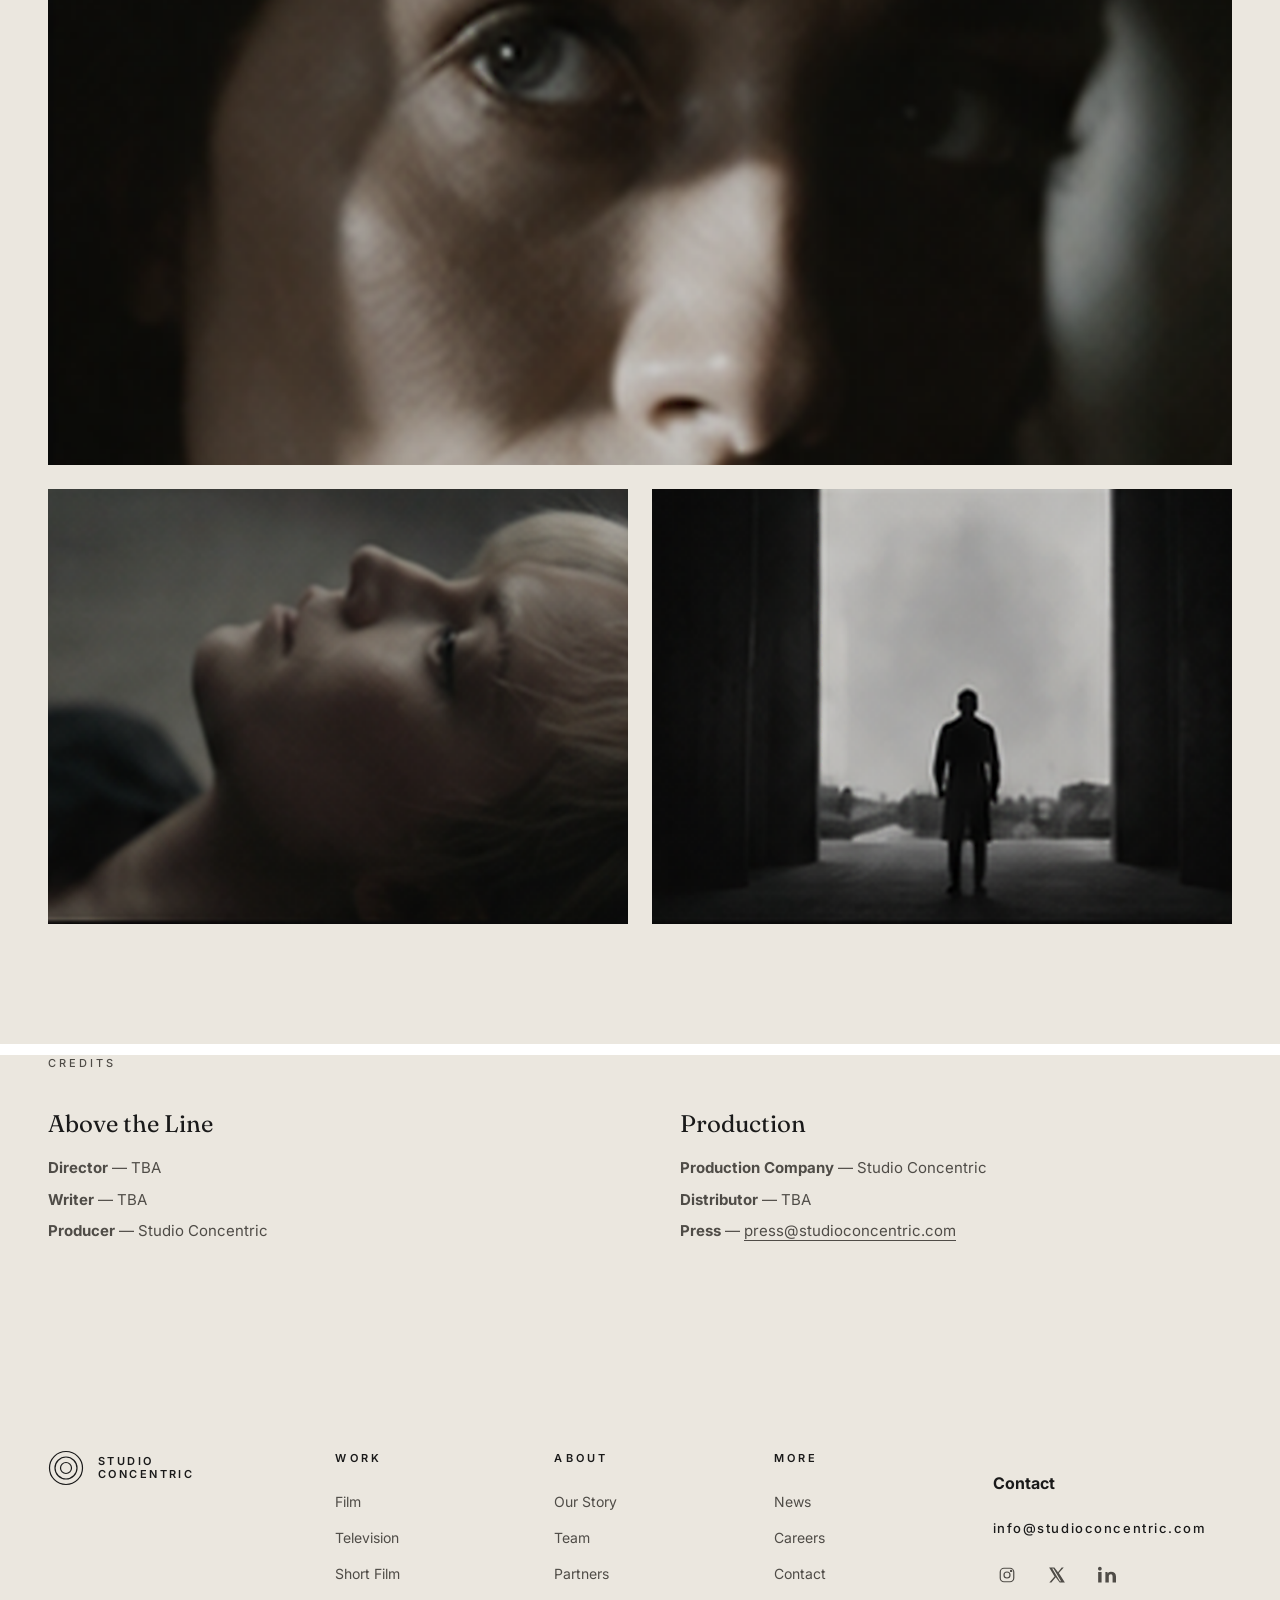
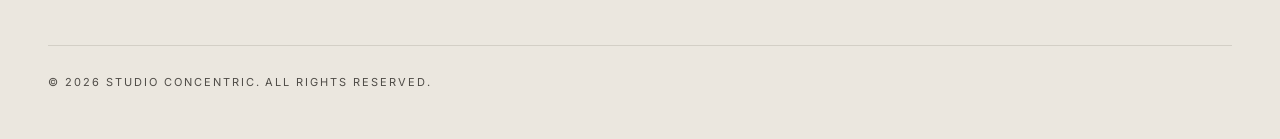
<file: work/echoes.html>
<!DOCTYPE html>
<html lang="en">
<head>
  <meta charset="utf-8">
  <meta name="viewport" content="width=device-width, initial-scale=1">
  <title>Echoes — Studio Concentric</title>
  <meta name="description" content="Echoes. A tv series project from Studio Concentric.">
  <link rel="canonical" href="https://www.studioconcentric.com/work/echoes.html">
  <link rel="preconnect" href="https://fonts.googleapis.com">
  <link rel="preconnect" href="https://fonts.gstatic.com" crossorigin>
  <link href="https://fonts.googleapis.com/css2?family=Fraunces:opsz,wght@9..144,300;9..144,400;9..144,500&family=Inter:wght@400;500;600&display=swap" rel="stylesheet">
  <link rel="stylesheet" href="../styles.css">
  <link rel="stylesheet" href="../images/_placeholders.css">
  <meta property="og:type" content="website">
  <meta property="og:url" content="https://www.studioconcentric.com/work/echoes.html">
  <meta property="og:title" content="Echoes — Studio Concentric">
  <meta property="og:description" content="Echoes. A tv series project from Studio Concentric.">
  <meta name="twitter:card" content="summary_large_image">
</head>
<body>
<header class="site-header">
  <div class="wrap">
    <a href="../index.html" class="brand" aria-label="Studio Concentric — home">
      <svg class="brand-mark" viewBox="0 0 36 36" aria-hidden="true">
        <circle cx="18" cy="18" r="16.5"/>
        <circle cx="18" cy="18" r="11"/>
        <circle cx="18" cy="18" r="5.5"/>
      </svg>
      <span class="brand-word"><span>Studio</span><span>Concentric</span></span>
    </a>
    <nav class="nav" id="primary-nav">
      <a href="../work.html" class="active">Work</a>
      <a href="../about.html">About</a>
      <a href="../news.html">News</a>
      <a href="../careers.html">Careers</a>
      <a href="../contact.html">Contact</a>
    </nav>
    <button class="nav-toggle" aria-controls="primary-nav" aria-expanded="false" onclick="this.setAttribute('aria-expanded', this.getAttribute('aria-expanded')==='true'?'false':'true'); document.getElementById('primary-nav').classList.toggle('is-open')">Menu</button>
  </div>
</header>

<section class="bg-ink" style="padding-top: 56px;">
  <div class="wrap">
    <p class="eyebrow" style="margin-bottom: 24px; color: var(--text-2);">TV Series — 2026</p>
    <h1 class="h-display" style="color: var(--text); max-width: 18ch; margin-bottom: 56px;">Echoes</h1>
    <div class="project-hero__media ph-card-4"></div>
  </div>
</section>

<section class="bg-ink" style="padding-bottom: 80px;">
  <div class="wrap">
    <dl class="project-meta">
      <div><dt>Format</dt><dd>TV Series</dd></div>
      <div><dt>Year</dt><dd>2026</dd></div>
      <div><dt>Status</dt><dd>In Production</dd></div>
      <div><dt>Genre</dt><dd>Drama</dd></div>
    </dl>
  </div>
</section>

<section class="section bg-bone">
  <div class="wrap">
    <div class="split">
      <div>
        <p class="eyebrow" style="margin-bottom: 24px;">Synopsis</p>
        <h2 class="h2">A multi-generational ensemble drama about the stories families keep.</h2>
      </div>
      <div class="prose">
        <p>This project is in in production with Studio Concentric. The work brings together a creative team committed to story, craft, and emotional truth.</p>
        <p>For inquiries about licensing, distribution, or press materials, please <a href="{root}contact.html">contact our team</a>.</p>
      </div>
    </div>

    <div class="project-gallery" style="margin-top: 96px;">
      <div class="ph-card-2"></div>
      <div class="ph-card-4"></div>
      <div class="ph-card-3"></div>
    </div>
  </div>
</section>

<section class="section bg-bone" style="padding-top: 0;">
  <div class="wrap">
    <p class="eyebrow" style="margin-bottom: 32px;">Credits</p>
    <div class="contact-grid">
      
      <div class="contact-block">
        <h3>Above the Line</h3>
        <p><strong>Director</strong> — TBA</p>
        <p><strong>Writer</strong> — TBA</p>
        <p><strong>Producer</strong> — Studio Concentric</p>
      </div>
      <div class="contact-block">
        <h3>Production</h3>
        <p><strong>Production Company</strong> — Studio Concentric</p>
        <p><strong>Distributor</strong> — TBA</p>
        <p><strong>Press</strong> — <a href="mailto:press@studioconcentric.com">press@studioconcentric.com</a></p>
      </div>

    </div>
  </div>
</section>

<footer class="site-footer">
  <div class="wrap">
    <div class="footer-grid">
      <div class="footer-brand">
        <a href="../index.html" class="brand" aria-label="Studio Concentric — home">
          <svg class="brand-mark" viewBox="0 0 36 36" aria-hidden="true">
            <circle cx="18" cy="18" r="16.5"/>
            <circle cx="18" cy="18" r="11"/>
            <circle cx="18" cy="18" r="5.5"/>
          </svg>
          <span class="brand-word"><span>Studio</span><span>Concentric</span></span>
        </a>
      </div>
      <div class="footer-col">
        <h4>Work</h4>
        <ul>
          <li><a href="../work.html?cat=film">Film</a></li>
          <li><a href="../work.html?cat=television">Television</a></li>
          <li><a href="../work.html?cat=short-film">Short Film</a></li>
        </ul>
      </div>
      <div class="footer-col">
        <h4>About</h4>
        <ul>
          <li><a href="../about.html#story">Our Story</a></li>
          <li><a href="../about.html#team">Team</a></li>
          <li><a href="../about.html#partners">Partners</a></li>
        </ul>
      </div>
      <div class="footer-col">
        <h4>More</h4>
        <ul>
          <li><a href="../news.html">News</a></li>
          <li><a href="../careers.html">Careers</a></li>
          <li><a href="../contact.html">Contact</a></li>
        </ul>
      </div>
      <div class="footer-contact">
        <h4>Contact</h4>
        <p class="email"><a href="mailto:info@studioconcentric.com">info@studioconcentric.com</a></p>
        <div class="socials">
          <a href="https://www.instagram.com/" aria-label="Instagram" target="_blank" rel="noopener">
            <svg viewBox="0 0 24 24" fill="none" stroke="currentColor" stroke-width="1.6" stroke-linecap="round" stroke-linejoin="round"><rect x="3" y="3" width="18" height="18" rx="5"/><circle cx="12" cy="12" r="4"/><circle cx="17.5" cy="6.5" r=".8" fill="currentColor"/></svg>
          </a>
          <a href="https://x.com/" aria-label="X" target="_blank" rel="noopener">
            <svg viewBox="0 0 24 24" fill="currentColor"><path d="M18.244 2H21l-6.52 7.46L22.5 22h-6.875l-5.39-7.07L4.5 22H1.74l7.01-8.01L1.5 2h6.99l4.87 6.45L18.244 2zm-2.41 18.4h1.62L7.27 3.46H5.55L15.834 20.4z"/></svg>
          </a>
          <a href="https://www.linkedin.com/" aria-label="LinkedIn" target="_blank" rel="noopener">
            <svg viewBox="0 0 24 24" fill="currentColor"><path d="M4.98 3.5C4.98 4.88 3.87 6 2.5 6S0 4.88 0 3.5 1.13 1 2.5 1s2.48 1.12 2.48 2.5zM.22 8h4.56v14H.22V8zM8.34 8h4.37v1.92h.06c.61-1.16 2.1-2.38 4.33-2.38C21.74 7.54 24 10 24 14.07V22h-4.56v-7.04c0-1.68-.03-3.84-2.34-3.84-2.34 0-2.7 1.83-2.7 3.72V22H9.84V8h-1.5z"/></svg>
          </a>
        </div>
      </div>
    </div>
    <div class="footer-bottom">
      © 2026 Studio Concentric. All rights reserved.
    </div>
  </div>
</footer>

</body>
</html>
</file>
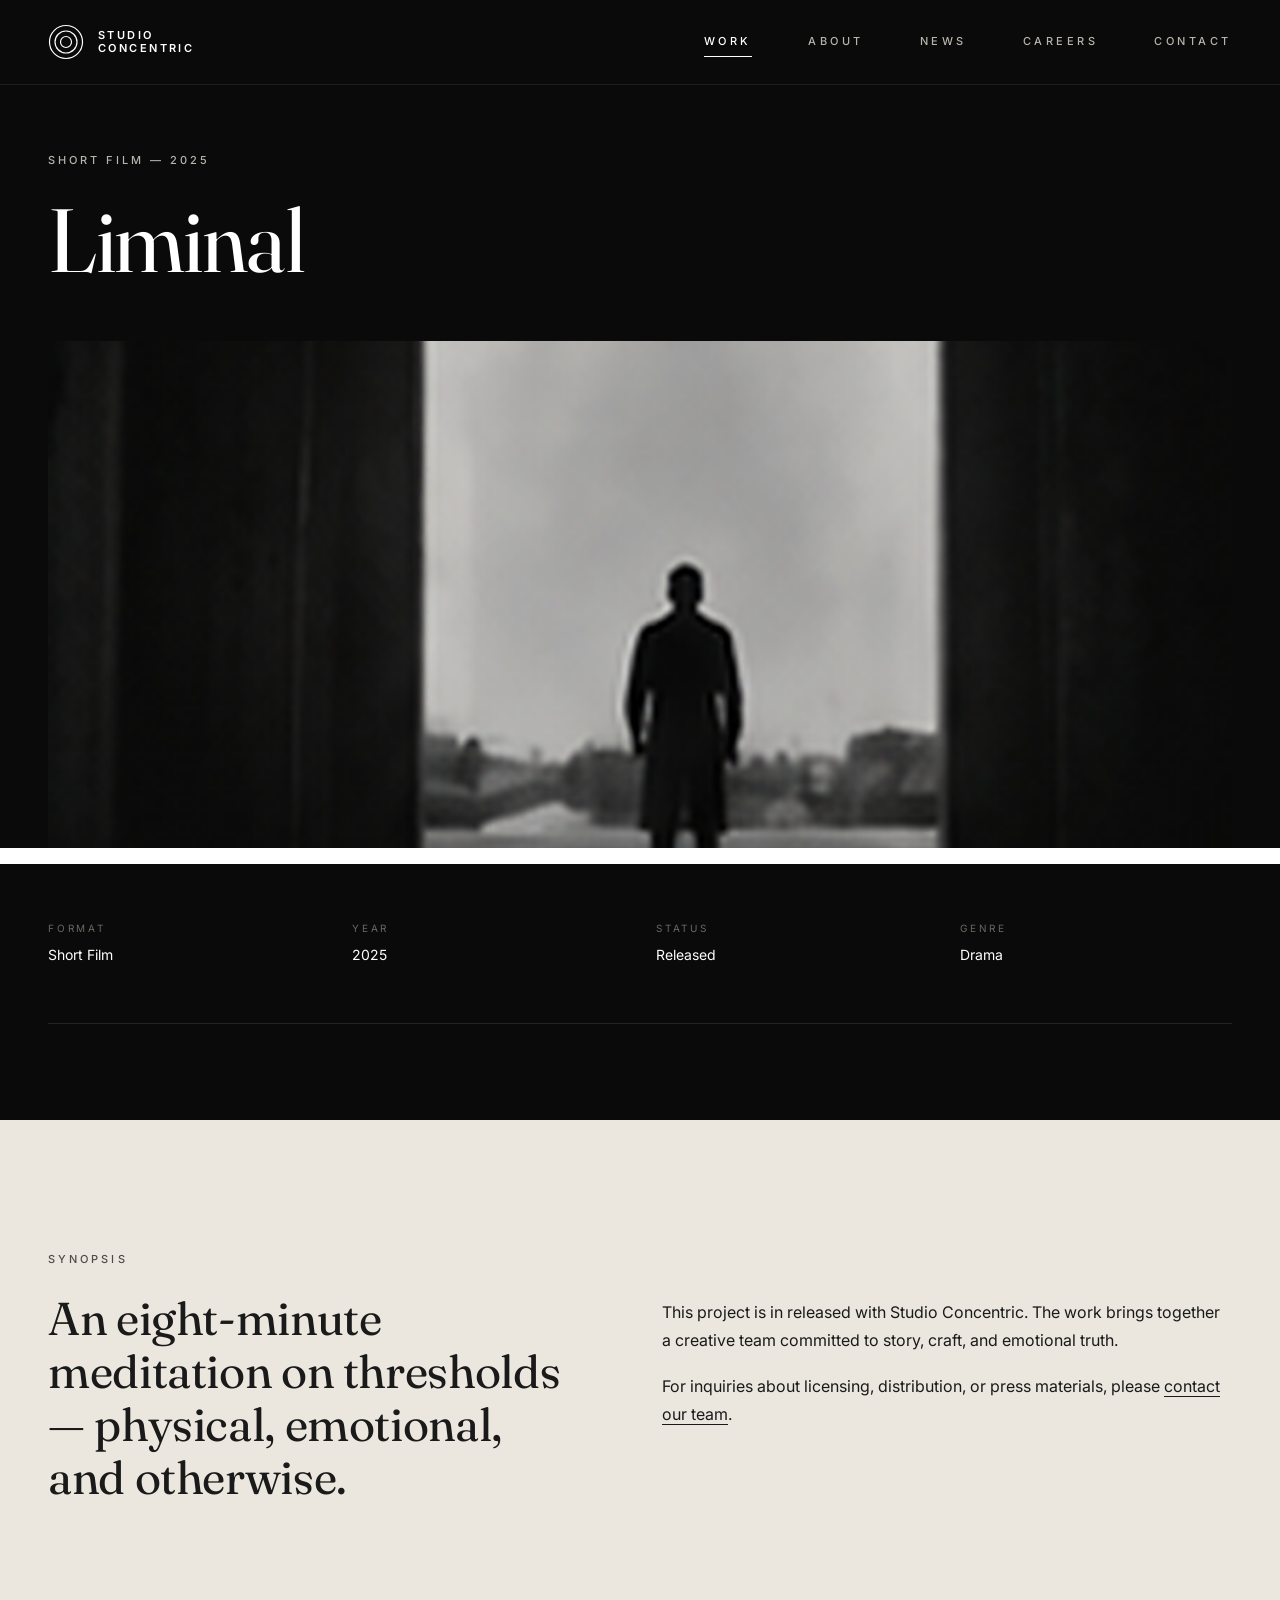
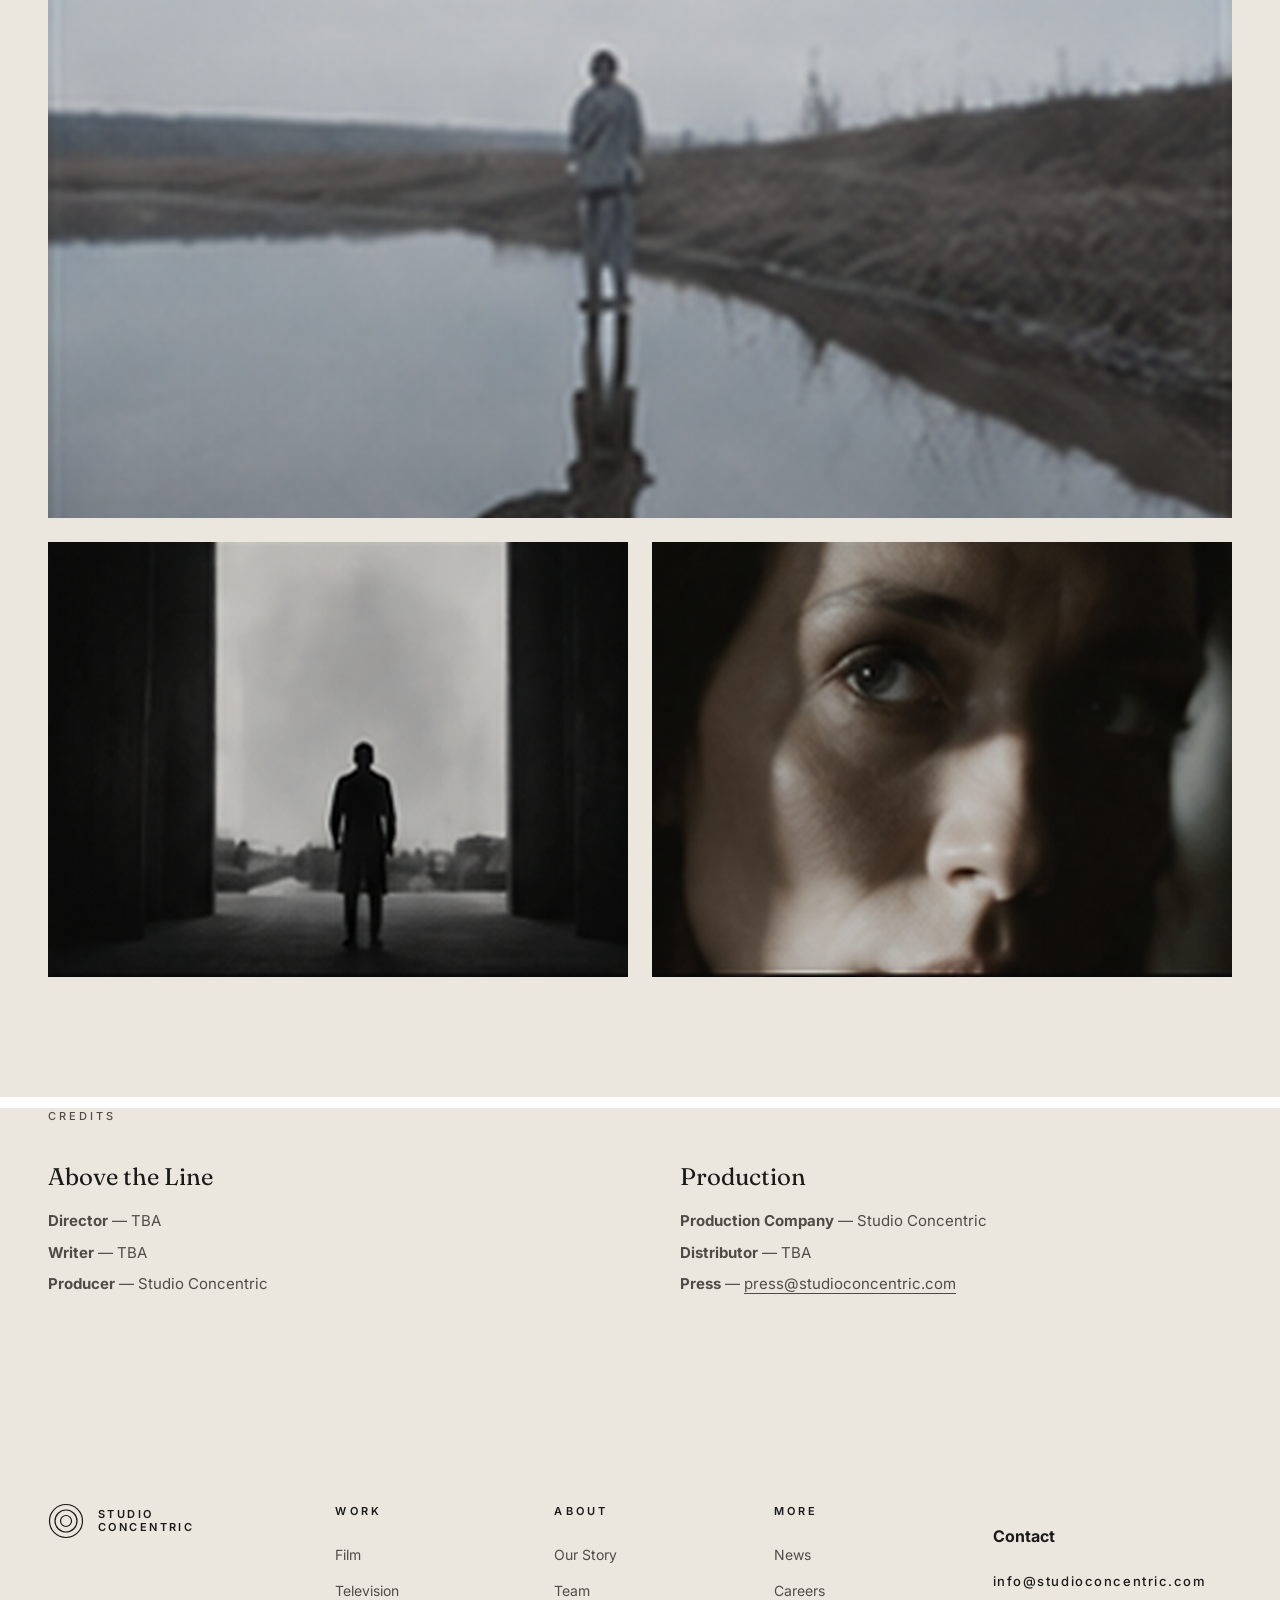
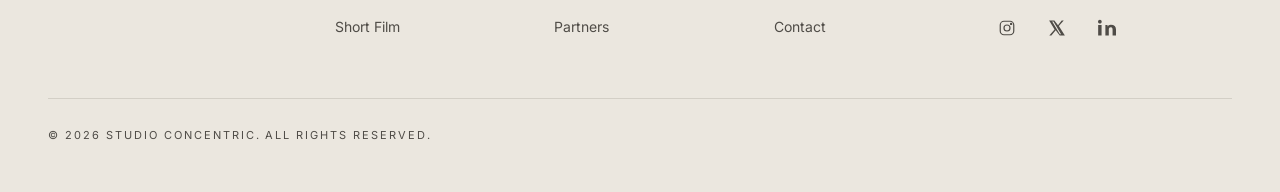
<file: work/liminal.html>
<!DOCTYPE html>
<html lang="en">
<head>
  <meta charset="utf-8">
  <meta name="viewport" content="width=device-width, initial-scale=1">
  <title>Liminal — Studio Concentric</title>
  <meta name="description" content="Liminal. A short film project from Studio Concentric.">
  <link rel="canonical" href="https://www.studioconcentric.com/work/liminal.html">
  <link rel="preconnect" href="https://fonts.googleapis.com">
  <link rel="preconnect" href="https://fonts.gstatic.com" crossorigin>
  <link href="https://fonts.googleapis.com/css2?family=Fraunces:opsz,wght@9..144,300;9..144,400;9..144,500&family=Inter:wght@400;500;600&display=swap" rel="stylesheet">
  <link rel="stylesheet" href="../styles.css">
  <link rel="stylesheet" href="../images/_placeholders.css">
  <meta property="og:type" content="website">
  <meta property="og:url" content="https://www.studioconcentric.com/work/liminal.html">
  <meta property="og:title" content="Liminal — Studio Concentric">
  <meta property="og:description" content="Liminal. A short film project from Studio Concentric.">
  <meta name="twitter:card" content="summary_large_image">
</head>
<body>
<header class="site-header">
  <div class="wrap">
    <a href="../index.html" class="brand" aria-label="Studio Concentric — home">
      <svg class="brand-mark" viewBox="0 0 36 36" aria-hidden="true">
        <circle cx="18" cy="18" r="16.5"/>
        <circle cx="18" cy="18" r="11"/>
        <circle cx="18" cy="18" r="5.5"/>
      </svg>
      <span class="brand-word"><span>Studio</span><span>Concentric</span></span>
    </a>
    <nav class="nav" id="primary-nav">
      <a href="../work.html" class="active">Work</a>
      <a href="../about.html">About</a>
      <a href="../news.html">News</a>
      <a href="../careers.html">Careers</a>
      <a href="../contact.html">Contact</a>
    </nav>
    <button class="nav-toggle" aria-controls="primary-nav" aria-expanded="false" onclick="this.setAttribute('aria-expanded', this.getAttribute('aria-expanded')==='true'?'false':'true'); document.getElementById('primary-nav').classList.toggle('is-open')">Menu</button>
  </div>
</header>

<section class="bg-ink" style="padding-top: 56px;">
  <div class="wrap">
    <p class="eyebrow" style="margin-bottom: 24px; color: var(--text-2);">Short Film — 2025</p>
    <h1 class="h-display" style="color: var(--text); max-width: 18ch; margin-bottom: 56px;">Liminal</h1>
    <div class="project-hero__media ph-card-3"></div>
  </div>
</section>

<section class="bg-ink" style="padding-bottom: 80px;">
  <div class="wrap">
    <dl class="project-meta">
      <div><dt>Format</dt><dd>Short Film</dd></div>
      <div><dt>Year</dt><dd>2025</dd></div>
      <div><dt>Status</dt><dd>Released</dd></div>
      <div><dt>Genre</dt><dd>Drama</dd></div>
    </dl>
  </div>
</section>

<section class="section bg-bone">
  <div class="wrap">
    <div class="split">
      <div>
        <p class="eyebrow" style="margin-bottom: 24px;">Synopsis</p>
        <h2 class="h2">An eight-minute meditation on thresholds — physical, emotional, and otherwise.</h2>
      </div>
      <div class="prose">
        <p>This project is in released with Studio Concentric. The work brings together a creative team committed to story, craft, and emotional truth.</p>
        <p>For inquiries about licensing, distribution, or press materials, please <a href="{root}contact.html">contact our team</a>.</p>
      </div>
    </div>

    <div class="project-gallery" style="margin-top: 96px;">
      <div class="ph-card-1"></div>
      <div class="ph-card-3"></div>
      <div class="ph-card-2"></div>
    </div>
  </div>
</section>

<section class="section bg-bone" style="padding-top: 0;">
  <div class="wrap">
    <p class="eyebrow" style="margin-bottom: 32px;">Credits</p>
    <div class="contact-grid">
      
      <div class="contact-block">
        <h3>Above the Line</h3>
        <p><strong>Director</strong> — TBA</p>
        <p><strong>Writer</strong> — TBA</p>
        <p><strong>Producer</strong> — Studio Concentric</p>
      </div>
      <div class="contact-block">
        <h3>Production</h3>
        <p><strong>Production Company</strong> — Studio Concentric</p>
        <p><strong>Distributor</strong> — TBA</p>
        <p><strong>Press</strong> — <a href="mailto:press@studioconcentric.com">press@studioconcentric.com</a></p>
      </div>

    </div>
  </div>
</section>

<footer class="site-footer">
  <div class="wrap">
    <div class="footer-grid">
      <div class="footer-brand">
        <a href="../index.html" class="brand" aria-label="Studio Concentric — home">
          <svg class="brand-mark" viewBox="0 0 36 36" aria-hidden="true">
            <circle cx="18" cy="18" r="16.5"/>
            <circle cx="18" cy="18" r="11"/>
            <circle cx="18" cy="18" r="5.5"/>
          </svg>
          <span class="brand-word"><span>Studio</span><span>Concentric</span></span>
        </a>
      </div>
      <div class="footer-col">
        <h4>Work</h4>
        <ul>
          <li><a href="../work.html?cat=film">Film</a></li>
          <li><a href="../work.html?cat=television">Television</a></li>
          <li><a href="../work.html?cat=short-film">Short Film</a></li>
        </ul>
      </div>
      <div class="footer-col">
        <h4>About</h4>
        <ul>
          <li><a href="../about.html#story">Our Story</a></li>
          <li><a href="../about.html#team">Team</a></li>
          <li><a href="../about.html#partners">Partners</a></li>
        </ul>
      </div>
      <div class="footer-col">
        <h4>More</h4>
        <ul>
          <li><a href="../news.html">News</a></li>
          <li><a href="../careers.html">Careers</a></li>
          <li><a href="../contact.html">Contact</a></li>
        </ul>
      </div>
      <div class="footer-contact">
        <h4>Contact</h4>
        <p class="email"><a href="mailto:info@studioconcentric.com">info@studioconcentric.com</a></p>
        <div class="socials">
          <a href="https://www.instagram.com/" aria-label="Instagram" target="_blank" rel="noopener">
            <svg viewBox="0 0 24 24" fill="none" stroke="currentColor" stroke-width="1.6" stroke-linecap="round" stroke-linejoin="round"><rect x="3" y="3" width="18" height="18" rx="5"/><circle cx="12" cy="12" r="4"/><circle cx="17.5" cy="6.5" r=".8" fill="currentColor"/></svg>
          </a>
          <a href="https://x.com/" aria-label="X" target="_blank" rel="noopener">
            <svg viewBox="0 0 24 24" fill="currentColor"><path d="M18.244 2H21l-6.52 7.46L22.5 22h-6.875l-5.39-7.07L4.5 22H1.74l7.01-8.01L1.5 2h6.99l4.87 6.45L18.244 2zm-2.41 18.4h1.62L7.27 3.46H5.55L15.834 20.4z"/></svg>
          </a>
          <a href="https://www.linkedin.com/" aria-label="LinkedIn" target="_blank" rel="noopener">
            <svg viewBox="0 0 24 24" fill="currentColor"><path d="M4.98 3.5C4.98 4.88 3.87 6 2.5 6S0 4.88 0 3.5 1.13 1 2.5 1s2.48 1.12 2.48 2.5zM.22 8h4.56v14H.22V8zM8.34 8h4.37v1.92h.06c.61-1.16 2.1-2.38 4.33-2.38C21.74 7.54 24 10 24 14.07V22h-4.56v-7.04c0-1.68-.03-3.84-2.34-3.84-2.34 0-2.7 1.83-2.7 3.72V22H9.84V8h-1.5z"/></svg>
          </a>
        </div>
      </div>
    </div>
    <div class="footer-bottom">
      © 2026 Studio Concentric. All rights reserved.
    </div>
  </div>
</footer>

</body>
</html>
</file>
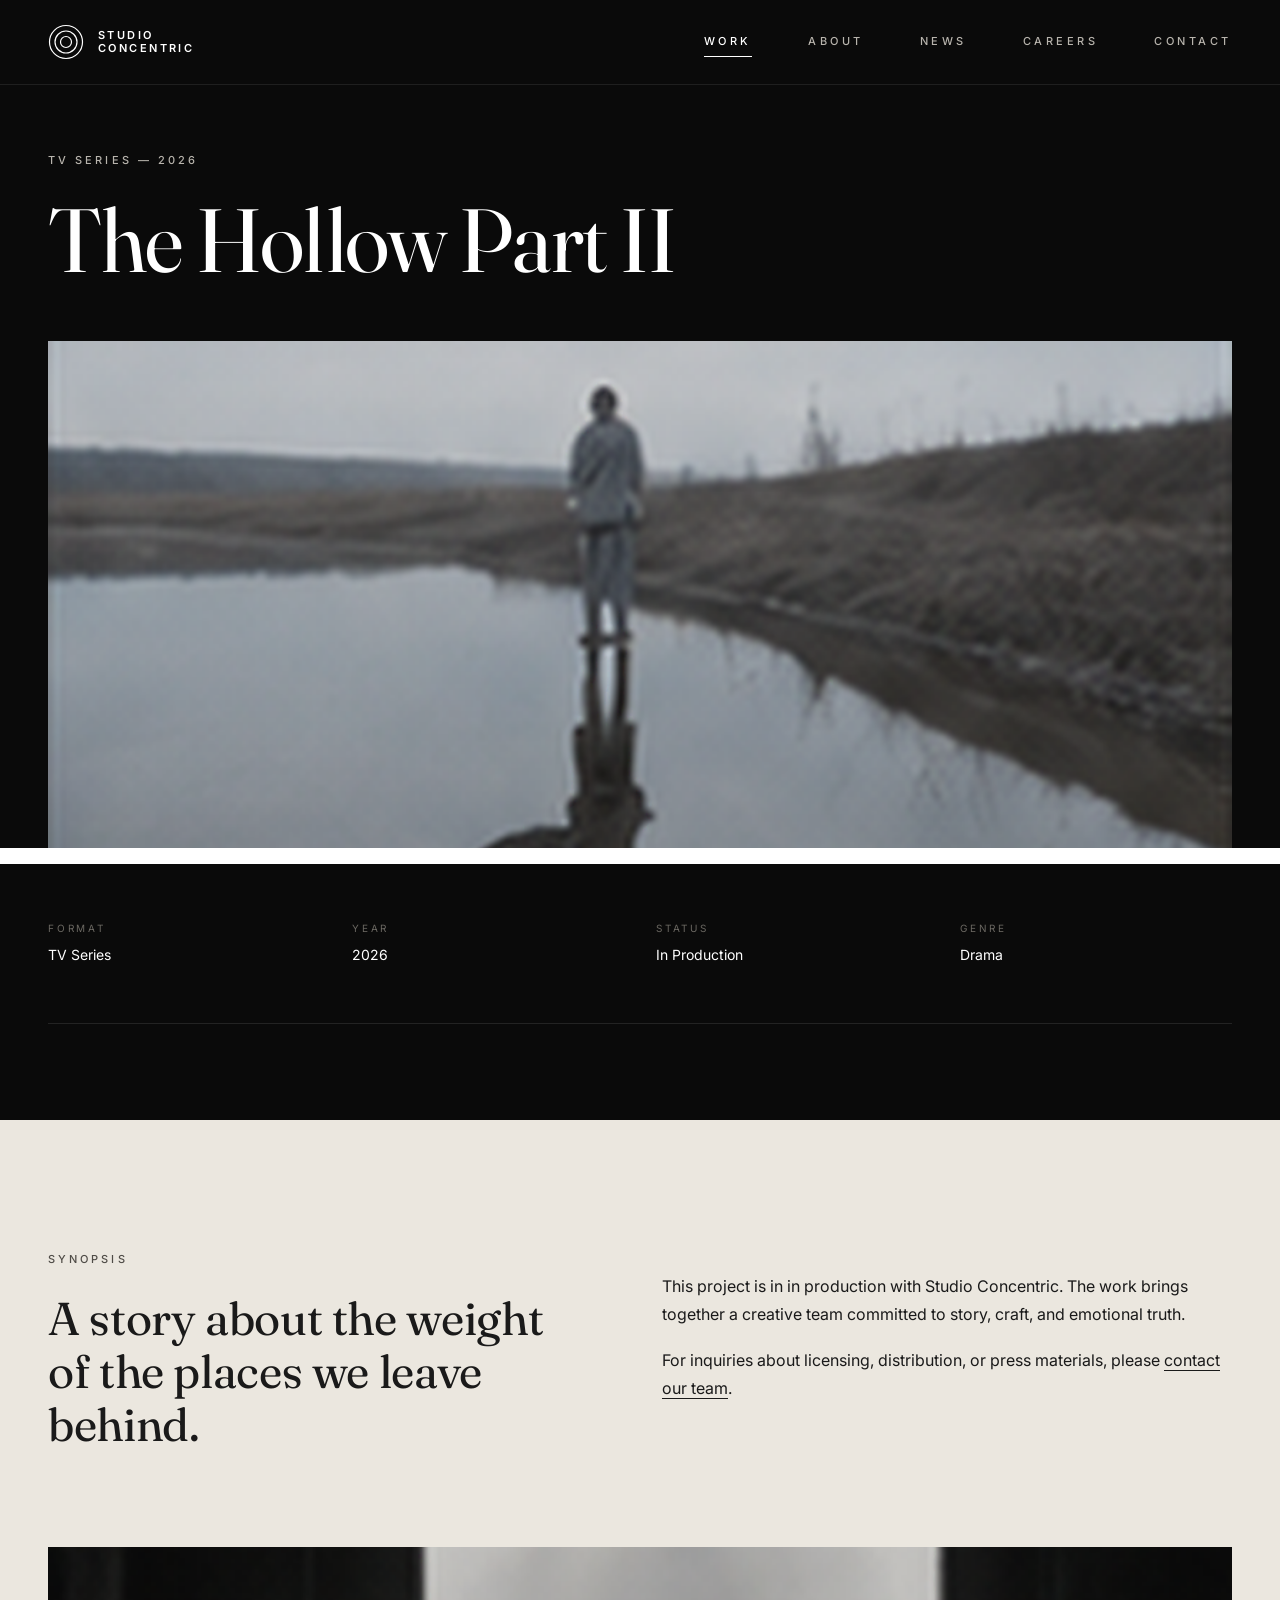
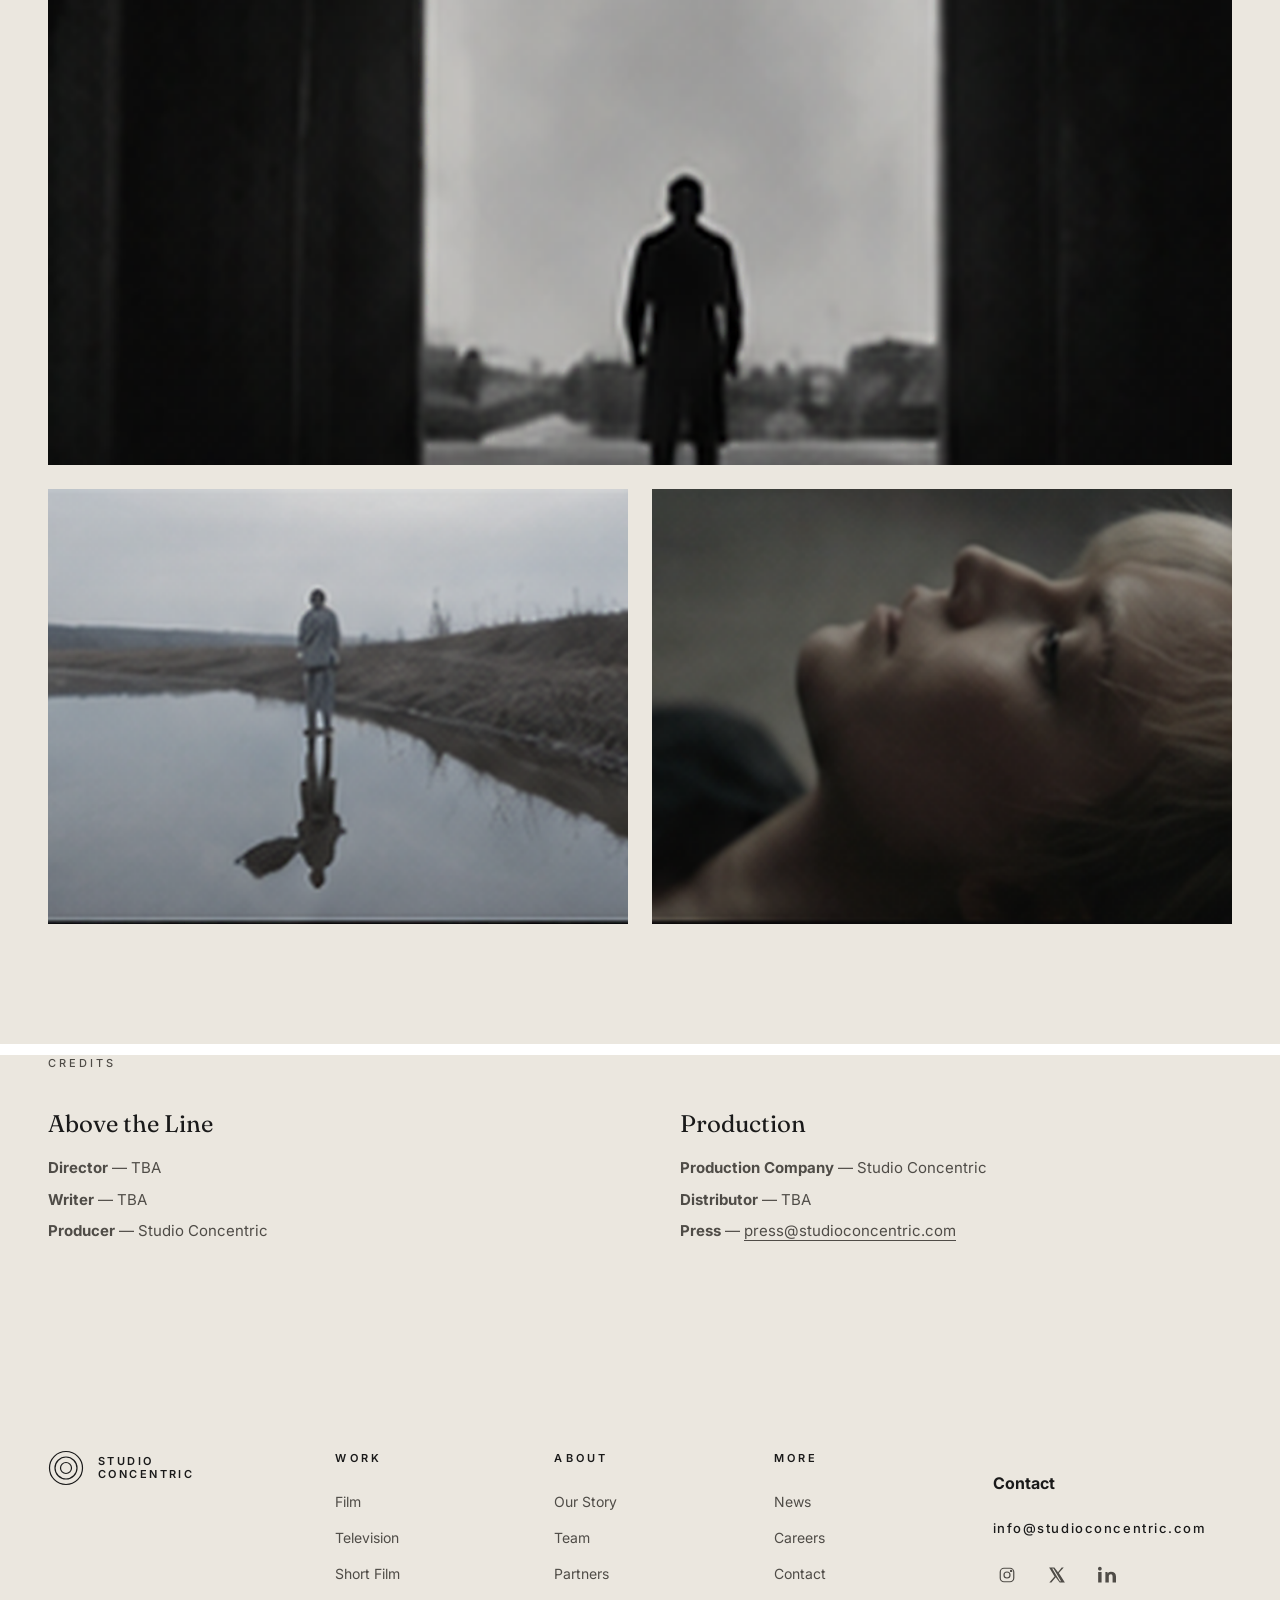
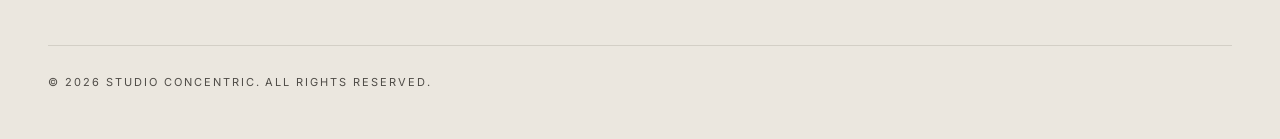
<file: work/the-hollow.html>
<!DOCTYPE html>
<html lang="en">
<head>
  <meta charset="utf-8">
  <meta name="viewport" content="width=device-width, initial-scale=1">
  <title>The Hollow Part II — Studio Concentric</title>
  <meta name="description" content="The Hollow Part II. A tv series project from Studio Concentric.">
  <link rel="canonical" href="https://www.studioconcentric.com/work/the-hollow.html">
  <link rel="preconnect" href="https://fonts.googleapis.com">
  <link rel="preconnect" href="https://fonts.gstatic.com" crossorigin>
  <link href="https://fonts.googleapis.com/css2?family=Fraunces:opsz,wght@9..144,300;9..144,400;9..144,500&family=Inter:wght@400;500;600&display=swap" rel="stylesheet">
  <link rel="stylesheet" href="../styles.css">
  <link rel="stylesheet" href="../images/_placeholders.css">
  <meta property="og:type" content="website">
  <meta property="og:url" content="https://www.studioconcentric.com/work/the-hollow.html">
  <meta property="og:title" content="The Hollow Part II — Studio Concentric">
  <meta property="og:description" content="The Hollow Part II. A tv series project from Studio Concentric.">
  <meta name="twitter:card" content="summary_large_image">
</head>
<body>
<header class="site-header">
  <div class="wrap">
    <a href="../index.html" class="brand" aria-label="Studio Concentric — home">
      <svg class="brand-mark" viewBox="0 0 36 36" aria-hidden="true">
        <circle cx="18" cy="18" r="16.5"/>
        <circle cx="18" cy="18" r="11"/>
        <circle cx="18" cy="18" r="5.5"/>
      </svg>
      <span class="brand-word"><span>Studio</span><span>Concentric</span></span>
    </a>
    <nav class="nav" id="primary-nav">
      <a href="../work.html" class="active">Work</a>
      <a href="../about.html">About</a>
      <a href="../news.html">News</a>
      <a href="../careers.html">Careers</a>
      <a href="../contact.html">Contact</a>
    </nav>
    <button class="nav-toggle" aria-controls="primary-nav" aria-expanded="false" onclick="this.setAttribute('aria-expanded', this.getAttribute('aria-expanded')==='true'?'false':'true'); document.getElementById('primary-nav').classList.toggle('is-open')">Menu</button>
  </div>
</header>

<section class="bg-ink" style="padding-top: 56px;">
  <div class="wrap">
    <p class="eyebrow" style="margin-bottom: 24px; color: var(--text-2);">TV Series — 2026</p>
    <h1 class="h-display" style="color: var(--text); max-width: 18ch; margin-bottom: 56px;">The Hollow Part II</h1>
    <div class="project-hero__media ph-card-1"></div>
  </div>
</section>

<section class="bg-ink" style="padding-bottom: 80px;">
  <div class="wrap">
    <dl class="project-meta">
      <div><dt>Format</dt><dd>TV Series</dd></div>
      <div><dt>Year</dt><dd>2026</dd></div>
      <div><dt>Status</dt><dd>In Production</dd></div>
      <div><dt>Genre</dt><dd>Drama</dd></div>
    </dl>
  </div>
</section>

<section class="section bg-bone">
  <div class="wrap">
    <div class="split">
      <div>
        <p class="eyebrow" style="margin-bottom: 24px;">Synopsis</p>
        <h2 class="h2">A story about the weight of the places we leave behind.</h2>
      </div>
      <div class="prose">
        <p>This project is in in production with Studio Concentric. The work brings together a creative team committed to story, craft, and emotional truth.</p>
        <p>For inquiries about licensing, distribution, or press materials, please <a href="{root}contact.html">contact our team</a>.</p>
      </div>
    </div>

    <div class="project-gallery" style="margin-top: 96px;">
      <div class="ph-card-3"></div>
      <div class="ph-card-1"></div>
      <div class="ph-card-4"></div>
    </div>
  </div>
</section>

<section class="section bg-bone" style="padding-top: 0;">
  <div class="wrap">
    <p class="eyebrow" style="margin-bottom: 32px;">Credits</p>
    <div class="contact-grid">
      
      <div class="contact-block">
        <h3>Above the Line</h3>
        <p><strong>Director</strong> — TBA</p>
        <p><strong>Writer</strong> — TBA</p>
        <p><strong>Producer</strong> — Studio Concentric</p>
      </div>
      <div class="contact-block">
        <h3>Production</h3>
        <p><strong>Production Company</strong> — Studio Concentric</p>
        <p><strong>Distributor</strong> — TBA</p>
        <p><strong>Press</strong> — <a href="mailto:press@studioconcentric.com">press@studioconcentric.com</a></p>
      </div>

    </div>
  </div>
</section>

<footer class="site-footer">
  <div class="wrap">
    <div class="footer-grid">
      <div class="footer-brand">
        <a href="../index.html" class="brand" aria-label="Studio Concentric — home">
          <svg class="brand-mark" viewBox="0 0 36 36" aria-hidden="true">
            <circle cx="18" cy="18" r="16.5"/>
            <circle cx="18" cy="18" r="11"/>
            <circle cx="18" cy="18" r="5.5"/>
          </svg>
          <span class="brand-word"><span>Studio</span><span>Concentric</span></span>
        </a>
      </div>
      <div class="footer-col">
        <h4>Work</h4>
        <ul>
          <li><a href="../work.html?cat=film">Film</a></li>
          <li><a href="../work.html?cat=television">Television</a></li>
          <li><a href="../work.html?cat=short-film">Short Film</a></li>
        </ul>
      </div>
      <div class="footer-col">
        <h4>About</h4>
        <ul>
          <li><a href="../about.html#story">Our Story</a></li>
          <li><a href="../about.html#team">Team</a></li>
          <li><a href="../about.html#partners">Partners</a></li>
        </ul>
      </div>
      <div class="footer-col">
        <h4>More</h4>
        <ul>
          <li><a href="../news.html">News</a></li>
          <li><a href="../careers.html">Careers</a></li>
          <li><a href="../contact.html">Contact</a></li>
        </ul>
      </div>
      <div class="footer-contact">
        <h4>Contact</h4>
        <p class="email"><a href="mailto:info@studioconcentric.com">info@studioconcentric.com</a></p>
        <div class="socials">
          <a href="https://www.instagram.com/" aria-label="Instagram" target="_blank" rel="noopener">
            <svg viewBox="0 0 24 24" fill="none" stroke="currentColor" stroke-width="1.6" stroke-linecap="round" stroke-linejoin="round"><rect x="3" y="3" width="18" height="18" rx="5"/><circle cx="12" cy="12" r="4"/><circle cx="17.5" cy="6.5" r=".8" fill="currentColor"/></svg>
          </a>
          <a href="https://x.com/" aria-label="X" target="_blank" rel="noopener">
            <svg viewBox="0 0 24 24" fill="currentColor"><path d="M18.244 2H21l-6.52 7.46L22.5 22h-6.875l-5.39-7.07L4.5 22H1.74l7.01-8.01L1.5 2h6.99l4.87 6.45L18.244 2zm-2.41 18.4h1.62L7.27 3.46H5.55L15.834 20.4z"/></svg>
          </a>
          <a href="https://www.linkedin.com/" aria-label="LinkedIn" target="_blank" rel="noopener">
            <svg viewBox="0 0 24 24" fill="currentColor"><path d="M4.98 3.5C4.98 4.88 3.87 6 2.5 6S0 4.88 0 3.5 1.13 1 2.5 1s2.48 1.12 2.48 2.5zM.22 8h4.56v14H.22V8zM8.34 8h4.37v1.92h.06c.61-1.16 2.1-2.38 4.33-2.38C21.74 7.54 24 10 24 14.07V22h-4.56v-7.04c0-1.68-.03-3.84-2.34-3.84-2.34 0-2.7 1.83-2.7 3.72V22H9.84V8h-1.5z"/></svg>
          </a>
        </div>
      </div>
    </div>
    <div class="footer-bottom">
      © 2026 Studio Concentric. All rights reserved.
    </div>
  </div>
</footer>

</body>
</html>
</file>
<file: styles.css>
/* =========================================================
   STUDIO CONCENTRIC — design system
   ========================================================= */

:root {
  --ink:        #0a0a0a;     /* near-black, primary dark bg */
  --ink-2:      #141414;     /* card / footer-on-dark */
  --ink-3:      #1f1f1f;     /* subtle borders on dark */
  --bone:       #ebe7df;     /* light section bg */
  --bone-2:     #f4f1ea;     /* lighter alt */
  --paper:      #ffffff;
  --text:       #ffffff;     /* on dark */
  --text-2:     #b8b4ad;     /* muted on dark */
  --text-3:     #6b6862;     /* meta on dark */
  --ink-text:   #1a1a1a;     /* on light */
  --ink-text-2: #4f4c47;     /* muted on light */
  --rule:       #232323;
  --rule-light: #d3cfc6;

  --serif: 'Fraunces', 'Rufina', Georgia, serif;
  --sans:  'Inter', system-ui, -apple-system, 'Helvetica Neue', sans-serif;

  --container: 1400px;
  --gutter: 48px;
  --gutter-sm: 24px;

  --eyebrow-track: 0.28em;
  --nav-track: 0.32em;
}

/* reset ---------------------------------------------------- */
*, *::before, *::after { box-sizing: border-box; }
html, body { margin: 0; padding: 0; }
html { -webkit-text-size-adjust: 100%; scroll-behavior: smooth; }
body {
  font-family: var(--sans);
  font-size: 16px;
  line-height: 1.6;
  color: var(--ink-text);
  background: var(--paper);
  -webkit-font-smoothing: antialiased;
  -moz-osx-font-smoothing: grayscale;
}
img, svg, video { display: block; max-width: 100%; height: auto; }
a { color: inherit; text-decoration: none; }
button { font: inherit; cursor: pointer; background: none; border: 0; color: inherit; }

/* layout primitives --------------------------------------- */
.wrap { max-width: var(--container); margin: 0 auto; padding: 0 var(--gutter); }
@media (max-width: 720px) {
  .wrap { padding: 0 var(--gutter-sm); }
}

.section { padding: 120px 0; }
.section--tight { padding: 80px 0; }
@media (max-width: 720px) {
  .section { padding: 72px 0; }
  .section--tight { padding: 48px 0; }
}

.bg-ink   { background: var(--ink);   color: var(--text); }
.bg-ink-2 { background: var(--ink-2); color: var(--text); }
.bg-bone  { background: var(--bone);  color: var(--ink-text); }

/* type primitives ----------------------------------------- */
.eyebrow {
  font-family: var(--sans);
  font-size: 11px;
  font-weight: 500;
  text-transform: uppercase;
  letter-spacing: var(--eyebrow-track);
  color: var(--text-2);
}
.bg-bone .eyebrow { color: var(--ink-text-2); }

.h-display {
  font-family: var(--serif);
  font-weight: 400;
  font-size: clamp(48px, 7vw, 96px);
  line-height: 1.02;
  letter-spacing: -0.015em;
  margin: 0;
}
.h1 {
  font-family: var(--serif);
  font-weight: 400;
  font-size: clamp(40px, 5vw, 64px);
  line-height: 1.08;
  letter-spacing: -0.01em;
  margin: 0;
}
.h2 {
  font-family: var(--serif);
  font-weight: 400;
  font-size: clamp(32px, 3.6vw, 48px);
  line-height: 1.15;
  letter-spacing: -0.008em;
  margin: 0;
}
.h3 {
  font-family: var(--serif);
  font-weight: 400;
  font-size: clamp(22px, 2vw, 28px);
  line-height: 1.25;
  margin: 0;
}
.lead {
  font-size: 15px;
  line-height: 1.7;
  color: var(--text-2);
  max-width: 32ch;
}
.bg-bone .lead { color: var(--ink-text-2); }
.prose { font-size: 16px; line-height: 1.75; max-width: 68ch; }
.prose p { margin: 0 0 1.1em; }
.prose a { border-bottom: 1px solid currentColor; }

/* link / button styles ------------------------------------ */
.link-cta {
  display: inline-flex;
  align-items: center;
  font-size: 11px;
  font-weight: 500;
  text-transform: uppercase;
  letter-spacing: var(--eyebrow-track);
  padding-bottom: 6px;
  border-bottom: 1px solid currentColor;
  transition: opacity .2s ease, transform .2s ease;
}
.link-cta:hover { opacity: .7; }
.link-cta--arrow::after {
  content: "→";
  margin-left: 12px;
  font-size: 13px;
  transition: transform .2s ease;
}
.link-cta--arrow:hover::after { transform: translateX(4px); }

/* header --------------------------------------------------- */
.site-header {
  position: sticky; top: 0; z-index: 50;
  background: var(--ink);
  color: var(--text);
  border-bottom: 1px solid var(--ink-3);
}
.site-header .wrap {
  display: flex;
  align-items: center;
  justify-content: space-between;
  padding-top: 22px;
  padding-bottom: 22px;
  min-height: 84px;
}
.brand {
  display: flex; align-items: center; gap: 14px;
  color: var(--text);
}
.brand-mark { width: 36px; height: 36px; flex-shrink: 0; }
.brand-mark circle { fill: none; stroke: currentColor; stroke-width: 1.2; }
.brand-word {
  font-family: var(--sans);
  font-size: 11px;
  font-weight: 600;
  letter-spacing: 0.22em;
  line-height: 1.15;
  text-transform: uppercase;
}
.brand-word span { display: block; }
.nav {
  display: flex; gap: 56px;
}
.nav a {
  font-family: var(--sans);
  font-size: 11px;
  font-weight: 500;
  letter-spacing: var(--nav-track);
  text-transform: uppercase;
  color: var(--text-2);
  padding: 6px 0;
  border-bottom: 1px solid transparent;
  transition: color .2s ease, border-color .2s ease;
}
.nav a:hover, .nav a.active {
  color: var(--text);
  border-bottom-color: var(--text);
}
.nav-toggle { display: none; }

@media (max-width: 860px) {
  .nav { display: none; }
  .nav-toggle {
    display: block;
    color: var(--text);
    font-size: 11px;
    letter-spacing: var(--nav-track);
    text-transform: uppercase;
  }
  .nav.is-open {
    display: flex; flex-direction: column; gap: 28px;
    position: absolute; top: 100%; left: 0; right: 0;
    background: var(--ink); padding: 32px var(--gutter-sm);
    border-bottom: 1px solid var(--ink-3);
  }
}

/* hero ----------------------------------------------------- */
.hero {
  position: relative;
  min-height: 88vh;
  background: var(--ink);
  color: var(--text);
  overflow: hidden;
}
.hero__media {
  position: absolute; inset: 0;
  background-size: cover;
  background-position: center;
  filter: brightness(0.85);
}
.hero__media::after {
  content: "";
  position: absolute; inset: 0;
  background: linear-gradient(90deg, rgba(0,0,0,0.55) 0%, rgba(0,0,0,0.15) 55%, rgba(0,0,0,0) 100%);
}
.hero__inner {
  position: relative;
  z-index: 2;
  max-width: var(--container);
  margin: 0 auto;
  padding: 140px var(--gutter) 80px;
  display: grid;
  grid-template-columns: minmax(0, 560px);
}
.hero__eyebrow { margin-bottom: 32px; }
.hero__title { margin-bottom: 28px; }
.hero__lead { margin-bottom: 56px; }

/* featured work ------------------------------------------- */
.section-head {
  display: flex; align-items: baseline; justify-content: space-between;
  margin-bottom: 56px;
}
.work-grid {
  display: grid;
  grid-template-columns: repeat(4, 1fr);
  gap: 32px;
}
@media (max-width: 1100px) {
  .work-grid { grid-template-columns: repeat(2, 1fr); }
}
@media (max-width: 560px) {
  .work-grid { grid-template-columns: 1fr; gap: 40px; }
}
.work-card { display: block; color: inherit; }
.work-card__media {
  aspect-ratio: 4 / 3;
  background: var(--ink-2);
  background-size: cover;
  background-position: center;
  margin-bottom: 18px;
  overflow: hidden;
  transition: transform .4s ease;
}
.work-card:hover .work-card__media { transform: scale(1.02); }
.work-card__title {
  font-family: var(--sans);
  font-size: 13px;
  font-weight: 600;
  letter-spacing: 0.18em;
  text-transform: uppercase;
  margin: 0 0 4px;
}
.work-card__meta {
  font-family: var(--sans);
  font-size: 11px;
  letter-spacing: 0.22em;
  text-transform: uppercase;
  color: var(--text-3);
  margin: 0;
}
.bg-bone .work-card__meta { color: var(--ink-text-2); }

/* about-split (homepage) ----------------------------------- */
.split {
  display: grid;
  grid-template-columns: minmax(0, 1fr) minmax(0, 1.1fr);
  gap: 96px;
  align-items: center;
}
@media (max-width: 980px) {
  .split { grid-template-columns: 1fr; gap: 56px; }
}
.split__media {
  aspect-ratio: 16 / 10;
  background-size: cover;
  background-position: center;
  background-color: #cfcabe;
}

/* news ----------------------------------------------------- */
.news-grid {
  display: grid;
  grid-template-columns: repeat(4, 1fr);
  gap: 32px;
}
@media (max-width: 1100px) {
  .news-grid { grid-template-columns: repeat(2, 1fr); }
}
@media (max-width: 560px) {
  .news-grid { grid-template-columns: 1fr; }
}
.news-card { display: grid; grid-template-columns: 1fr 96px; gap: 18px; color: inherit; align-items: start; }
.news-card__date {
  font-family: var(--sans);
  font-size: 10px;
  letter-spacing: 0.28em;
  text-transform: uppercase;
  color: var(--text-3);
  margin: 0 0 12px;
}
.news-card__title {
  font-family: var(--serif);
  font-size: 18px;
  line-height: 1.35;
  margin: 0 0 18px;
  font-weight: 400;
}
.news-card__arrow { font-size: 16px; color: var(--text-2); }
.news-card__thumb {
  aspect-ratio: 1 / 1;
  background-size: cover;
  background-position: center;
  background-color: var(--ink-2);
}

/* footer --------------------------------------------------- */
.site-footer {
  background: var(--bone);
  color: var(--ink-text);
  padding: 80px 0 48px;
}
.footer-grid {
  display: grid;
  grid-template-columns: 1.4fr 1fr 1fr 1fr 1.4fr;
  gap: 48px;
  margin-bottom: 56px;
}
@media (max-width: 980px) {
  .footer-grid { grid-template-columns: 1fr 1fr; gap: 40px; }
}
.footer-brand .brand { color: var(--ink-text); }
.footer-col h4 {
  font-family: var(--sans);
  font-size: 11px;
  font-weight: 600;
  letter-spacing: var(--eyebrow-track);
  text-transform: uppercase;
  color: var(--ink-text);
  margin: 0 0 22px;
}
.footer-col ul { list-style: none; padding: 0; margin: 0; display: flex; flex-direction: column; gap: 10px; }
.footer-col a { color: var(--ink-text-2); font-size: 14px; transition: color .2s ease; }
.footer-col a:hover { color: var(--ink-text); }
.footer-contact .email {
  font-family: var(--sans);
  font-size: 13px;
  font-weight: 500;
  letter-spacing: 0.12em;
  margin: 0 0 22px;
  word-break: break-all;
}
.socials { display: flex; gap: 22px; }
.socials a {
  display: inline-flex; align-items: center; justify-content: center;
  width: 28px; height: 28px; color: var(--ink-text-2);
  transition: color .2s ease;
}
.socials a:hover { color: var(--ink-text); }
.socials svg { width: 18px; height: 18px; }
.footer-bottom {
  border-top: 1px solid var(--rule-light);
  padding-top: 28px;
  font-size: 11px;
  letter-spacing: 0.18em;
  text-transform: uppercase;
  color: var(--ink-text-2);
}

/* page hero (sub-pages) ------------------------------------ */
.page-hero {
  background: var(--ink); color: var(--text);
  padding: 140px 0 96px;
}
.page-hero .eyebrow { margin-bottom: 28px; }
.page-hero__title { max-width: 18ch; }
.page-hero__lead { margin-top: 32px; max-width: 56ch; font-size: 17px; line-height: 1.65; color: var(--text-2); }

/* work index (large editorial grid) ----------------------- */
.work-list {
  display: grid;
  grid-template-columns: repeat(2, 1fr);
  gap: 56px 48px;
}
@media (max-width: 720px) {
  .work-list { grid-template-columns: 1fr; gap: 40px; }
}
.work-list .work-card__media { aspect-ratio: 16 / 10; margin-bottom: 22px; }
.work-list .work-card__title { font-family: var(--serif); font-size: 24px; letter-spacing: -0.005em; text-transform: none; font-weight: 400; margin-bottom: 6px; }

/* project detail ------------------------------------------ */
.project-hero__media {
  aspect-ratio: 21 / 9;
  background-size: cover; background-position: center;
  background-color: var(--ink-2);
}
.project-meta {
  display: grid; grid-template-columns: repeat(4, 1fr); gap: 32px;
  padding: 56px 0; border-bottom: 1px solid var(--rule);
}
@media (max-width: 720px) { .project-meta { grid-template-columns: repeat(2, 1fr); } }
.project-meta dt { font-size: 10px; letter-spacing: 0.28em; text-transform: uppercase; color: var(--text-3); margin-bottom: 8px; }
.project-meta dd { margin: 0; font-size: 14px; color: var(--text); }
.project-gallery {
  display: grid; grid-template-columns: 1fr 1fr; gap: 24px; margin-top: 56px;
}
.project-gallery > div {
  aspect-ratio: 4 / 3;
  background-size: cover; background-position: center;
  background-color: var(--ink-2);
}
.project-gallery > div:first-child { grid-column: 1 / -1; aspect-ratio: 16 / 7; }
@media (max-width: 720px) {
  .project-gallery { grid-template-columns: 1fr; }
  .project-gallery > div:first-child { aspect-ratio: 16 / 10; }
}

/* about page ---------------------------------------------- */
.intro-quote {
  font-family: var(--serif);
  font-size: clamp(28px, 3.4vw, 44px);
  line-height: 1.25;
  font-weight: 400;
  max-width: 22ch;
  margin: 0;
}
.team-grid {
  display: grid; grid-template-columns: repeat(4, 1fr); gap: 40px 32px;
}
@media (max-width: 980px) { .team-grid { grid-template-columns: repeat(2, 1fr); } }
@media (max-width: 480px) { .team-grid { grid-template-columns: 1fr; } }
.team-card__media {
  aspect-ratio: 4 / 5;
  background-color: #cfcabe;
  background-size: cover; background-position: center;
  margin-bottom: 18px;
  filter: grayscale(1);
}
.team-card__name { font-size: 14px; font-weight: 600; letter-spacing: 0.06em; margin: 0 0 4px; color: var(--ink-text); }
.team-card__role { font-size: 11px; letter-spacing: 0.22em; text-transform: uppercase; color: var(--ink-text-2); margin: 0; }
.partner-marquee {
  display: grid; grid-template-columns: repeat(6, 1fr); gap: 32px; align-items: center;
  padding: 56px 0; border-top: 1px solid var(--rule-light); border-bottom: 1px solid var(--rule-light);
}
@media (max-width: 720px) { .partner-marquee { grid-template-columns: repeat(3, 1fr); gap: 28px; } }
.partner {
  font-family: var(--serif); font-style: italic; font-weight: 400;
  font-size: 18px; color: var(--ink-text-2); text-align: center; opacity: .8;
}

/* news index ---------------------------------------------- */
.news-list {
  display: grid; grid-template-columns: 1fr 1fr; gap: 56px 48px;
}
@media (max-width: 720px) { .news-list { grid-template-columns: 1fr; gap: 40px; } }
.news-item__media {
  aspect-ratio: 16 / 10;
  background-color: var(--ink-2);
  background-size: cover; background-position: center;
  margin-bottom: 22px;
}
.news-item__date { font-size: 10px; letter-spacing: 0.28em; text-transform: uppercase; color: var(--text-3); margin: 0 0 14px; }
.bg-bone .news-item__date { color: var(--ink-text-2); }
.news-item__title { font-family: var(--serif); font-size: 28px; line-height: 1.2; font-weight: 400; margin: 0 0 14px; }
.news-item__excerpt { font-size: 15px; line-height: 1.6; color: var(--text-2); margin: 0; }
.bg-bone .news-item__excerpt { color: var(--ink-text-2); }

/* post (news article) ------------------------------------- */
.article {
  max-width: 720px; margin: 0 auto; padding: 100px var(--gutter);
}
.article h1 { font-family: var(--serif); font-weight: 400; font-size: clamp(36px, 4.5vw, 56px); line-height: 1.12; margin: 0 0 24px; letter-spacing: -0.005em; }
.article .meta { font-size: 11px; letter-spacing: 0.28em; text-transform: uppercase; color: var(--text-3); margin: 0 0 56px; }
.article p { font-size: 17px; line-height: 1.75; margin: 0 0 1.2em; color: var(--text); }
.article .lede { font-family: var(--serif); font-size: 22px; line-height: 1.45; color: var(--text); }
.bg-bone.article p, .bg-bone .article p { color: var(--ink-text); }

/* careers ------------------------------------------------- */
.roles {
  display: grid; grid-template-columns: 1fr; gap: 0;
  border-top: 1px solid var(--rule-light);
}
.role {
  display: grid; grid-template-columns: 1.4fr 1fr 1fr auto;
  align-items: center; gap: 32px;
  padding: 32px 0;
  border-bottom: 1px solid var(--rule-light);
}
@media (max-width: 720px) { .role { grid-template-columns: 1fr; gap: 8px; padding: 24px 0; } }
.role__title { font-family: var(--serif); font-size: 22px; font-weight: 400; margin: 0; }
.role__meta { font-size: 12px; letter-spacing: 0.18em; text-transform: uppercase; color: var(--ink-text-2); margin: 0; }

/* contact ------------------------------------------------- */
.contact-grid {
  display: grid; grid-template-columns: 1fr 1fr; gap: 80px;
}
@media (max-width: 860px) { .contact-grid { grid-template-columns: 1fr; gap: 48px; } }
.contact-block h3 { font-family: var(--serif); font-size: 24px; font-weight: 400; margin: 0 0 12px; }
.contact-block p, .contact-block a { font-size: 15px; line-height: 1.7; color: var(--ink-text-2); margin: 0 0 6px; }
.contact-block a { border-bottom: 1px solid currentColor; }
.form-field {
  display: flex; flex-direction: column; gap: 8px; margin-bottom: 24px;
}
.form-field label {
  font-size: 11px; letter-spacing: 0.22em; text-transform: uppercase; color: var(--ink-text-2);
}
.form-field input, .form-field textarea {
  font: inherit; background: transparent; border: 0;
  border-bottom: 1px solid var(--rule-light);
  padding: 10px 0; color: var(--ink-text);
}
.form-field textarea { min-height: 120px; resize: vertical; }
.form-field input:focus, .form-field textarea:focus { outline: 0; border-bottom-color: var(--ink-text); }
.btn-primary {
  display: inline-block;
  font-size: 11px; font-weight: 600; letter-spacing: var(--eyebrow-track); text-transform: uppercase;
  background: var(--ink); color: var(--paper);
  padding: 18px 36px;
  transition: background .2s ease;
}
.btn-primary:hover { background: #222; }

/* 404 ------------------------------------------------------ */
.notfound { display: grid; place-items: center; min-height: 70vh; text-align: center; padding: 80px var(--gutter); }
.notfound h1 { font-family: var(--serif); font-size: clamp(80px, 14vw, 200px); line-height: 1; margin: 0 0 16px; font-weight: 400; }
.notfound p { font-size: 13px; letter-spacing: 0.28em; text-transform: uppercase; color: var(--text-3); margin: 0 0 40px; }

/* utilities ----------------------------------------------- */
.divider-light { height: 1px; background: var(--rule-light); }
.divider-dark  { height: 1px; background: var(--rule); }
.text-center { text-align: center; }
.mt-0 { margin-top: 0; } .mt-1 { margin-top: 16px; } .mt-2 { margin-top: 32px; }
.mb-0 { margin-bottom: 0; } .mb-1 { margin-bottom: 16px; } .mb-2 { margin-bottom: 32px; }
</file>
<file: images/_placeholders.css>
/* ==========================================================================
   Studio Concentric — real asset bindings
   --------------------------------------------------------------------------
   These classes connect the markup to the actual asset images. Swap any
   URL when newer artwork arrives; markup never changes.
   ========================================================================== */

/* HERO */
.ph-hero {
  background-color: #050505;
  background-image: url("hero-background.png");
  background-size: cover;
  background-position: center;
}

/* FEATURED WORK CARDS */
.ph-card-1 {
  background-color: #14181f;
  background-image: url("featured-the-hollow.png");
  background-size: cover;
  background-position: center;
}
.ph-card-2 {
  background-color: #1f1410;
  background-image: url("featured-all-this-time.png");
  background-size: cover;
  background-position: center;
}
.ph-card-3 {
  background-color: #0e1218;
  background-image: url("featured-liminal.png");
  background-size: cover;
  background-position: center;
}
.ph-card-4 {
  background-color: #1a1820;
  background-image: url("featured-echoes.png");
  background-size: cover;
  background-position: center;
}

/* ABOUT — eclipse / horizon */
.ph-about {
  background-color: #b8b0a0;
  background-image: url("about-eclipse.png");
  background-size: cover;
  background-position: center;
}

/* NEWS THUMBNAILS */
.ph-news-1 {
  background-color: #1c1810;
  background-image: url("news-first-look.png");
  background-size: cover;
  background-position: center;
}
.ph-news-2 {
  background-color: #0a1418;
  background-image: url("news-cannes.png");
  background-size: cover;
  background-position: center;
}
.ph-news-3 {
  background-color: #1c1816;
  background-image: url("news-echoes-production.png");
  background-size: cover;
  background-position: center;
}
/* News slot #4 reuses the first-look image until a fourth asset arrives. */
.ph-news-4 {
  background-color: #1c1810;
  background-image: url("news-first-look.png");
  background-size: cover;
  background-position: center;
  filter: hue-rotate(180deg) brightness(0.85);
}
</file>
